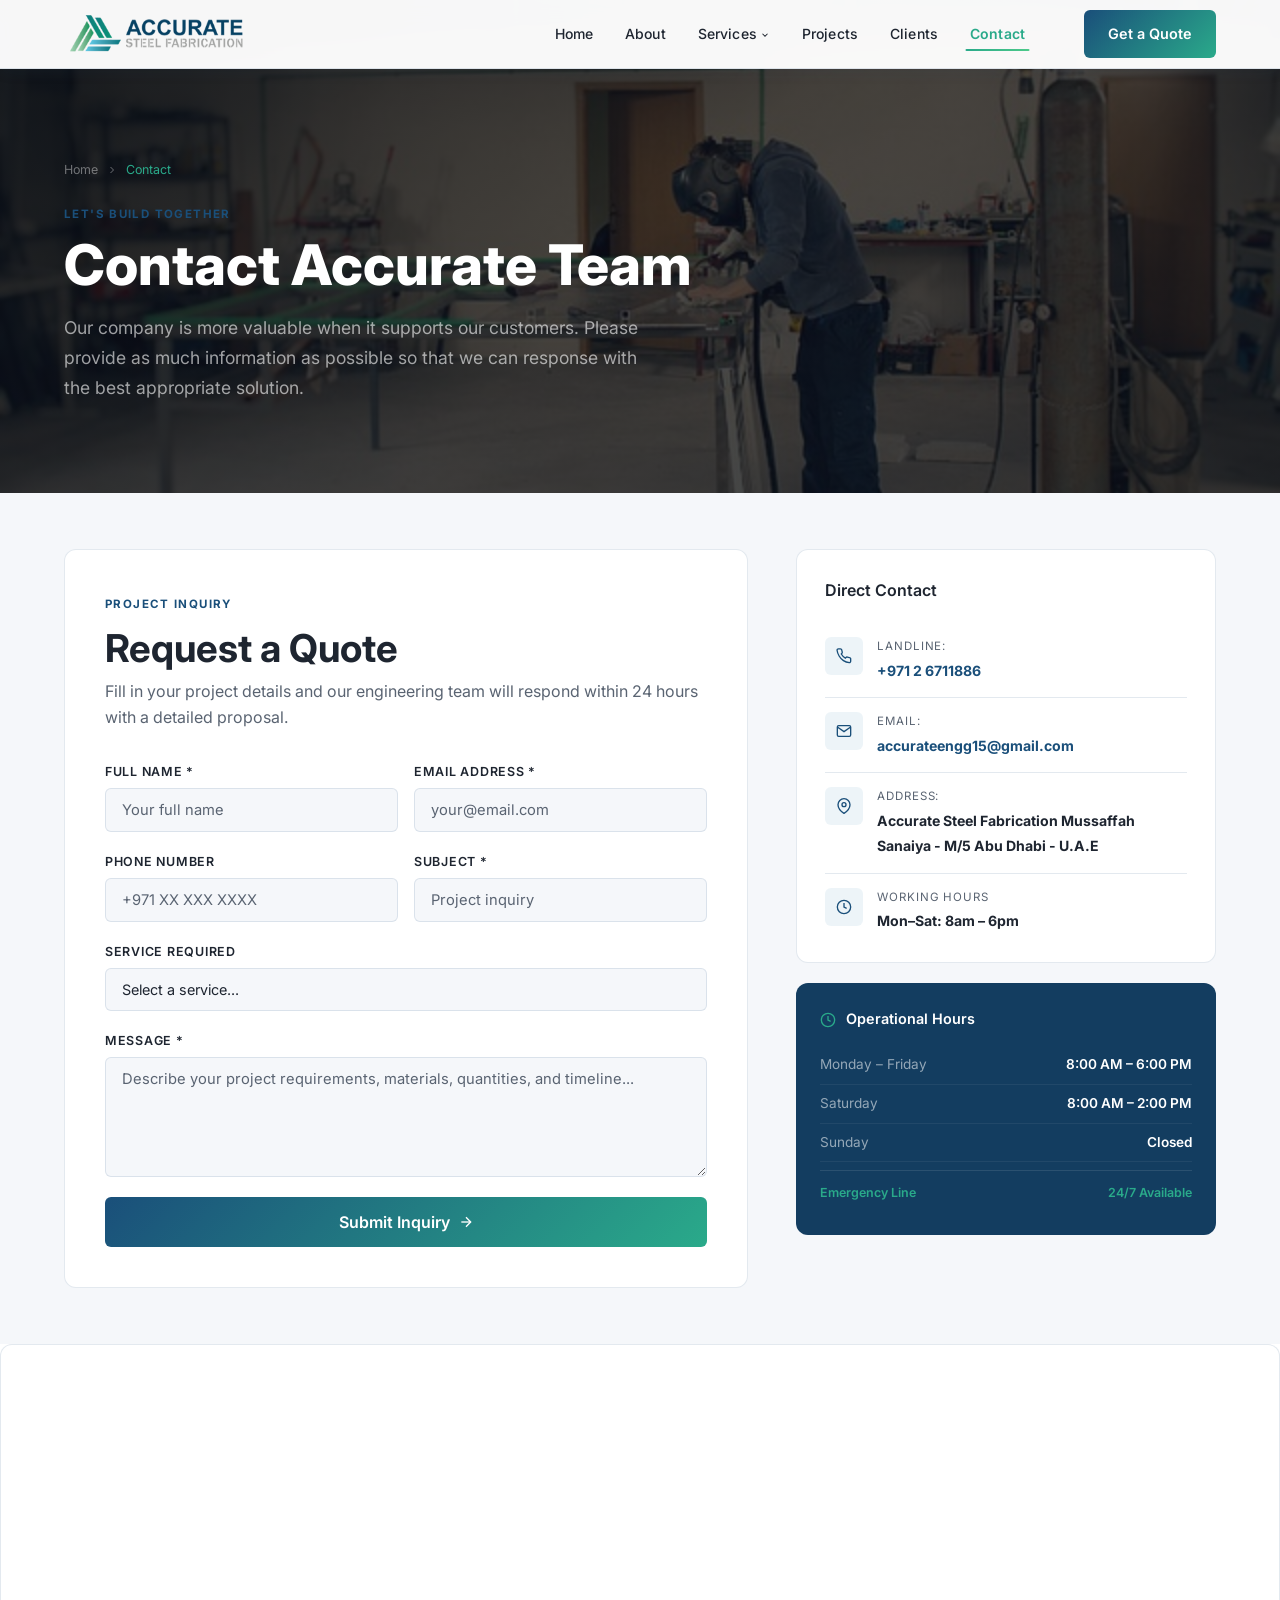
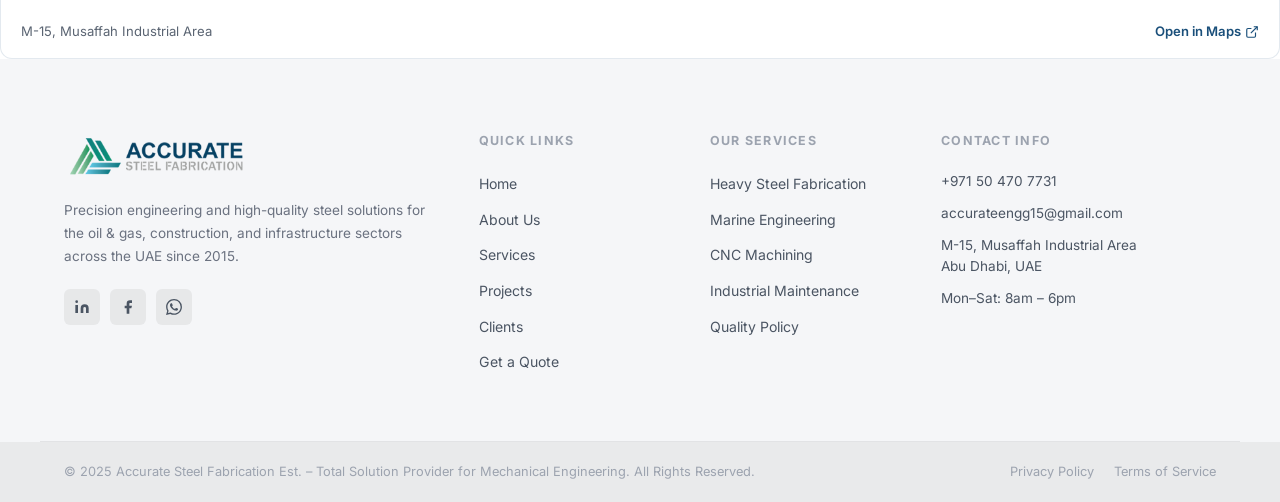
<file: contact.html>
<!DOCTYPE html>
<html lang="en">

<head>
  <meta charset="UTF-8" />
  <meta name="viewport" content="width=device-width, initial-scale=1.0" />
  <title>Contact Us | Accurate Steel Fabrication EST</title>
  <link rel="stylesheet" href="css/main.css" />
  <link rel="stylesheet" href="css/pages.css" />
  <link rel="preconnect" href="https://fonts.googleapis.com" />
  <link href="https://fonts.googleapis.com/css2?family=Inter:wght@400;500;600;700;800&display=swap" rel="stylesheet" />
</head>

<body>

  <!-- ===== HEADER ===== -->
  <header class="site-header" id="site-header">
    <div class="container nav-container">
      <a href="index.html" class="logo">
        <img src="images/logo.png" alt="Accurate Steel Fabrication" class="logo-img"
          onerror="this.style.display='none';this.nextElementSibling.style.display='flex'">
        <span class="logo-fallback">
          <span class="logo-mark">ASF</span>
          <span class="logo-text">Accurate Steel<br><small>Fabrication EST</small></span>
        </span>
      </a>
      <nav class="main-nav" id="main-nav">
        <a href="index.html">Home</a>
        <a href="about.html">About</a>
        <div class="nav-has-dropdown">
          <a href="services.html">Services<svg class="nav-chevron" viewBox="0 0 24 24" fill="none" stroke="currentColor" stroke-width="2.5"><polyline points="6 9 12 15 18 9"/></svg></a>
          <div class="nav-dropdown">
            <a href="services.html#fabrication" class="nav-dropdown-item">
              <span class="nav-dd-icon"><svg viewBox="0 0 24 24" fill="none" stroke="currentColor" stroke-width="2"><rect x="2" y="7" width="20" height="14" rx="2"/><path d="M16 7V5a2 2 0 0 0-4 0v2M8 7V5a2 2 0 0 0-4 0v2"/></svg></span>
              <span class="nav-dd-text"><strong>Steel Fabrication</strong><span>Structural & heavy steelwork</span></span>
            </a>
            <a href="services.html#marine" class="nav-dropdown-item">
              <span class="nav-dd-icon"><svg viewBox="0 0 24 24" fill="none" stroke="currentColor" stroke-width="2"><path d="M3 17l3-3 4 4 4-4 3 3"/><path d="M21 12V7H3v5"/></svg></span>
              <span class="nav-dd-text"><strong>Marine Engineering</strong><span>Ship repair & offshore</span></span>
            </a>
            <a href="services.html#cnc" class="nav-dropdown-item">
              <span class="nav-dd-icon"><svg viewBox="0 0 24 24" fill="none" stroke="currentColor" stroke-width="2"><circle cx="12" cy="12" r="3"/><path d="M19.07 4.93a10 10 0 0 1 0 14.14M4.93 4.93a10 10 0 0 0 0 14.14"/></svg></span>
              <span class="nav-dd-text"><strong>CNC Machining</strong><span>Precision ±0.01mm</span></span>
            </a>
            <a href="services.html#maintenance" class="nav-dropdown-item">
              <span class="nav-dd-icon"><svg viewBox="0 0 24 24" fill="none" stroke="currentColor" stroke-width="2"><path d="M14.7 6.3a1 1 0 0 0 0 1.4l1.6 1.6a1 1 0 0 0 1.4 0l3.77-3.77a6 6 0 0 1-7.94 7.94l-6.91 6.91a2.12 2.12 0 0 1-3-3l6.91-6.91a6 6 0 0 1 7.94-7.94l-3.76 3.76z"/></svg></span>
              <span class="nav-dd-text"><strong>Maintenance</strong><span>AMC & emergency services</span></span>
            </a>
            <div class="nav-dropdown-divider"></div>
            <a href="services.html" class="nav-dropdown-all">View All Services <svg viewBox="0 0 24 24" fill="none" stroke="currentColor" stroke-width="2.5"><line x1="5" y1="12" x2="19" y2="12"/><polyline points="12 5 19 12 12 19"/></svg></a>
          </div>
        </div>
        <a href="projects.html">Projects</a>
        <a href="clients.html">Clients</a>
        <a href="contact.html" class="active">Contact</a>
      </nav>
      <a href="contact.html" class="btn btn-primary nav-cta">Get a Quote</a>
      <button class="hamburger" id="hamburger" aria-label="Toggle menu">
        <span></span><span></span><span></span>
      </button>
    </div>
  </header>

  <!-- ===== PAGE HERO ===== -->
  <section class="page-hero page-hero--img">
    <img src="/images/emirkrasnic-business-2168424_640.jpg" alt="Steel fabrication facility interior"
      class="page-hero-bg" loading="eager" />
    <div class="page-hero-overlay"></div>
    <div class="container page-hero-content">
      <div class="breadcrumb">
        <a href="index.html">Home</a>
        <svg viewBox="0 0 24 24" fill="none" stroke="currentColor" stroke-width="2" style="width:12px;height:12px">
          <polyline points="9 18 15 12 9 6" />
        </svg>
        <span>Contact</span>
      </div>
      <span class="section-label">Let's Build Together</span>
      <h1>Contact Accurate Team</h1>
      <p>Our company is more valuable when it supports our customers. Please provide as much information as possible so
        that we can response with the best appropriate solution.</p>
    </div>
  </section>

  <!-- ===== CONTACT MAIN ===== -->
  <section class="contact-page">
    <div class="container">
      <div class="contact-page-grid">

        <!-- RFQ FORM -->
        <div class="contact-form-wrap">
          <span class="section-label">Project Inquiry</span>
          <h2>Request a Quote</h2>
          <p>Fill in your project details and our engineering team will respond within 24 hours with a detailed
            proposal.</p>

          <form class="rfq-form contact-form" id="rfq-form" novalidate>
            <div class="form-row">
              <div class="form-group">
                <label for="full-name">Full Name *</label>
                <input type="text" id="full-name" name="full_name" placeholder="Your full name" required />
              </div>
              <div class="form-group">
                <label for="email">Email Address *</label>
                <input type="email" id="email" name="email" placeholder="your@email.com" required />
              </div>
            </div>

            <div class="form-row">
              <div class="form-group">
                <label for="phone">Phone Number</label>
                <input type="tel" id="phone" name="phone" placeholder="+971 XX XXX XXXX" />
              </div>
              <div class="form-group">
                <label for="subject">Subject *</label>
                <input type="text" id="subject" name="subject" placeholder="Project inquiry" required />
              </div>
            </div>

            <div class="form-group">
              <label for="service">Service Required</label>
              <select id="service" name="service">
                <option value="">Select a service...</option>
                <option value="fabrication">Steel Fabrication &amp; Erection</option>
                <option value="marine">Marine &amp; Offshore Engineering</option>
                <option value="cnc">Precision CNC Machining</option>
                <option value="maintenance">Industrial Maintenance</option>
                <option value="other">Other</option>
              </select>
            </div>

            <div class="form-group">
              <label for="message">Message *</label>
              <textarea id="message" name="message" rows="5" placeholder="Describe your project requirements, materials, quantities, and timeline..." required></textarea>
            </div>


            <button type="submit" class="btn btn-primary btn-lg btn-full">
              Submit Inquiry
              <svg viewBox="0 0 24 24" fill="none" stroke="currentColor" stroke-width="2">
                <line x1="5" y1="12" x2="19" y2="12" />
                <polyline points="12 5 19 12 12 19" />
              </svg>
            </button>
            <div class="form-success" id="form-success" style="display:none;">
              <svg viewBox="0 0 24 24" fill="none" stroke="currentColor" stroke-width="2">
                <polyline points="20 6 9 17 4 12" />
              </svg>
              Thank you! We'll respond within 24 hours.
            </div>
          </form>
        </div>

        <!-- SIDEBAR -->
        <div class="contact-sidebar">

          <div class="contact-info-card">
            <h3>Direct Contact</h3>
            <div class="contact-detail">
              <div class="cd-icon"><svg viewBox="0 0 24 24" fill="none" stroke="currentColor" stroke-width="2">
                  <path
                    d="M22 16.92v3a2 2 0 0 1-2.18 2 19.79 19.79 0 0 1-8.63-3.07A19.5 19.5 0 0 1 4.69 12 19.79 19.79 0 0 1 1.61 3.4 2 2 0 0 1 3.6 1.22h3a2 2 0 0 1 2 1.72c.127.96.361 1.903.7 2.81a2 2 0 0 1-.45 2.11L7.91 8.96a16 16 0 0 0 6.13 6.13l.95-.95a2 2 0 0 1 2.11-.45c.907.339 1.85.573 2.81.7A2 2 0 0 1 22 16.92z" />
                </svg></div>
              <div>
                <span>Landline: </span>
                <strong><a href="tel:+971504707731">+971 2 6711886</a></strong>
              </div>
            </div>
            <div class="contact-detail">
              <div class="cd-icon"><svg viewBox="0 0 24 24" fill="none" stroke="currentColor" stroke-width="2">
                  <path d="M4 4h16c1.1 0 2 .9 2 2v12c0 1.1-.9 2-2 2H4c-1.1 0-2-.9-2-2V6c0-1.1.9-2 2-2z" />
                  <polyline points="22,6 12,13 2,6" />
                </svg></div>
              <div>
                <span>Email: </span>
                <strong><a href="mailto:accurateengg15@gmail.com">accurateengg15@gmail.com</a></strong>
              </div>
            </div>
            <div class="contact-detail">
              <div class="cd-icon"><svg viewBox="0 0 24 24" fill="none" stroke="currentColor" stroke-width="2">
                  <path d="M21 10c0 7-9 13-9 13s-9-6-9-13a9 9 0 0 1 18 0z" />
                  <circle cx="12" cy="10" r="3" />
                </svg></div>
              <div>
                <span>Address:</span>
                <strong> Accurate Steel Fabrication Mussaffah
                  Sanaiya - M/5 Abu Dhabi - U.A.E</strong>
              </div>
            </div>
            <div class="contact-detail">
              <div class="cd-icon"><svg viewBox="0 0 24 24" fill="none" stroke="currentColor" stroke-width="2">
                  <circle cx="12" cy="12" r="10" />
                  <polyline points="12 6 12 12 16 14" />
                </svg></div>
              <div>
                <span>Working Hours</span>
                <strong>Mon–Sat: 8am – 6pm</strong>
              </div>
            </div>
          </div>



          <!-- HOURS -->
          <div class="hours-card">
            <h4>
              <svg viewBox="0 0 24 24" fill="none" stroke="currentColor" stroke-width="2"
                style="width:16px;height:16px;display:inline;vertical-align:middle;margin-right:6px;color:var(--teal)">
                <circle cx="12" cy="12" r="10" />
                <polyline points="12 6 12 12 16 14" />
              </svg>
              Operational Hours
            </h4>
            <div class="hours-row"><span>Monday – Friday</span><span>8:00 AM – 6:00 PM</span></div>
            <div class="hours-row"><span>Saturday</span><span>8:00 AM – 2:00 PM</span></div>
            <div class="hours-row"><span>Sunday</span><span class="closed">Closed</span></div>
            <div class="hours-row" style="border-top:1px solid rgba(255,255,255,0.1);margin-top:8px;padding-top:12px;">
              <span style="color:var(--teal);font-size:0.78rem;font-weight:600;">Emergency Line</span>
              <span style="color:var(--teal);font-size:0.78rem;font-weight:600;">24/7 Available</span>
            </div>
          </div>



        </div>
      </div>
    </div>
  </section>
  <!-- GOOGLE MAPS EMBED -->
  <div class="map-card">
    <iframe class="map-embed"
      src="https://www.google.com/maps/embed?pb=!1m18!1m12!1m3!1d3632.0!2d54.5!3d24.35!2m3!1f0!2f0!3f0!3m2!1i1024!2i768!4f13.1!3m3!1m2!1s0x3e5e4a0000000001%3A0x1!2sMussafah+Industrial+Area%2C+Abu+Dhabi!5e0!3m2!1sen!2sae!4v1700000000000!5m2!1sen!2sae"
      allowfullscreen="" loading="lazy" referrerpolicy="no-referrer-when-downgrade"
      title="Accurate Steel Fabrication Location - Musaffah, Abu Dhabi">
    </iframe>
    <div class="map-footer">
      <span>M-15, Musaffah Industrial Area</span>
      <a href="https://maps.google.com/?q=Musaffah+Industrial+Area+Abu+Dhabi" target="_blank" rel="noopener">
        Open in Maps
        <svg viewBox="0 0 24 24" fill="none" stroke="currentColor" stroke-width="2">
          <path d="M18 13v6a2 2 0 0 1-2 2H5a2 2 0 0 1-2-2V8a2 2 0 0 1 2-2h6" />
          <polyline points="15 3 21 3 21 9" />
          <line x1="10" y1="14" x2="21" y2="3" />
        </svg>
      </a>
    </div>
  </div>
 

  <!-- ===== FOOTER ===== -->
  <footer class="site-footer">
    <div class="container footer-grid">
      <div class="footer-brand">
        <a href="index.html" class="logo logo--light">
          <img src="images/logo.png" alt="Accurate Steel Fabrication" class="logo-img"
            onerror="this.style.display='none';this.nextElementSibling.style.display='flex'">
          <span class="logo-fallback">
            <span class="logo-mark">ASF</span>
            <span class="logo-text">Accurate Steel<br><small>Fabrication EST</small></span>
          </span>
        </a>
        <p>Precision engineering and high-quality steel solutions for the oil &amp; gas, construction, and
          infrastructure sectors across the UAE since 2015.</p>
        <div class="social-links">
          <a href="#" aria-label="LinkedIn"><svg viewBox="0 0 24 24" fill="currentColor">
              <path d="M16 8a6 6 0 0 1 6 6v7h-4v-7a2 2 0 0 0-4 0v7h-4v-7a6 6 0 0 1 6-6z" />
              <rect x="2" y="9" width="4" height="12" />
              <circle cx="4" cy="4" r="2" />
            </svg></a>
          <a href="#" aria-label="Facebook"><svg viewBox="0 0 24 24" fill="currentColor">
              <path d="M18 2h-3a5 5 0 0 0-5 5v3H7v4h3v8h4v-8h3l1-4h-4V7a1 1 0 0 1 1-1h3z" />
            </svg></a>
          <a href="https://wa.me/971504707731" target="_blank" rel="noopener" aria-label="WhatsApp"><svg viewBox="0 0 24 24" fill="currentColor">
              <path d="M17.472 14.382c-.297-.149-1.758-.867-2.03-.967-.273-.099-.471-.148-.67.15-.197.297-.767.966-.94 1.164-.173.199-.347.223-.644.075-.297-.15-1.255-.463-2.39-1.475-.883-.788-1.48-1.761-1.653-2.059-.173-.297-.018-.458.13-.606.134-.133.298-.347.446-.52.149-.174.198-.298.298-.497.099-.198.05-.371-.025-.52-.075-.149-.669-1.612-.916-2.207-.242-.579-.487-.5-.669-.51-.173-.008-.371-.01-.57-.01-.198 0-.52.074-.792.372-.272.297-1.04 1.016-1.04 2.479 0 1.462 1.065 2.875 1.213 3.074.149.198 2.096 3.2 5.077 4.487.709.306 1.262.489 1.694.625.712.227 1.36.195 1.871.118.571-.085 1.758-.719 2.006-1.413.248-.694.248-1.289.173-1.413-.074-.124-.272-.198-.57-.347m-5.421 7.403h-.004a9.87 9.87 0 0 1-5.031-1.378l-.361-.214-3.741.982.998-3.648-.235-.374a9.86 9.86 0 0 1-1.51-5.26c.001-5.45 4.436-9.884 9.888-9.884 2.64 0 5.122 1.03 6.988 2.898a9.825 9.825 0 0 1 2.893 6.994c-.003 5.45-4.437 9.884-9.885 9.884m8.413-18.297A11.815 11.815 0 0 0 12.05 0C5.495 0 .16 5.335.157 11.892c0 2.096.547 4.142 1.588 5.945L.057 24l6.305-1.654a11.882 11.882 0 0 0 5.683 1.448h.005c6.554 0 11.89-5.335 11.893-11.893a11.821 11.821 0 0 0-3.48-8.413z" />
            </svg></a>
        </div>
      </div>
      <div class="footer-col">
        <h4>Quick Links</h4>
        <ul>
          <li><a href="index.html">Home</a></li>
          <li><a href="about.html">About Us</a></li>
          <li><a href="services.html">Services</a></li>
          <li><a href="projects.html">Projects</a></li>
          <li><a href="clients.html">Clients</a></li>
          <li><a href="contact.html">Get a Quote</a></li>
        </ul>
      </div>
      <div class="footer-col">
        <h4>Our Services</h4>
        <ul>
          <li><a href="services.html#fabrication">Heavy Steel Fabrication</a></li>
          <li><a href="services.html#marine">Marine Engineering</a></li>
          <li><a href="services.html#cnc">CNC Machining</a></li>
          <li><a href="services.html#maintenance">Industrial Maintenance</a></li>
          <li><a href="about.html#quality">Quality Policy</a></li>
        </ul>
      </div>
      <div class="footer-col">
        <h4>Contact Info</h4>
        <ul class="contact-list">
          <li>+971 50 470 7731</li>
          <li>accurateengg15@gmail.com</li>
          <li>M-15, Musaffah Industrial Area<br>Abu Dhabi, UAE</li>
          <li>Mon–Sat: 8am – 6pm</li>
        </ul>
      </div>
    </div>
    <div class="footer-bottom">
      <div class="container">
        <p>&copy; 2025 Accurate Steel Fabrication Est. – Total Solution Provider for Mechanical Engineering. All Rights Reserved.</p>
        <div class="footer-links"><a href="#">Privacy Policy</a><a href="#">Terms of Service</a></div>
      </div>
    </div>
  </footer>

  <script src="js/main.js"></script>
</body>

</html>
</file>
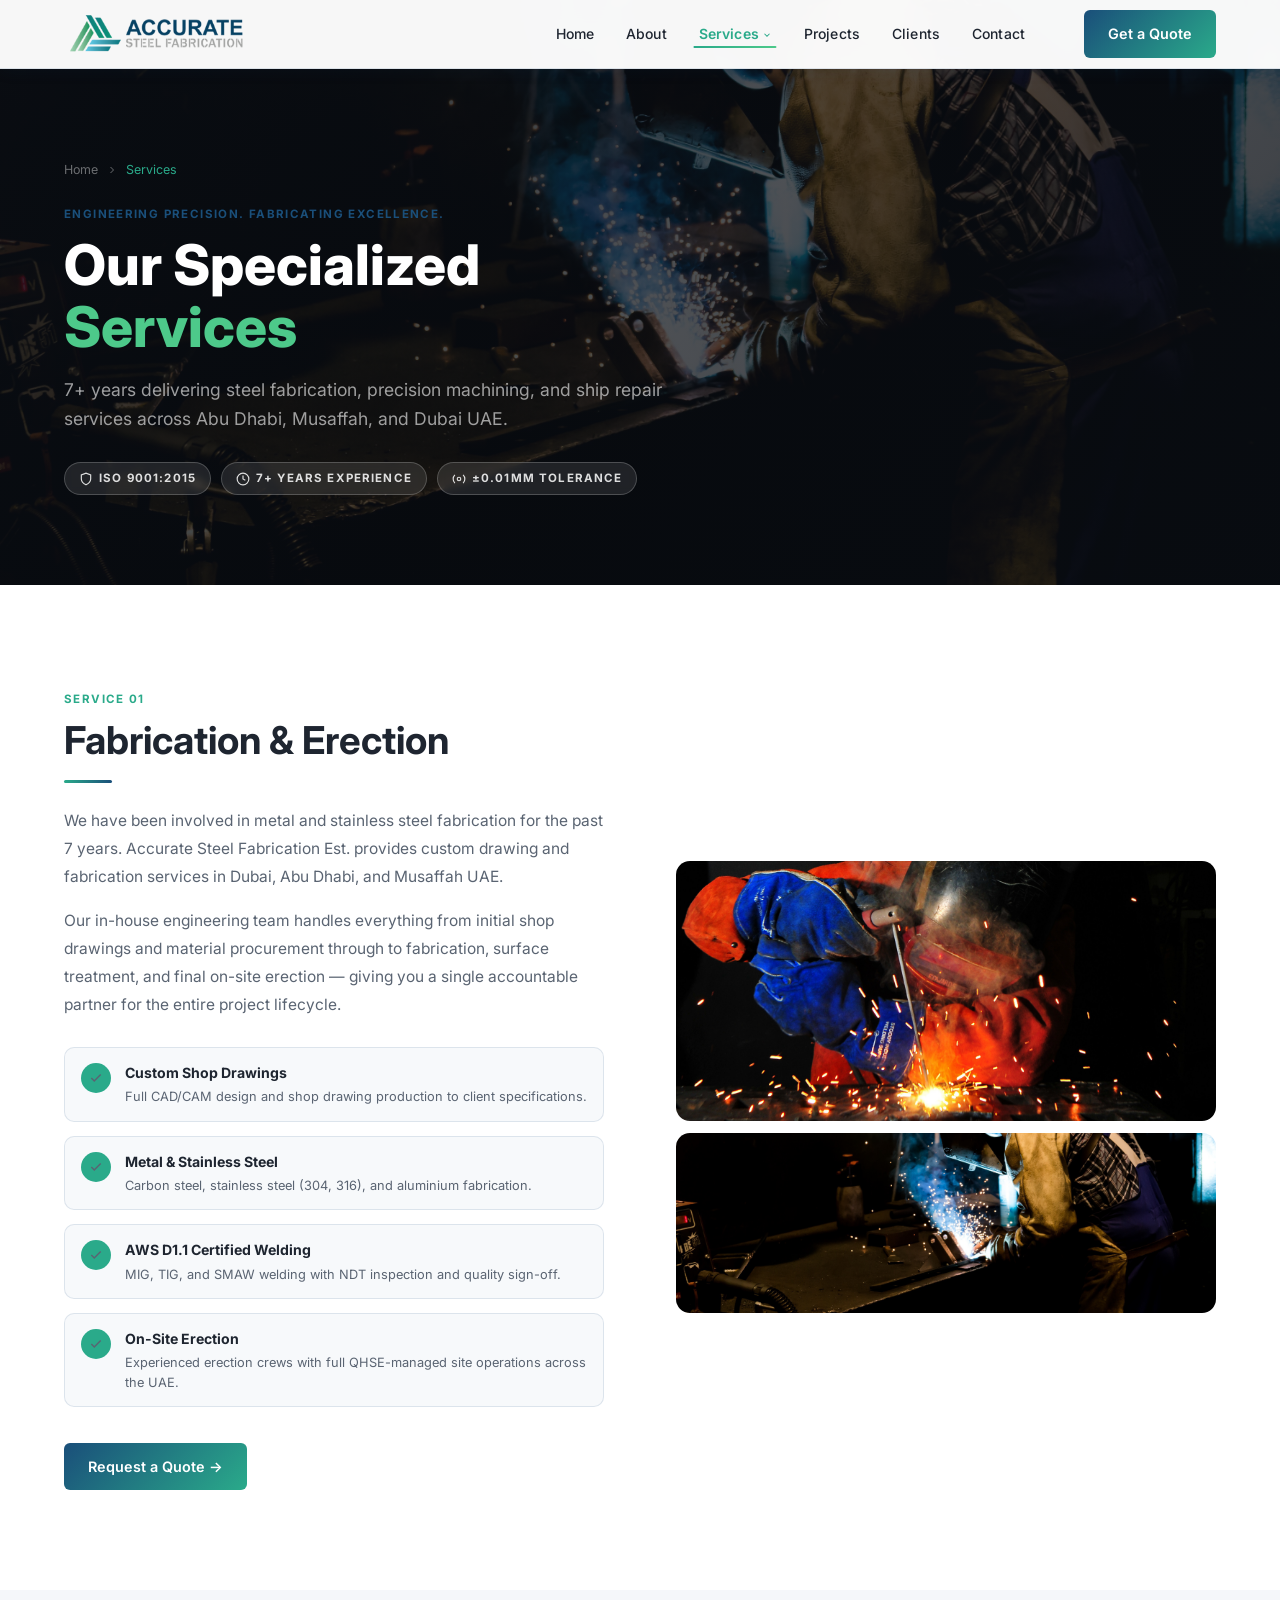
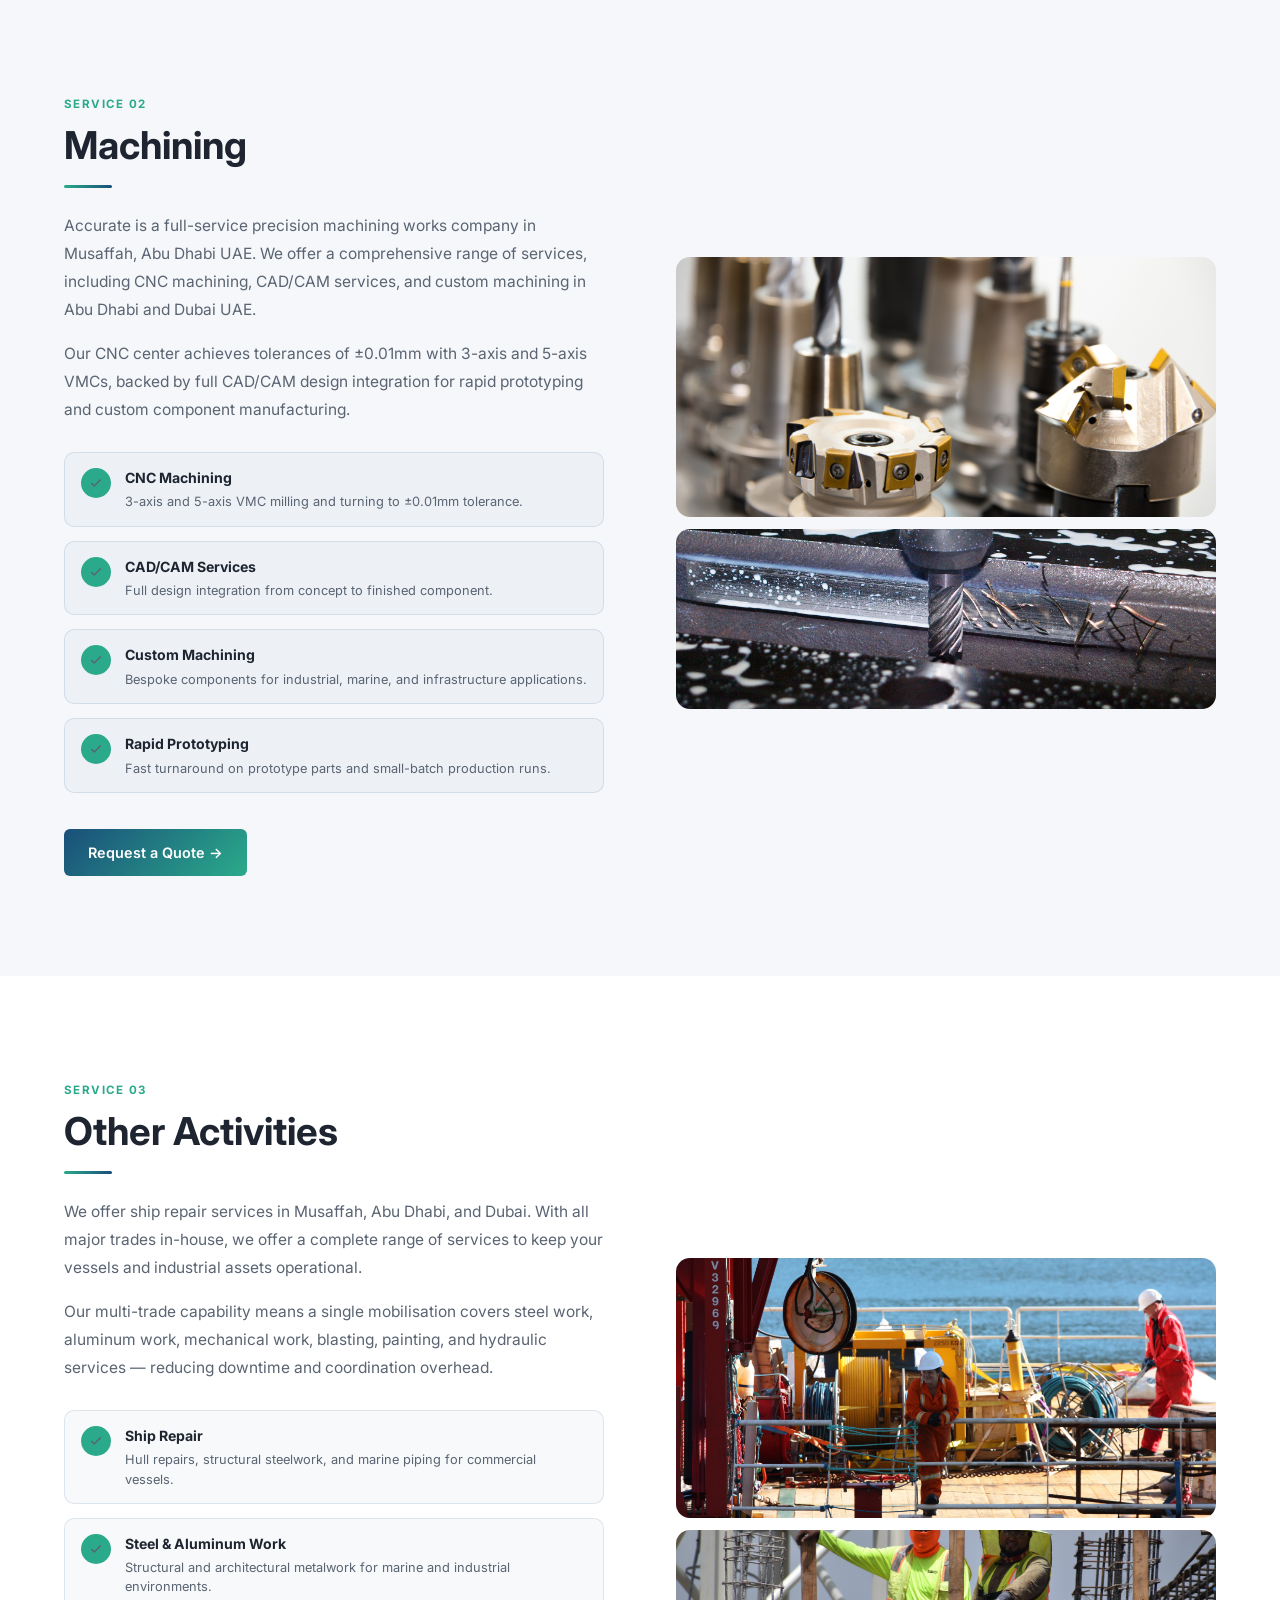
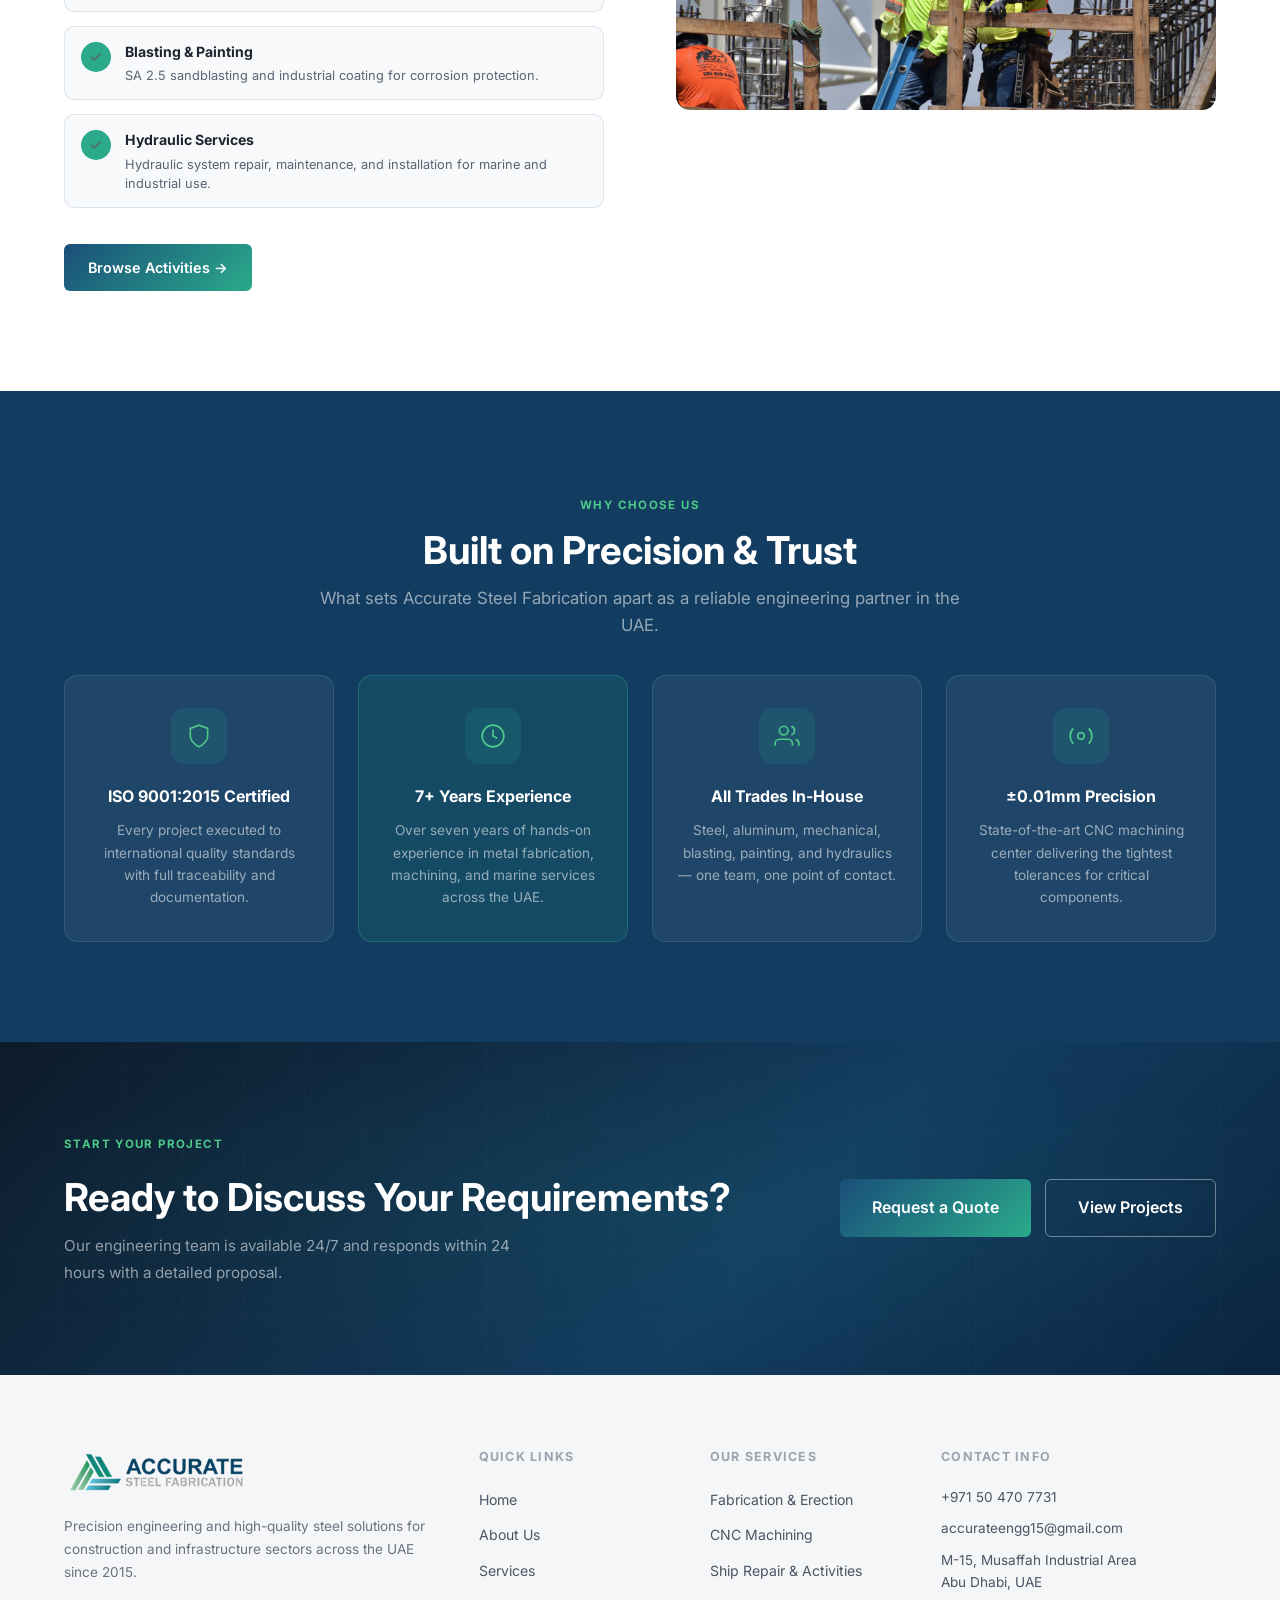
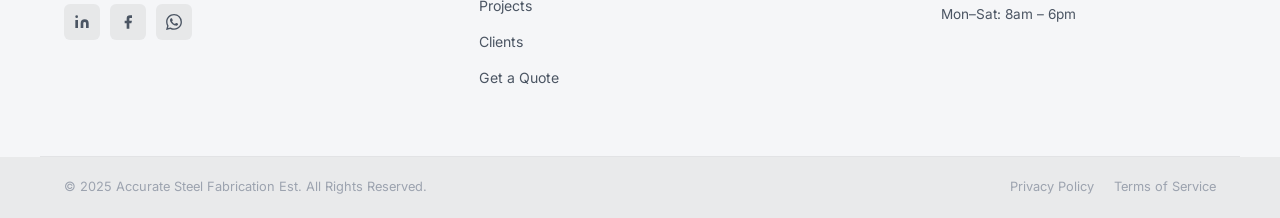
<file: services.html>
<!DOCTYPE html>
<html lang="en">

<head>
  <meta charset="UTF-8" />
  <meta name="viewport" content="width=device-width, initial-scale=1.0" />
  <title>Services | Accurate Steel Fabrication EST</title>
  <meta name="description" content="Steel fabrication & erection, precision CNC machining, and ship repair services in Musaffah, Abu Dhabi, UAE." />
  <link rel="stylesheet" href="css/main.css" />
  <link rel="stylesheet" href="css/pages.css" />
  <link rel="stylesheet" href="css/services-page.css" />
  <link rel="preconnect" href="https://fonts.googleapis.com" />
  <link href="https://fonts.googleapis.com/css2?family=Inter:wght@400;500;600;700;800&display=swap" rel="stylesheet" />
</head>

<body>

  <!-- ===== HEADER ===== -->
  <header class="site-header" id="site-header">
    <div class="container nav-container">
      <a href="index.html" class="logo">
        <img src="images/logo.png" alt="Accurate Steel Fabrication" class="logo-img"
          onerror="this.style.display='none';this.nextElementSibling.style.display='flex'">
        <span class="logo-fallback">
          <span class="logo-mark">ASF</span>
          <span class="logo-text">Accurate Steel<br><small>Fabrication EST</small></span>
        </span>
      </a>
      <nav class="main-nav" id="main-nav">
        <a href="index.html">Home</a>
        <a href="about.html">About</a>
        <div class="nav-has-dropdown">
          <a href="services.html" class="active">Services<svg class="nav-chevron" viewBox="0 0 24 24" fill="none" stroke="currentColor" stroke-width="2.5"><polyline points="6 9 12 15 18 9"/></svg></a>
          <div class="nav-dropdown">
            <a href="#fabrication" class="nav-dropdown-item">
              <span class="nav-dd-icon"><svg viewBox="0 0 24 24" fill="none" stroke="currentColor" stroke-width="2"><path d="M14.7 6.3a1 1 0 0 0 0 1.4l1.6 1.6a1 1 0 0 0 1.4 0l3.77-3.77a6 6 0 0 1-7.94 7.94l-6.91 6.91a2.12 2.12 0 0 1-3-3l6.91-6.91a6 6 0 0 1 7.94-7.94l-3.76 3.76z"/></svg></span>
              <span class="nav-dd-text"><strong>Fabrication &amp; Erection</strong><span>Metal &amp; stainless steel</span></span>
            </a>
            <a href="#machining" class="nav-dropdown-item">
              <span class="nav-dd-icon"><svg viewBox="0 0 24 24" fill="none" stroke="currentColor" stroke-width="2"><circle cx="12" cy="12" r="3"/><path d="M19.07 4.93a10 10 0 0 1 0 14.14M4.93 4.93a10 10 0 0 0 0 14.14"/></svg></span>
              <span class="nav-dd-text"><strong>CNC Machining</strong><span>Precision ±0.01mm</span></span>
            </a>
            <a href="#activities" class="nav-dropdown-item">
              <span class="nav-dd-icon"><svg viewBox="0 0 24 24" fill="none" stroke="currentColor" stroke-width="2"><path d="M3 17l3-3 4 4 4-4 3 3"/><path d="M21 12V7H3v5"/></svg></span>
              <span class="nav-dd-text"><strong>Other Activities</strong><span>Ship repair &amp; more</span></span>
            </a>
            <div class="nav-dropdown-divider"></div>
            <a href="contact.html" class="nav-dropdown-all">Get a Quote <svg viewBox="0 0 24 24" fill="none" stroke="currentColor" stroke-width="2.5"><line x1="5" y1="12" x2="19" y2="12"/><polyline points="12 5 19 12 12 19"/></svg></a>
          </div>
        </div>
        <a href="projects.html">Projects</a>
        <a href="clients.html">Clients</a>
        <a href="contact.html">Contact</a>
      </nav>
      <a href="contact.html" class="btn btn-primary nav-cta">Get a Quote</a>
      <button class="hamburger" id="hamburger" aria-label="Toggle menu">
        <span></span><span></span><span></span>
      </button>
    </div>
  </header>

  <!-- ===== PAGE HERO ===== -->
  <section class="page-hero page-hero--img">
    <img src="images/jarmoluk-welding-2819147.jpg" alt="Steel fabrication welding" class="page-hero-bg" loading="eager" />
    <div class="page-hero-overlay"></div>
    <div class="container page-hero-content">
      <div class="breadcrumb">
        <a href="index.html">Home</a>
        <svg viewBox="0 0 24 24" fill="none" stroke="currentColor" stroke-width="2" style="width:12px;height:12px"><polyline points="9 18 15 12 9 6"/></svg>
        <span>Services</span>
      </div>
      <span class="section-label">Engineering Precision. Fabricating Excellence.</span>
      <h1>Our Specialized<br><span style="color:var(--brand-teal-l)">Services</span></h1>
      <p>7+ years delivering steel fabrication, precision machining, and ship repair services across Abu Dhabi, Musaffah, and Dubai UAE.</p>
      <div class="svc-hero-badges">
        <span class="svc-hero-badge"><svg viewBox="0 0 24 24" fill="none" stroke="currentColor" stroke-width="2" width="14" height="14"><path d="M12 22s8-4 8-10V5l-8-3-8 3v7c0 6 8 10 8 10z"/></svg>ISO 9001:2015</span>
        <span class="svc-hero-badge"><svg viewBox="0 0 24 24" fill="none" stroke="currentColor" stroke-width="2" width="14" height="14"><circle cx="12" cy="12" r="10"/><polyline points="12 6 12 12 16 14"/></svg>7+ Years Experience</span>
        <span class="svc-hero-badge"><svg viewBox="0 0 24 24" fill="none" stroke="currentColor" stroke-width="2" width="14" height="14"><circle cx="12" cy="12" r="3"/><path d="M19.07 4.93a10 10 0 0 1 0 14.14M4.93 4.93a10 10 0 0 0 0 14.14"/></svg>±0.01mm Tolerance</span>
      </div>
    </div>
  </section>

  <!-- ===== SERVICE 1: FABRICATION & ERECTION ===== -->
  <section class="sp-service" id="fabrication">
    <div class="container">
      <div class="sp-service-grid">
        <div class="sp-service-content">
          <span class="section-label">Service 01</span>
          <h2>Fabrication &amp; Erection</h2>
          <div class="sp-divider"></div>
          <p>We have been involved in metal and stainless steel fabrication for the past 7 years. Accurate Steel Fabrication Est. provides custom drawing and fabrication services in Dubai, Abu Dhabi, and Musaffah UAE.</p>
          <p>Our in-house engineering team handles everything from initial shop drawings and material procurement through to fabrication, surface treatment, and final on-site erection — giving you a single accountable partner for the entire project lifecycle.</p>
          <ul class="sp-feature-list">
            <li>
              <span class="sp-feature-icon"><svg viewBox="0 0 24 24" fill="none" stroke="currentColor" stroke-width="2.5"><polyline points="20 6 9 17 4 12"/></svg></span>
              <div><strong>Custom Shop Drawings</strong><span>Full CAD/CAM design and shop drawing production to client specifications.</span></div>
            </li>
            <li>
              <span class="sp-feature-icon"><svg viewBox="0 0 24 24" fill="none" stroke="currentColor" stroke-width="2.5"><polyline points="20 6 9 17 4 12"/></svg></span>
              <div><strong>Metal &amp; Stainless Steel</strong><span>Carbon steel, stainless steel (304, 316), and aluminium fabrication.</span></div>
            </li>
            <li>
              <span class="sp-feature-icon"><svg viewBox="0 0 24 24" fill="none" stroke="currentColor" stroke-width="2.5"><polyline points="20 6 9 17 4 12"/></svg></span>
              <div><strong>AWS D1.1 Certified Welding</strong><span>MIG, TIG, and SMAW welding with NDT inspection and quality sign-off.</span></div>
            </li>
            <li>
              <span class="sp-feature-icon"><svg viewBox="0 0 24 24" fill="none" stroke="currentColor" stroke-width="2.5"><polyline points="20 6 9 17 4 12"/></svg></span>
              <div><strong>On-Site Erection</strong><span>Experienced erection crews with full QHSE-managed site operations across the UAE.</span></div>
            </li>
          </ul>
          <a href="contact.html" class="btn btn-primary">Request a Quote &rarr;</a>
        </div>
        <div class="sp-service-images">
          <div class="sp-img-main">
            <img src="images/gabrielroma-weld-2378668.jpg" alt="Steel fabrication workshop" loading="lazy" />
          </div>
          <div class="sp-img-secondary">
            <img src="images/jarmoluk-welding-2819147.jpg" alt="Certified welding operations" loading="lazy" />
          </div>
        </div>
      </div>
    </div>
  </section>

  <!-- ===== SERVICE 2: MACHINING ===== -->
  <section class="sp-service sp-service--alt" id="machining">
    <div class="container">
      <div class="sp-service-grid sp-service-grid--reverse">
        <div class="sp-service-images">
          <div class="sp-img-main">
            <img src="images/blickpixel-milling-444493.jpg" alt="CNC machining precision" loading="lazy" />
          </div>
          <div class="sp-img-secondary">
            <img src="images/gefrorene_wand-milling-1151358.jpg" alt="Precision milling operations" loading="lazy" />
          </div>
        </div>
        <div class="sp-service-content">
          <span class="section-label">Service 02</span>
          <h2>Machining</h2>
          <div class="sp-divider"></div>
          <p>Accurate is a full-service precision machining works company in Musaffah, Abu Dhabi UAE. We offer a comprehensive range of services, including CNC machining, CAD/CAM services, and custom machining in Abu Dhabi and Dubai UAE.</p>
          <p>Our CNC center achieves tolerances of ±0.01mm with 3-axis and 5-axis VMCs, backed by full CAD/CAM design integration for rapid prototyping and custom component manufacturing.</p>
          <ul class="sp-feature-list">
            <li>
              <span class="sp-feature-icon"><svg viewBox="0 0 24 24" fill="none" stroke="currentColor" stroke-width="2.5"><polyline points="20 6 9 17 4 12"/></svg></span>
              <div><strong>CNC Machining</strong><span>3-axis and 5-axis VMC milling and turning to ±0.01mm tolerance.</span></div>
            </li>
            <li>
              <span class="sp-feature-icon"><svg viewBox="0 0 24 24" fill="none" stroke="currentColor" stroke-width="2.5"><polyline points="20 6 9 17 4 12"/></svg></span>
              <div><strong>CAD/CAM Services</strong><span>Full design integration from concept to finished component.</span></div>
            </li>
            <li>
              <span class="sp-feature-icon"><svg viewBox="0 0 24 24" fill="none" stroke="currentColor" stroke-width="2.5"><polyline points="20 6 9 17 4 12"/></svg></span>
              <div><strong>Custom Machining</strong><span>Bespoke components for industrial, marine, and infrastructure applications.</span></div>
            </li>
            <li>
              <span class="sp-feature-icon"><svg viewBox="0 0 24 24" fill="none" stroke="currentColor" stroke-width="2.5"><polyline points="20 6 9 17 4 12"/></svg></span>
              <div><strong>Rapid Prototyping</strong><span>Fast turnaround on prototype parts and small-batch production runs.</span></div>
            </li>
          </ul>
          <a href="contact.html" class="btn btn-primary">Request a Quote &rarr;</a>
        </div>
      </div>
    </div>
  </section>

  <!-- ===== SERVICE 3: OTHER ACTIVITIES ===== -->
  <section class="sp-service" id="activities">
    <div class="container">
      <div class="sp-service-grid">
        <div class="sp-service-content">
          <span class="section-label">Service 03</span>
          <h2>Other Activities</h2>
          <div class="sp-divider"></div>
          <p>We offer ship repair services in Musaffah, Abu Dhabi, and Dubai. With all major trades in-house, we offer a complete range of services to keep your vessels and industrial assets operational.</p>
          <p>Our multi-trade capability means a single mobilisation covers steel work, aluminum work, mechanical work, blasting, painting, and hydraulic services — reducing downtime and coordination overhead.</p>
          <ul class="sp-feature-list">
            <li>
              <span class="sp-feature-icon"><svg viewBox="0 0 24 24" fill="none" stroke="currentColor" stroke-width="2.5"><polyline points="20 6 9 17 4 12"/></svg></span>
              <div><strong>Ship Repair</strong><span>Hull repairs, structural steelwork, and marine piping for commercial vessels.</span></div>
            </li>
            <li>
              <span class="sp-feature-icon"><svg viewBox="0 0 24 24" fill="none" stroke="currentColor" stroke-width="2.5"><polyline points="20 6 9 17 4 12"/></svg></span>
              <div><strong>Steel &amp; Aluminum Work</strong><span>Structural and architectural metalwork for marine and industrial environments.</span></div>
            </li>
            <li>
              <span class="sp-feature-icon"><svg viewBox="0 0 24 24" fill="none" stroke="currentColor" stroke-width="2.5"><polyline points="20 6 9 17 4 12"/></svg></span>
              <div><strong>Blasting &amp; Painting</strong><span>SA 2.5 sandblasting and industrial coating for corrosion protection.</span></div>
            </li>
            <li>
              <span class="sp-feature-icon"><svg viewBox="0 0 24 24" fill="none" stroke="currentColor" stroke-width="2.5"><polyline points="20 6 9 17 4 12"/></svg></span>
              <div><strong>Hydraulic Services</strong><span>Hydraulic system repair, maintenance, and installation for marine and industrial use.</span></div>
            </li>
          </ul>
          <a href="contact.html" class="btn btn-primary">Browse Activities &rarr;</a>
        </div>
        <div class="sp-service-images">
          <div class="sp-img-main">
            <img src="images/beautiful-moments-marine-4019745.jpg" alt="Ship repair services" loading="lazy" />
          </div>
          <div class="sp-img-secondary">
            <img src="images/artisticoperations-construction-6475766.jpg" alt="Industrial maintenance work" loading="lazy" />
          </div>
        </div>
      </div>
    </div>
  </section>

  <!-- ===== WHY CHOOSE US ===== -->
  <section class="sp-why">
    <div class="container">
      <div class="section-header">
        <span class="section-label">Why Choose Us</span>
        <h2>Built on Precision &amp; Trust</h2>
        <p>What sets Accurate Steel Fabrication apart as a reliable engineering partner in the UAE.</p>
      </div>
      <div class="sp-why-grid">
        <div class="sp-why-card">
          <div class="sp-why-icon">
            <svg viewBox="0 0 24 24" fill="none" stroke="currentColor" stroke-width="1.5"><path d="M12 22s8-4 8-10V5l-8-3-8 3v7c0 6 8 10 8 10z"/></svg>
          </div>
          <h4>ISO 9001:2015 Certified</h4>
          <p>Every project executed to international quality standards with full traceability and documentation.</p>
        </div>
        <div class="sp-why-card sp-why-card--featured">
          <div class="sp-why-icon">
            <svg viewBox="0 0 24 24" fill="none" stroke="currentColor" stroke-width="1.5"><circle cx="12" cy="12" r="10"/><polyline points="12 6 12 12 16 14"/></svg>
          </div>
          <h4>7+ Years Experience</h4>
          <p>Over seven years of hands-on experience in metal fabrication, machining, and marine services across the UAE.</p>
        </div>
        <div class="sp-why-card">
          <div class="sp-why-icon">
            <svg viewBox="0 0 24 24" fill="none" stroke="currentColor" stroke-width="1.5"><path d="M17 21v-2a4 4 0 0 0-4-4H5a4 4 0 0 0-4 4v2"/><circle cx="9" cy="7" r="4"/><path d="M23 21v-2a4 4 0 0 0-3-3.87"/><path d="M16 3.13a4 4 0 0 1 0 7.75"/></svg>
          </div>
          <h4>All Trades In-House</h4>
          <p>Steel, aluminum, mechanical, blasting, painting, and hydraulics — one team, one point of contact.</p>
        </div>
        <div class="sp-why-card">
          <div class="sp-why-icon">
            <svg viewBox="0 0 24 24" fill="none" stroke="currentColor" stroke-width="1.5"><circle cx="12" cy="12" r="3"/><path d="M19.07 4.93a10 10 0 0 1 0 14.14M4.93 4.93a10 10 0 0 0 0 14.14"/></svg>
          </div>
          <h4>±0.01mm Precision</h4>
          <p>State-of-the-art CNC machining center delivering the tightest tolerances for critical components.</p>
        </div>
      </div>
    </div>
  </section>

  <!-- ===== CTA ===== -->
  <section class="pj-cta">
    <div class="container">
      <div class="pj-cta-inner">
        <div class="pj-cta-text">
          <span class="section-label" style="color:var(--brand-teal-l)">Start Your Project</span>
          <h2>Ready to Discuss Your Requirements?</h2>
          <p>Our engineering team is available 24/7 and responds within 24 hours with a detailed proposal.</p>
        </div>
        <div class="pj-cta-actions">
          <a href="contact.html" class="btn btn-primary btn-lg">Request a Quote</a>
          <a href="projects.html" class="btn btn-outline btn-lg">View Projects</a>
        </div>
      </div>
    </div>
  </section>

  <!-- ===== FOOTER ===== -->
  <footer class="site-footer">
    <div class="container footer-grid">
      <div class="footer-brand">
        <a href="index.html" class="logo logo--light">
          <img src="images/logo.png" alt="Accurate Steel Fabrication" class="logo-img"
            onerror="this.style.display='none';this.nextElementSibling.style.display='flex'">
          <span class="logo-fallback">
            <span class="logo-mark">ASF</span>
            <span class="logo-text">Accurate Steel<br><small>Fabrication EST</small></span>
          </span>
        </a>
        <p>Precision engineering and high-quality steel solutions for construction and infrastructure sectors across the UAE since 2015.</p>
        <div class="social-links">
          <a href="#" aria-label="LinkedIn"><svg viewBox="0 0 24 24" fill="currentColor"><path d="M16 8a6 6 0 0 1 6 6v7h-4v-7a2 2 0 0 0-4 0v7h-4v-7a6 6 0 0 1 6-6z"/><rect x="2" y="9" width="4" height="12"/><circle cx="4" cy="4" r="2"/></svg></a>
          <a href="#" aria-label="Facebook"><svg viewBox="0 0 24 24" fill="currentColor"><path d="M18 2h-3a5 5 0 0 0-5 5v3H7v4h3v8h4v-8h3l1-4h-4V7a1 1 0 0 1 1-1h3z"/></svg></a>
          <a href="https://wa.me/971504707731" target="_blank" rel="noopener" aria-label="WhatsApp"><svg viewBox="0 0 24 24" fill="currentColor"><path d="M17.472 14.382c-.297-.149-1.758-.867-2.03-.967-.273-.099-.471-.148-.67.15-.197.297-.767.966-.94 1.164-.173.199-.347.223-.644.075-.297-.15-1.255-.463-2.39-1.475-.883-.788-1.48-1.761-1.653-2.059-.173-.297-.018-.458.13-.606.134-.133.298-.347.446-.52.149-.174.198-.298.298-.497.099-.198.05-.371-.025-.52-.075-.149-.669-1.612-.916-2.207-.242-.579-.487-.5-.669-.51-.173-.008-.371-.01-.57-.01-.198 0-.52.074-.792.372-.272.297-1.04 1.016-1.04 2.479 0 1.462 1.065 2.875 1.213 3.074.149.198 2.096 3.2 5.077 4.487.709.306 1.262.489 1.694.625.712.227 1.36.195 1.871.118.571-.085 1.758-.719 2.006-1.413.248-.694.248-1.289.173-1.413-.074-.124-.272-.198-.57-.347m-5.421 7.403h-.004a9.87 9.87 0 0 1-5.031-1.378l-.361-.214-3.741.982.998-3.648-.235-.374a9.86 9.86 0 0 1-1.51-5.26c.001-5.45 4.436-9.884 9.888-9.884 2.64 0 5.122 1.03 6.988 2.898a9.825 9.825 0 0 1 2.893 6.994c-.003 5.45-4.437 9.884-9.885 9.884m8.413-18.297A11.815 11.815 0 0 0 12.05 0C5.495 0 .16 5.335.157 11.892c0 2.096.547 4.142 1.588 5.945L.057 24l6.305-1.654a11.882 11.882 0 0 0 5.683 1.448h.005c6.554 0 11.89-5.335 11.893-11.893a11.821 11.821 0 0 0-3.48-8.413z"/></svg></a>
        </div>
      </div>
      <div class="footer-col">
        <h4>Quick Links</h4>
        <ul>
          <li><a href="index.html">Home</a></li>
          <li><a href="about.html">About Us</a></li>
          <li><a href="services.html">Services</a></li>
          <li><a href="projects.html">Projects</a></li>
          <li><a href="clients.html">Clients</a></li>
          <li><a href="contact.html">Get a Quote</a></li>
        </ul>
      </div>
      <div class="footer-col">
        <h4>Our Services</h4>
        <ul>
          <li><a href="#fabrication">Fabrication &amp; Erection</a></li>
          <li><a href="#machining">CNC Machining</a></li>
          <li><a href="#activities">Ship Repair &amp; Activities</a></li>
        </ul>
      </div>
      <div class="footer-col">
        <h4>Contact Info</h4>
        <ul class="contact-list">
          <li>+971 50 470 7731</li>
          <li>accurateengg15@gmail.com</li>
          <li>M-15, Musaffah Industrial Area<br>Abu Dhabi, UAE</li>
          <li>Mon–Sat: 8am – 6pm</li>
        </ul>
      </div>
    </div>
    <div class="footer-bottom">
      <div class="container">
        <p>&copy; 2025 Accurate Steel Fabrication Est. All Rights Reserved.</p>
        <div class="footer-links"><a href="#">Privacy Policy</a><a href="#">Terms of Service</a></div>
      </div>
    </div>
  </footer>

  <script src="js/main.js"></script>
</body>

</html>
</file>
<file: css/main.css>
﻿/* ============================================
   ACCURATE STEEL FABRICATION — MAIN STYLES
   Brand Palette: Steel Blue + Teal/Green
   ============================================ */

/* --- RESET & BASE --- */
*, *::before, *::after { box-sizing: border-box; margin: 0; padding: 0; }

:root {
  /* ── Brand colors from logo ── */
  --brand-blue:    #1a4f7a;   /* "ACCURATE" deep steel blue */
  --brand-blue-d:  #133d60;   /* darker shade */
  --brand-blue-l:  #2272a8;   /* lighter shade */
  --brand-teal:    #2aaa8a;   /* chevron teal-green */
  --brand-teal-d:  #1e8a6e;
  --brand-teal-l:  #4dc98a;   /* lighter green */
  --brand-cyan:    #4ab8c8;   /* bottom bar cyan */
  --brand-gray:    #c8cdd2;   /* "STEEL FABRICATION" text */

  /* ── UI palette (light theme) ── */
  --charcoal:    #1e2530;     /* headings / dark text */
  --charcoal-d:  #f0f4f8;     /* was dark bg → now light section bg */
  --steel:       #5a6472;     /* body text / muted */
  --offwhite:    #f5f7fa;     /* page background */
  --steel-blue:  var(--brand-blue);
  --steel-blue-d:var(--brand-blue-d);
  --steel-blue-l:var(--brand-blue-l);
  --teal:        var(--brand-teal);
  --navy:        var(--brand-blue-d);   /* was near-black → now deep brand blue */
  --navy-l:      var(--brand-blue);
  --white:       #ffffff;
  --border:      rgba(26,79,122,0.12);
  --shadow:      0 4px 24px rgba(26,79,122,0.10);
  --radius:      6px;
  --radius-lg:   12px;
  --transition:  0.25s ease;
  --font:        'Inter', system-ui, sans-serif;
  --max-w:       1200px;
  /* CTA accent — keep teal from logo */
  --orange:      var(--brand-teal);
  --orange-d:    var(--brand-teal-d);
}

html { scroll-behavior: smooth; font-size: 16px; }

body {
  font-family: var(--font);
  background: var(--white);
  color: var(--charcoal);
  line-height: 1.6;
  overflow-x: hidden;
}

img { max-width: 100%; display: block; }
a { text-decoration: none; color: inherit; }
ul { list-style: none; }
button { cursor: pointer; border: none; background: none; font-family: inherit; }

/* --- CONTAINER --- */
.container {
  max-width: var(--max-w);
  margin: 0 auto;
  padding: 0 24px;
}

/* --- TYPOGRAPHY --- */
h1 { font-size: clamp(2rem, 5vw, 3.5rem); font-weight: 800; line-height: 1.1; }
h2 { font-size: clamp(1.6rem, 3vw, 2.4rem); font-weight: 700; line-height: 1.2; }
h3 { font-size: 1.2rem; font-weight: 600; }
h4 { font-size: 1rem; font-weight: 600; }

.section-label {
  display: inline-block;
  font-size: 0.72rem;
  font-weight: 700;
  letter-spacing: 0.12em;
  text-transform: uppercase;
  color: var(--steel-blue);
  margin-bottom: 12px;
}

.section-header {
  text-align: center;
  max-width: 640px;
  margin: 0 auto 36px;
}
.section-header p { color: var(--steel); margin-top: 12px; font-size: 1.05rem; }

/* --- BUTTONS --- */
.btn {
  display: inline-flex;
  align-items: center;
  gap: 8px;
  padding: 12px 24px;
  border-radius: var(--radius);
  font-weight: 600;
  font-size: 0.9rem;
  transition: all var(--transition);
  white-space: nowrap;
}
.btn svg { width: 16px; height: 16px; }

.btn-primary {
  background: linear-gradient(135deg, var(--brand-blue) 0%, var(--brand-teal) 100%);
  color: var(--white);
  border: none;
}
.btn-primary:hover {
  background: linear-gradient(135deg, var(--brand-blue-d) 0%, var(--brand-teal-d) 100%);
  transform: translateY(-1px);
  box-shadow: 0 6px 20px rgba(26,79,122,0.3);
}

.btn-outline {
  background: transparent;
  color: var(--white);
  border: 1.5px solid rgba(255,255,255,0.55);
}
.btn-outline:hover { border-color: var(--white); background: rgba(255,255,255,0.12); }

.btn-lg { padding: 15px 32px; font-size: 1rem; }
.btn-sm { padding: 8px 16px; font-size: 0.82rem; }
.btn-full { width: 100%; justify-content: center; }

/* ============================================
   HEADER / NAV
   ============================================ */
.site-header {
  position: fixed;
  top: 0; left: 0; right: 0;
  z-index: 1000;
  background: rgba(255,255,255,0.97);
  backdrop-filter: blur(12px);
  border-bottom: 1px solid var(--border);
  transition: background var(--transition);
  box-shadow: 0 2px 16px rgba(26,79,122,0.07);
}

.nav-container {
  display: flex;
  align-items: center;
  gap: 32px;
  height: 68px;
}

.logo {
  display: flex;
  align-items: center;
  gap: 10px;
  flex-shrink: 0;
}
.logo-img {
  height: 52px;
  width: auto;
  display: block;
}
.logo-fallback {
  display: none;
  align-items: center;
  gap: 10px;
}
.logo-mark {
  width: 38px; height: 38px;
  background: var(--steel-blue);
  color: var(--white);
  font-weight: 800;
  font-size: 0.8rem;
  display: flex; align-items: center; justify-content: center;
  border-radius: 4px;
  letter-spacing: 0.05em;
}
.logo-text {
  font-size: 0.82rem;
  font-weight: 700;
  color: var(--brand-blue);
  line-height: 1.3;
  text-transform: uppercase;
  letter-spacing: 0.04em;
}
.logo-text small { font-weight: 400; opacity: 0.6; font-size: 0.72rem; color: var(--steel); }

.main-nav {
  display: flex;
  align-items: center;
  gap: 2px;
  margin-left: auto;
}

/* Each nav link — sliding underline effect */
.main-nav a {
  position: relative;
  color: var(--charcoal);
  font-size: 0.875rem;
  font-weight: 500;
  padding: 8px 15px;
  border-radius: var(--radius);
  letter-spacing: 0.01em;
  transition: color 0.25s ease;
  overflow: hidden;
}

/* Animated underline bar */
.main-nav a::after {
  content: '';
  position: absolute;
  bottom: 2px;
  left: 50%;
  transform: translateX(-50%) scaleX(0);
  width: calc(100% - 20px);
  height: 2px;
  background: linear-gradient(90deg, var(--brand-teal), var(--brand-blue));
  border-radius: 2px;
  transition: transform 0.3s cubic-bezier(0.4, 0, 0.2, 1);
  transform-origin: center;
}

/* Subtle background fill on hover */
.main-nav a::before {
  display: none;
}

.main-nav a:hover {
  color: var(--brand-blue);
}
.main-nav a:hover::after {
  transform: translateX(-50%) scaleX(1);
}

/* Active state — always show underline + teal color */
.main-nav a.active {
  color: var(--brand-teal);
  font-weight: 600;
}
.main-nav a.active::after {
  transform: translateX(-50%) scaleX(1);
  background: linear-gradient(90deg, var(--brand-teal), var(--brand-teal-l));
}

.nav-cta { margin-left: 12px; }

/* ── SERVICES DROPDOWN ─────────────────────────────────────── */
.nav-has-dropdown {
  position: relative;
}

/* The dropdown panel */
.nav-dropdown {
  position: absolute;
  top: calc(100% + 10px);
  left: 50%;
  transform: translateX(-50%) translateY(-8px);
  width: 260px;
  background: var(--white);
  border: 1px solid var(--border);
  border-radius: 12px;
  box-shadow: 0 16px 48px rgba(26,79,122,0.14), 0 4px 16px rgba(0,0,0,0.06);
  padding: 8px;
  opacity: 0;
  pointer-events: none;
  transition: opacity 0.22s ease, transform 0.22s ease;
  z-index: 200;
}

/* Arrow tip */
.nav-dropdown::before {
  content: '';
  position: absolute;
  top: -6px;
  left: 50%;
  transform: translateX(-50%);
  width: 12px; height: 12px;
  background: var(--white);
  border-left: 1px solid var(--border);
  border-top: 1px solid var(--border);
  rotate: 45deg;
}

.nav-has-dropdown:hover .nav-dropdown,
.nav-has-dropdown:focus-within .nav-dropdown {
  opacity: 1;
  pointer-events: auto;
  transform: translateX(-50%) translateY(0);
}

/* Each dropdown item */
.nav-dropdown-item {
  display: flex;
  align-items: center;
  gap: 12px;
  padding: 10px 12px;
  border-radius: 8px;
  text-decoration: none;
  color: var(--charcoal);
  transition: background 0.18s ease, color 0.18s ease;
  cursor: pointer;
}
.nav-dropdown-item:hover {
  background: rgba(26,79,122,0.05);
  color: var(--brand-blue);
}

.nav-dd-icon {
  width: 34px; height: 34px;
  background: rgba(26,79,122,0.07);
  color: var(--brand-blue);
  border-radius: 8px;
  display: flex; align-items: center; justify-content: center;
  flex-shrink: 0;
  transition: background 0.18s ease, color 0.18s ease;
}
.nav-dd-icon svg { width: 16px; height: 16px; }
.nav-dropdown-item:hover .nav-dd-icon {
  background: var(--brand-teal);
  color: var(--white);
}

.nav-dd-text strong {
  display: block;
  font-size: 0.82rem;
  font-weight: 700;
  line-height: 1.2;
  margin-bottom: 1px;
}
.nav-dd-text span {
  font-size: 0.7rem;
  color: var(--steel);
  line-height: 1.3;
}

/* Divider inside dropdown */
.nav-dropdown-divider {
  height: 1px;
  background: var(--border);
  margin: 6px 4px;
}

/* "View all" footer link */
.nav-dropdown-all {
  display: flex;
  align-items: center;
  justify-content: center;
  gap: 6px;
  padding: 9px 12px;
  border-radius: 8px;
  font-size: 0.75rem;
  font-weight: 700;
  letter-spacing: 0.06em;
  text-transform: uppercase;
  color: var(--brand-teal);
  text-decoration: none;
  transition: background 0.18s ease;
}
.nav-dropdown-all:hover { background: rgba(42,170,138,0.07); }
.nav-dropdown-all svg { width: 12px; height: 12px; }

/* Chevron on the Services nav link */
.nav-chevron {
  display: inline-block;
  width: 10px; height: 10px;
  margin-left: 3px;
  vertical-align: middle;
  transition: transform 0.22s ease;
}
.nav-has-dropdown:hover .nav-chevron { transform: rotate(180deg); }

/* ── HAMBURGER ─────────────────────────────────────────────── */
.hamburger {
  display: none;
  flex-direction: column;
  justify-content: center;
  gap: 5px;
  width: 40px; height: 40px;
  padding: 8px;
  margin-left: auto;
  border-radius: var(--radius);
  transition: background 0.2s ease;
}
.hamburger:hover { background: rgba(26,79,122,0.07); }
.hamburger span {
  display: block;
  width: 22px; height: 2px;
  background: var(--brand-blue);
  border-radius: 2px;
  transition: transform 0.3s cubic-bezier(0.4, 0, 0.2, 1), opacity 0.2s ease, width 0.3s ease;
  transform-origin: center;
}
.hamburger span:nth-child(2) { width: 16px; }
.hamburger:hover span:nth-child(2) { width: 22px; }
.hamburger.open span:nth-child(1) { transform: translateY(7px) rotate(45deg); }
.hamburger.open span:nth-child(2) { opacity: 0; transform: scaleX(0); }
.hamburger.open span:nth-child(3) { transform: translateY(-7px) rotate(-45deg); }

/* ============================================
   HERO CAROUSEL
   ============================================ */
.hero {
  position: relative;
  overflow: hidden;
}

/* Owl fills full viewport */
.hero-carousel,
.hero-carousel .owl-stage-outer,
.hero-carousel .owl-stage,
.hero-carousel .owl-item {
  height: 100vh;
  min-height: 600px;
}

/* Each slide */
.hero-slide {
  position: relative;
  height: 100vh;
  min-height: 600px;
  display: flex;
  align-items: center;
  background-size: cover;
  background-position: center;
  background-repeat: no-repeat;
}

/* Ken-Burns zoom on active slide */
.hero-carousel .owl-item.active .hero-slide {
  animation: heroBgZoom 6s ease-out forwards;
}
@keyframes heroBgZoom {
  from { background-size: 110%; }
  to   { background-size: 100%; }
}

/* Dark gradient overlay per slide */
.hero-slide__overlay {
  position: absolute;
  inset: 0;
  background: linear-gradient(
    135deg,
    rgba(13,27,42,0.88) 0%,
    rgba(13,27,42,0.60) 55%,
    rgba(0,77,64,0.35) 100%
  );
}

/* Content sits above overlay */
.hero-content {
  position: relative;
  z-index: 2;
  padding: 120px 24px 120px;
  max-width: var(--max-w);
  margin: 0 auto;
  width: 100%;
}

.hero-badge {
  display: inline-block;
  font-size: 0.72rem;
  font-weight: 700;
  letter-spacing: 0.14em;
  text-transform: uppercase;
  color: var(--brand-teal-l);
  border: 1px solid rgba(77,201,138,0.45);
  padding: 6px 14px;
  border-radius: 100px;
  margin-bottom: 24px;
}

.hero-content h1 {
  color: var(--white);
  max-width: 700px;
  margin-bottom: 20px;
}
.hero-content h1 span { color: var(--brand-teal-l); }

.hero-sub {
  color: rgba(255,255,255,0.68);
  font-size: 1.1rem;
  max-width: 560px;
  margin-bottom: 36px;
  line-height: 1.7;
}

.hero-actions {
  display: flex;
  gap: 14px;
  flex-wrap: wrap;
}

/* Stats bar pinned to bottom */
.hero-stats {
  position: absolute;
  bottom: 0; left: 0; right: 0;
  z-index: 10;
  display: flex;
  background: rgba(13,27,42,0.78);
  backdrop-filter: blur(14px);
  border-top: 1px solid rgba(255,255,255,0.08);
}
.stat {
  flex: 1;
  text-align: center;
    padding: 9px 16px;
  border-right: 1px solid rgba(255,255,255,0.07);
}
.stat:last-child { border-right: none; }
.stat strong {
  display: block;
  font-size: 1.8rem;
  font-weight: 800;
  color: var(--white);
  line-height: 1;
}
.stat span {
  font-size: 0.72rem;
  color: rgba(255,255,255,0.45);
  text-transform: uppercase;
  letter-spacing: 0.08em;
  margin-top: 4px;
  display: block;
}

/* Hero carousel dots */
.hero-carousel .owl-dots {
  position: absolute;
  bottom: 90px;
  left: 50%;
  transform: translateX(-50%);
  z-index: 20;
}
.hero-carousel .owl-dot span {
  width: 8px !important;
  height: 8px !important;
  background: rgba(255,255,255,0.35) !important;
  border-radius: 50% !important;
  margin: 0 5px !important;
  transition: all 0.3s ease !important;
}
.hero-carousel .owl-dot.active span {
  background: var(--brand-teal-l) !important;
  width: 28px !important;
  border-radius: 4px !important;
}

/* ============================================
   ABOUT STRIP
   ============================================ */
.about-strip {
  padding: 56px 0;
  background: var(--white);
}

.about-grid {
  display: grid;
  grid-template-columns: 1fr 1fr;
  gap: 80px;
  align-items: start;
}

.about-text h2 { margin-bottom: 16px; }
.about-text p { color: var(--steel); line-height: 1.8; margin-bottom: 28px; }

.about-badges {
  display: flex;
  gap: 12px;
  flex-wrap: wrap;
}
.badge {
  display: inline-flex;
  align-items: center;
  gap: 8px;
  font-size: 0.82rem;
  font-weight: 600;
  color: var(--charcoal);
  background: var(--offwhite);
  border: 1px solid var(--border);
  padding: 8px 14px;
  border-radius: 100px;
}
.badge svg { width: 14px; height: 14px; color: var(--steel-blue); }

.about-milestones {
  display: flex;
  flex-direction: column;
  gap: 0;
}
.milestone {
  padding: 28px 0 28px 28px;
  border-left: 2px solid var(--border);
  position: relative;
}
.milestone::before {
  content: '';
  position: absolute;
  left: -6px; top: 32px;
  width: 10px; height: 10px;
  background: var(--steel-blue);
  border-radius: 50%;
}
.milestone strong {
  display: block;
  font-size: 1rem;
  font-weight: 700;
  color: var(--steel-blue);
  margin-bottom: 8px;
}
.milestone p { color: var(--steel); font-size: 0.92rem; line-height: 1.7; }

/* ============================================
   SERVICES
   ============================================ */
.services {
  padding: 56px 0;
  background: var(--offwhite);
}

.services-grid {
  display: grid;
  grid-template-columns: repeat(2, 1fr);
  gap: 24px;
}

.service-card {
  background: var(--white);
  border: 1px solid var(--border);
  border-radius: var(--radius-lg);
  padding: 36px;
  transition: all var(--transition);
  position: relative;
  overflow: hidden;
}
.service-card::after {
  content: '';
  position: absolute;
  bottom: 0; left: 0; right: 0;
  height: 3px;
  background: var(--steel-blue);
  transform: scaleX(0);
  transition: transform var(--transition);
  transform-origin: left;
}
.service-card:hover { transform: translateY(-4px); box-shadow: var(--shadow); }
.service-card:hover::after { transform: scaleX(1); }

.service-card--featured {
  background: var(--navy);
  border-color: transparent;
  color: var(--white);
}
.service-card--featured h3 { color: var(--white); }
.service-card--featured p { color: rgba(255,255,255,0.65); }
.service-card--featured .service-list li { color: rgba(255,255,255,0.75); }
.service-card--featured .service-list li::before { background: var(--teal); }
.service-card--featured .service-link { color: var(--teal); }
.service-card--featured .service-icon { background: rgba(26,170,138,0.15); color: var(--teal); }

.service-icon {
  width: 52px; height: 52px;
  background: rgba(26,111,168,0.08);
  color: var(--steel-blue);
  border-radius: var(--radius);
  display: flex; align-items: center; justify-content: center;
  margin-bottom: 20px;
}
.service-icon svg { width: 24px; height: 24px; }

.service-card h3 { margin-bottom: 12px; }
.service-card p { color: var(--steel); font-size: 0.92rem; line-height: 1.7; margin-bottom: 20px; }

.service-list { margin-bottom: 24px; }
.service-list li {
  font-size: 0.88rem;
  color: var(--steel);
  padding: 5px 0 5px 18px;
  position: relative;
}
.service-list li::before {
  content: '';
  position: absolute;
  left: 0; top: 50%;
  transform: translateY(-50%);
  width: 6px; height: 6px;
  background: var(--steel-blue);
  border-radius: 50%;
}

.service-link {
  font-size: 0.88rem;
  font-weight: 600;
  color: var(--steel-blue);
  transition: gap var(--transition);
}
.service-link:hover { text-decoration: underline; }

/* ============================================
   CAPABILITIES TABLE
   ============================================ */
.capabilities {
  padding: 56px 0;
  background: var(--brand-blue-d);
}
.capabilities .section-header h2 { color: var(--white); }
.capabilities .section-header p { color: rgba(255,255,255,0.55); }

.table-wrapper {
  overflow-x: auto;
  border-radius: var(--radius-lg);
  border: 1px solid rgba(255,255,255,0.08);
}

.capabilities-table {
  width: 100%;
  border-collapse: collapse;
  font-size: 0.88rem;
  min-width: 700px;
}

.capabilities-table thead {
  background: rgba(255,106,42,0.12);
}
.capabilities-table th {
  padding: 14px 20px;
  text-align: left;
  font-size: 0.75rem;
  font-weight: 700;
  letter-spacing: 0.08em;
  text-transform: uppercase;
  color: var(--teal);
  border-bottom: 1px solid rgba(255,255,255,0.08);
  white-space: nowrap;
}

.capabilities-table td {
  padding: 14px 20px;
  color: rgba(255,255,255,0.8);
  border-bottom: 1px solid rgba(255,255,255,0.05);
  vertical-align: middle;
}
.capabilities-table td:first-child { font-weight: 600; color: var(--white); }

.capabilities-table tbody tr:hover { background: rgba(255,255,255,0.03); }
.capabilities-table tbody tr:last-child td { border-bottom: none; }

/* ============================================
   PROCESS
   ============================================ */
.process {
  padding: 56px 0;
  background: var(--white);
}

.process-steps {
  display: flex;
  align-items: flex-start;
  gap: 0;
}

.process-step {
  flex: 1;
  text-align: center;
  padding: 0 24px;
}

.step-number {
  width: 56px; height: 56px;
  background: var(--steel-blue);
  color: var(--white);
  font-size: 1.1rem;
  font-weight: 800;
  border-radius: 50%;
  display: flex; align-items: center; justify-content: center;
  margin: 0 auto 20px;
}

.process-step h4 { margin-bottom: 10px; font-size: 1rem; }
.process-step p { color: var(--steel); font-size: 0.88rem; line-height: 1.7; }

.process-connector {
  flex-shrink: 0;
  width: 60px;
  height: 2px;
  background: var(--border);
  margin-top: 28px;
  position: relative;
}
.process-connector::after {
  content: '';
  position: absolute;
  right: -6px; top: -4px;
  border: 5px solid transparent;
  border-left-color: var(--border);
}

/* ============================================
   PROJECTS
   ============================================ */
.projects {
  padding: 56px 0;
  background: var(--offwhite);
}

.project-filters {
  display: flex;
  gap: 8px;
  flex-wrap: wrap;
  margin-bottom: 40px;
  justify-content: center;
}

.filter-btn {
  padding: 8px 20px;
  border-radius: 100px;
  font-size: 0.85rem;
  font-weight: 500;
  color: var(--steel);
  border: 1.5px solid var(--border);
  background: var(--white);
  transition: all var(--transition);
}
.filter-btn:hover, .filter-btn.active {
  background: var(--charcoal);
  color: var(--white);
  border-color: var(--charcoal);
}

.projects-grid {
  display: grid;
  grid-template-columns: repeat(3, 1fr);
  grid-template-rows: auto auto;
  gap: 16px;
}

.project-card--large {
  grid-column: span 2;
  grid-row: span 1;
}

.project-card { border-radius: var(--radius-lg); overflow: hidden; }

.project-img {
  position: relative;
  width: 100%;
  padding-bottom: 65%;
  overflow: hidden;
  cursor: pointer;
}
.project-card--large .project-img { padding-bottom: 55%; }

/* SVG pattern backgrounds simulating industrial imagery */
.project-img--steel    { background: linear-gradient(135deg, #1a2535 0%, #2b3a4a 100%); }
.project-img--marine   { background: linear-gradient(135deg, #0f2030 0%, #1a3a50 100%); }
.project-img--cnc      { background: linear-gradient(135deg, #1e1e1e 0%, #2b2f33 100%); }
.project-img--industrial { background: linear-gradient(135deg, #1a1a2e 0%, #2b2f33 100%); }
.project-img--facade   { background: linear-gradient(135deg, #2b2f33 0%, #3a3f45 100%); }
.project-img--warehouse { background: linear-gradient(135deg, #0f141a 0%, #1a2535 100%); }

/* Decorative SVG grid lines on project cards */
.project-img::before {
  content: '';
  position: absolute;
  inset: 0;
  background:
    repeating-linear-gradient(0deg, transparent, transparent 40px, rgba(255,255,255,0.04) 40px, rgba(255,255,255,0.04) 41px),
    repeating-linear-gradient(90deg, transparent, transparent 40px, rgba(255,255,255,0.04) 40px, rgba(255,255,255,0.04) 41px);
}

.project-overlay {
  position: absolute;
  inset: 0;
  background: linear-gradient(to top, rgba(0,0,0,0.85) 0%, rgba(0,0,0,0.2) 60%, transparent 100%);
  padding: 24px;
  display: flex;
  flex-direction: column;
  justify-content: flex-end;
  opacity: 0;
  transition: opacity var(--transition);
}
.project-img:hover .project-overlay { opacity: 1; }

.project-cat {
  font-size: 0.7rem;
  font-weight: 700;
  letter-spacing: 0.1em;
  text-transform: uppercase;
  color: var(--orange);
  margin-bottom: 6px;
}
.project-overlay h3 { color: var(--white); font-size: 1rem; margin-bottom: 8px; }
.project-overlay p { color: rgba(255,255,255,0.7); font-size: 0.82rem; margin-bottom: 14px; line-height: 1.5; }

/* Always show label at bottom even without hover */
.project-img::after {
  content: attr(data-label);
  position: absolute;
  bottom: 16px; left: 16px;
  font-size: 0.75rem;
  font-weight: 600;
  color: rgba(255,255,255,0.6);
  letter-spacing: 0.06em;
}

/* ============================================
   TRUST SIGNALS
   ============================================ */
.trust {
  padding: 56px 0;
  background: var(--white);
}

/* ── Two-column split ── */
.certs-split {
  display: grid;
  grid-template-columns: 1fr 1fr;
  gap: 72px;
  align-items: center;
  margin-bottom: 80px;
}

/* Left — image */
.certs-split__img {
  position: relative;
  border-radius: 20px;
  overflow: hidden;
      width: 100%;
    height: 100%;
  aspect-ratio: 4 / 3;
}
.certs-split__img img {
  width: 100%;
  height: 100%;
  object-fit: cover;
  display: block;
  transition: transform 0.6s ease;
}
.certs-split:hover .certs-split__img img {
  transform: scale(1.04);
}

/* Floating badge on image */
.certs-split__img-badge {
  position: absolute;
  bottom: 24px;
  left: 24px;
  display: flex;
  align-items: center;
  gap: 12px;
  background: rgba(13,27,42,0.82);
  backdrop-filter: blur(10px);
  border: 1px solid rgba(255,255,255,0.12);
  border-radius: 12px;
  padding: 12px 18px;
  color: var(--white);
}
.certs-split__img-badge svg { color: var(--brand-teal); flex-shrink: 0; }
.certs-split__img-badge strong { display: block; font-size: 0.9rem; font-weight: 700; color: var(--white); }
.certs-split__img-badge span { font-size: 0.72rem; color: rgba(255,255,255,0.5); }

/* Right — content */
.certs-split__content .section-label { display: block; margin-bottom: 10px; }
.certs-split__content h2 { font-size: clamp(1.6rem, 2.5vw, 2.2rem); margin-bottom: 14px; line-height: 1.2; }
.certs-split__content > p { font-size: 0.95rem; color: var(--steel); line-height: 1.75; margin-bottom: 32px; max-width: 480px; }

/* Cert item cards */
.certs-cards {
  display: grid;
  grid-template-columns: 1fr 1fr;
  gap: 14px;
}
.cert-item {
  display: flex;
  align-items: center;
  gap: 14px;
  padding: 16px 18px;
  border: 1px solid var(--border);
  border-radius: 12px;
  background: var(--offwhite);
  transition: border-color 0.28s ease, box-shadow 0.28s ease, transform 0.28s ease;
  cursor: default;
}
.cert-item:hover {
  border-color: var(--brand-teal);
  box-shadow: 0 4px 20px rgba(0,137,123,0.1);
  transform: translateY(-3px);
}
.cert-item__icon {
  width: 44px; height: 44px;
  border-radius: 10px;
  background: rgba(26,111,168,0.08);
  color: var(--brand-teal);
  display: flex; align-items: center; justify-content: center;
  flex-shrink: 0;
  transition: background 0.28s ease, color 0.28s ease;
}
.cert-item:hover .cert-item__icon { background: var(--brand-teal); color: var(--white); }
.cert-item strong { display: block; font-size: 0.88rem; font-weight: 700; color: var(--brand-blue-d); margin-bottom: 2px; }
.cert-item span { font-size: 0.75rem; color: var(--steel); line-height: 1.4; }

@media (max-width: 900px) {
  .certs-split { grid-template-columns: 1fr; gap: 40px; }
  .certs-split__img { aspect-ratio: 16 / 7; }
}
@media (max-width: 540px) {
  .certs-cards { grid-template-columns: 1fr; }
}

/* ============================================
   CLIENTS SLIDER
   ============================================ */
.clients-section {
  margin-bottom: 80px;
  text-align: center;
}
.clients-section .section-label {
  margin-bottom: 6px;
}
.clients-label {
  font-size: 1.5rem;
  font-weight: 800;
  color: var(--brand-blue-d);
  margin-bottom: 36px;
  letter-spacing: -0.01em;
}

/* Each logo card */
.hcl-item {
  margin: 0 12px;
  padding: 24px 28px;
  border: 1px solid var(--border);
  border-radius: 14px;
  background: var(--white);
  display: flex !important;
  align-items: center;
  justify-content: center;
  height: 130px;
  transition: border-color 0.28s ease, box-shadow 0.28s ease, transform 0.28s ease;
}
.hcl-item:hover {
  border-color: var(--brand-teal);
  box-shadow: 0 6px 24px rgba(0,137,123,0.1);
  transform: translateY(-4px);
}
.hcl-item img {
  max-height: 100px;
  max-width: 180px;
  width: auto;
  object-fit: contain;
  filter: grayscale(100%);
  opacity: 0.65;
  transition: all 0.35s ease;
}
.hcl-item:hover img {
  filter: grayscale(0%);
  opacity: 1;
}
.hcl-fallback {
  display: none;
  font-size: 0.9rem;
  font-weight: 700;
  color: var(--steel);
  letter-spacing: 0.06em;
  text-transform: uppercase;
}

/* ============================================
   TESTIMONIALS SLIDER
   ============================================ */
.testimonials-header {
  text-align: center;
  margin-bottom: 48px;
}
.testimonials-header h2 {
  font-size: clamp(1.6rem, 2.8vw, 2.2rem);
  margin: 10px 0 14px;
}
.testimonials-header p {
  font-size: 0.95rem;
  color: var(--steel);
  max-width: 540px;
  margin: 0 auto;
  line-height: 1.7;
}

.testimonial {
  background: var(--white);
  border-radius: 16px;
  padding: 32px 28px;
  border: 1px solid var(--border);
  box-shadow: 0 2px 16px rgba(13,27,42,0.06);
  margin: 8px 12px 16px;
  position: relative;
  transition: box-shadow 0.3s ease, transform 0.3s ease;
}
.testimonial:hover {
  box-shadow: 0 12px 36px rgba(13,27,42,0.12);
  transform: translateY(-4px);
}
/* Quote mark */
.testimonial::before {
  content: '\201C';
  position: absolute;
  top: 16px;
  right: 24px;
  font-size: 5rem;
  line-height: 1;
  color: var(--brand-teal);
  opacity: 0.12;
  font-family: Georgia, serif;
  pointer-events: none;
}
.testimonial p {
  font-size: 0.9rem;
  color: var(--charcoal);
  line-height: 1.8;
  margin-bottom: 24px;
  font-style: italic;
}
.testimonial-author {
  display: flex;
  align-items: center;
  gap: 12px;
  border-top: 1px solid var(--border);
  padding-top: 18px;
}
.author-avatar {
  width: 44px; height: 44px;
  background: linear-gradient(135deg, var(--brand-blue), var(--brand-teal));
  color: var(--white);
  border-radius: 50%;
  display: flex; align-items: center; justify-content: center;
  font-size: 0.78rem;
  font-weight: 700;
  flex-shrink: 0;
}
.testimonial-author strong { display: block; font-size: 0.88rem; color: var(--brand-blue-d); }
.testimonial-author span { font-size: 0.75rem; color: var(--steel); }

/* Stars */
.tc-stars {
  color: #f59e0b;
  font-size: 0.85rem;
  letter-spacing: 2px;
  margin-bottom: 14px;
}

/* ============================================
   RFQ FORM
   ============================================ */
.rfq {
  padding: 56px 0;
  background: var(--brand-blue-d);
}
.rfq .section-label { color: var(--brand-teal-l); }
.rfq h2 { color: var(--white); margin-bottom: 12px; }
.rfq > .container > .rfq-grid > .rfq-form-wrap > p { color: rgba(255,255,255,0.6); margin-bottom: 36px; }

.rfq-grid {
  display: grid;
  grid-template-columns: 1fr 380px;
  gap: 48px;
  align-items: start;
}

.rfq-form {
  display: flex;
  flex-direction: column;
  gap: 20px;
}

.form-row {
  display: grid;
  grid-template-columns: 1fr 1fr;
  gap: 16px;
}

.form-group {
  display: flex;
  flex-direction: column;
  gap: 6px;
}

.form-group label {
  font-size: 0.78rem;
  font-weight: 600;
  letter-spacing: 0.06em;
  text-transform: uppercase;
  color: rgba(255,255,255,0.5);
}

.form-group input,
.form-group select,
.form-group textarea {
  background: rgba(255,255,255,0.05);
  border: 1px solid rgba(255,255,255,0.1);
  border-radius: var(--radius);
  padding: 12px 16px;
  color: var(--white);
  font-family: var(--font);
  font-size: 0.92rem;
  transition: border-color var(--transition);
  outline: none;
  width: 100%;
}
.form-group input::placeholder,
.form-group textarea::placeholder { color: rgba(255,255,255,0.25); }
.form-group input:focus,
.form-group select:focus,
.form-group textarea:focus { border-color: var(--brand-teal-l); background: rgba(42,170,138,0.06); }
.form-group select option { background: var(--charcoal-d); color: var(--white); }
.form-group textarea { resize: vertical; min-height: 120px; }

.form-success {
  display: flex;
  align-items: center;
  gap: 10px;
  background: rgba(34,197,94,0.1);
  border: 1px solid rgba(34,197,94,0.3);
  color: #4ade80;
  padding: 14px 18px;
  border-radius: var(--radius);
  font-size: 0.9rem;
  font-weight: 500;
}
.form-success svg { width: 18px; height: 18px; flex-shrink: 0; }

/* Contact sidebar */
.contact-card {
  background: rgba(255,255,255,0.04);
  border: 1px solid rgba(255,255,255,0.08);
  border-radius: var(--radius-lg);
  padding: 28px;
  margin-bottom: 20px;
}
.contact-card h3 { color: var(--white); margin-bottom: 24px; }

.contact-item {
  display: flex;
  align-items: flex-start;
  gap: 14px;
  padding: 14px 0;
  border-bottom: 1px solid rgba(255,255,255,0.06);
}
.contact-item:last-child { border-bottom: none; }

.contact-icon {
  width: 36px; height: 36px;
  background: rgba(26,111,168,0.12);
  color: var(--steel-blue);
  border-radius: var(--radius);
  display: flex; align-items: center; justify-content: center;
  flex-shrink: 0;
}
.contact-icon svg { width: 16px; height: 16px; }

.contact-item span { font-size: 0.72rem; color: rgba(255,255,255,0.4); text-transform: uppercase; letter-spacing: 0.08em; display: block; margin-bottom: 2px; }
.contact-item strong { font-size: 0.88rem; color: var(--white); line-height: 1.5; }

.trust-badges {
  display: grid;
  grid-template-columns: 1fr 1fr;
  gap: 12px;
}
.trust-badge {
  background: rgba(255,255,255,0.04);
  border: 1px solid rgba(255,255,255,0.08);
  border-radius: var(--radius-lg);
  padding: 20px;
  text-align: center;
}
.trust-badge svg { width: 28px; height: 28px; color: var(--steel-blue); margin: 0 auto 10px; display: block; }
.trust-badge strong { display: block; color: var(--white); font-size: 1rem; }
.trust-badge span { font-size: 0.72rem; color: rgba(255,255,255,0.4); text-transform: uppercase; letter-spacing: 0.08em; }

/* ============================================
   CONTACT CTA SECTION
   ============================================ */
.contact-cta {
  position: relative;
     padding: 61px 0;
  background: linear-gradient(135deg, var(--brand-blue-d) 0%, #0a1628 50%, #0d2137 100%);
  overflow: hidden;
  text-align: center;
}
.contact-cta::before {
  content: '';
  position: absolute;
  inset: 0;
  background: radial-gradient(ellipse 70% 80% at 50% 50%, rgba(0,137,123,0.12) 0%, transparent 70%);
  pointer-events: none;
}
.contact-cta-inner {
  position: relative;
  display: flex;
  flex-direction: column;
  align-items: center;
  gap: 48px;
}
.contact-cta-text h2 {
  color: var(--white);
 font-size: 280%;
  margin: 12px 0 16px;
  line-height: 1.15;
}
.contact-cta-text p {
  color: rgba(255,255,255,0.6);
  font-size: 1.05rem;
  max-width: 520px;
  margin: 0 auto;
  line-height: 1.7;
}
.contact-cta-actions {
  display: flex;
  align-items: center;
  gap: 20px;
  flex-wrap: wrap;
  justify-content: center;
}
.cta-phone-btn {
  display: flex;
  align-items: center;
  gap: 16px;
  background: rgba(255,255,255,0.06);
  border: 1px solid rgba(255,255,255,0.14);
  border-radius: 56px;
    padding: 4px 13px;
  text-decoration: none;
  transition: background var(--transition), border-color var(--transition), transform var(--transition);
}
.cta-phone-btn:hover {
  background: rgba(255,255,255,0.11);
  border-color: rgba(255,255,255,0.28);
  transform: translateY(-2px);
}
.cta-phone-icon {
 width: 45px;
    height: 45px;
  border-radius: 50%;
  background: linear-gradient(135deg, var(--brand-teal) 0%, var(--brand-teal-l) 100%);
  display: flex;
  align-items: center;
  justify-content: center;
  flex-shrink: 0;
  color: var(--white);
}
.cta-phone-info {
  display: flex;
  flex-direction: column;
  text-align: left;
}
.cta-phone-info small {
  font-size: 0.72rem;
  color: rgba(255,255,255,0.45);
  text-transform: uppercase;
  letter-spacing: 0.1em;
  margin-bottom: 2px;
  margin-left: 1%;
}
.cta-phone-info strong {
  font-size: 1.25rem;
  font-weight: 700;
  color: var(--white);
  letter-spacing: 0.01em;
}
.cta-contact-btn {
  display: flex;
  align-items: center;
  gap: 10px;
  padding: 16px 36px;
  font-size: 1rem;
  border-radius: 56px;
}


  .CTA-BANNER{
        position: relative;
    padding: 61px 0;
    background: linear-gradient(135deg, var(--brand-blue-d) 0%, #0a1628 50%, #0d2137 100%);
    overflow: hidden;
    text-align: center;
  }
/* ============================================
   FOOTER
   ============================================ */
.site-footer {
  background: #f5f6f8;
  padding: 72px 0 0;
}

.footer-grid {
  display: grid;
  grid-template-columns: 2fr 1fr 1fr 1.5fr;
  gap: 48px;
  padding-bottom: 56px;
  border-bottom: 1px solid rgba(0,0,0,0.08);
}

.footer-brand .logo { margin-bottom: 16px; }
.footer-brand p { font-size: 0.85rem; color: #6b7280; line-height: 1.7; margin-bottom: 20px; }

.social-links { display: flex; gap: 10px; }
.social-links a {
  width: 36px; height: 36px;
  background: rgba(0,0,0,0.06);
  color: #4b5563;
  border-radius: var(--radius);
  display: flex; align-items: center; justify-content: center;
  transition: all var(--transition);
}
.social-links a svg { width: 16px; height: 16px; }
.social-links a:hover { background: var(--brand-teal); color: #fff; }

.footer-col h4 {
  font-size: 0.78rem;
  font-weight: 700;
  letter-spacing: 0.1em;
  text-transform: uppercase;
  color: #9ca3af;
  margin-bottom: 20px;
}
.footer-col ul li { margin-bottom: 10px; }
.footer-col ul li a {
  font-size: 0.88rem;
  color: #4b5563;
  transition: color var(--transition);
}
.footer-col ul li a:hover { color: var(--brand-teal); }

.contact-list li {
  font-size: 0.85rem;
  color: #4b5563;
  margin-bottom: 10px;
  line-height: 1.6;
}

.footer-bottom {
  padding: 20px 0;
  background: rgba(0,0,0,0.05);
}
.footer-bottom .container {
  display: flex;
  align-items: center;
  justify-content: space-between;
  flex-wrap: wrap;
  gap: 12px;
}
.footer-bottom p { font-size: 0.8rem; color: #9ca3af; }
.footer-links { display: flex; gap: 20px; }
.footer-links a { font-size: 0.8rem; color: #9ca3af; transition: color var(--transition); }
.footer-links a:hover { color: var(--brand-teal); }

/* ============================================
   RESPONSIVE
   ============================================ */
@media (max-width: 1024px) {
  .about-grid { grid-template-columns: 1fr; gap: 48px; }
  .services-grid { grid-template-columns: 1fr 1fr; }
  .testimonials-grid { grid-template-columns: 1fr 1fr; }
  .footer-grid { grid-template-columns: 1fr 1fr; gap: 36px; }
  .rfq-grid { grid-template-columns: 1fr; }
  .rfq-contact { display: grid; grid-template-columns: 1fr 1fr; gap: 20px; }
  .rfq-contact .contact-card { margin-bottom: 0; }
}

@media (max-width: 768px) {
  .hamburger { display: flex; }

  .main-nav {
    display: none;
    position: fixed;
    top: 68px; left: 0; right: 0;
    background: var(--white);
    flex-direction: column;
    padding: 16px 20px 24px;
    gap: 2px;
    border-bottom: 1px solid var(--border);
    box-shadow: 0 12px 40px rgba(26,79,122,0.12);
    transform: translateY(-12px);
    opacity: 0;
    transition: opacity 0.28s ease, transform 0.28s cubic-bezier(0.4,0,0.2,1);
  }
  .main-nav.open {
    opacity: 1;
    transform: translateY(0);
  }

  /* Staggered slide-in for each link */
  .main-nav a {
    padding: 13px 16px;
    font-size: 0.95rem;
    color: var(--charcoal);
    border-radius: var(--radius);
    border-left: 3px solid transparent;
    transition: color 0.2s ease, background 0.2s ease, border-color 0.2s ease,
                transform 0.3s ease, opacity 0.3s ease;
    transform: translateX(-10px);
    opacity: 0;
  }
  .main-nav.open a {
    transform: translateX(0);
    opacity: 1;
  }
  .main-nav.open a:nth-child(1) { transition-delay: 0.05s; }
  .main-nav.open a:nth-child(2) { transition-delay: 0.10s; }
  .main-nav.open a:nth-child(3) { transition-delay: 0.15s; }
  .main-nav.open a:nth-child(4) { transition-delay: 0.20s; }
  .main-nav.open a:nth-child(5) { transition-delay: 0.25s; }
  .main-nav.open a:nth-child(6) { transition-delay: 0.30s; }

  .main-nav a::after,
  .main-nav a::before { display: none; }

  .main-nav a:hover {
    color: var(--brand-teal);
    background: rgba(42,170,138,0.07);
    border-left-color: var(--brand-teal);
  }
  .main-nav a.active {
    color: var(--brand-teal);
    background: rgba(42,170,138,0.08);
    border-left-color: var(--brand-teal);
    font-weight: 600;
  }

  .nav-cta { display: none; }

  /* Dropdown hidden on mobile — show inline */
  .nav-dropdown {
    position: static;
    transform: none !important;
    opacity: 1 !important;
    pointer-events: auto !important;
    box-shadow: none;
    border: none;
    border-left: 3px solid rgba(42,170,138,0.3);
    border-radius: 0;
    padding: 0 0 4px 12px;
    margin: 0 0 4px 16px;
    width: auto;
    background: transparent;
    display: none;
  }
  .nav-dropdown::before { display: none; }
  .nav-has-dropdown.open .nav-dropdown { display: block; }
  .nav-dropdown-item {
    padding: 8px 10px;
    font-size: 0.88rem;
  }
  .nav-dd-icon { width: 28px; height: 28px; }
  .nav-dropdown-all { justify-content: flex-start; padding: 8px 10px; }
  .nav-dropdown-divider { display: none; }
  .nav-chevron { display: none; }

  .hero-stats { gap: 28px; }
  .stat strong { font-size: 1.4rem; }

  .services-grid { grid-template-columns: 1fr; }
  .projects-grid { grid-template-columns: 1fr 1fr; }
  .project-card--large { grid-column: span 2; }

  .process-steps { flex-direction: column; align-items: center; }
  .process-connector { width: 2px; height: 40px; margin: 0; }
  .process-connector::after {
    right: auto; top: auto;
    bottom: -6px; left: -4px;
    border: 5px solid transparent;
    border-top-color: var(--border);
  }

  .footer-grid { grid-template-columns: 1fr; }
  .rfq-contact { grid-template-columns: 1fr; }
  .form-row { grid-template-columns: 1fr; }
}

@media (max-width: 480px) {
  .hero-actions { flex-direction: column; }
  .btn-lg { width: 100%; justify-content: center; }
  .projects-grid { grid-template-columns: 1fr; }
  .project-card--large { grid-column: span 1; }
  .trust-badges { grid-template-columns: 1fr; }
  .footer-bottom .container { flex-direction: column; text-align: center; }
}

/* ============================================
   UTILITY / ANIMATIONS
   ============================================ */
.fade-in {
  opacity: 0;
  transform: translateY(20px);
  transition: opacity 0.5s ease, transform 0.5s ease;
}
.fade-in.visible {
  opacity: 1;
  transform: translateY(0);
}

/* Scrollbar */
::-webkit-scrollbar { width: 6px; }
::-webkit-scrollbar-track { background: var(--offwhite); }
::-webkit-scrollbar-thumb { background: var(--brand-blue-l); border-radius: 3px; }
::-webkit-scrollbar-thumb:hover { background: var(--brand-teal); }

/* ============================================
   WHO WE ARE SECTION
   ============================================ */
.who-we-are {
  padding: 56px 0;
  background: var(--white);
}
.wwa-grid {
  display: grid;
  grid-template-columns: 1fr 1fr;
  gap: 72px;
  align-items: center;
}
.wwa-images {
  display: grid;
  grid-template-columns: 1fr 1fr;
  gap: 16px;
  position: relative;
}
.wwa-img-main {
  grid-column: span 2;
  border-radius: var(--radius-lg);
  overflow: hidden;
  position: relative;
}
.wwa-img-main img {
  width: 100%;
  height: 345px;
  object-fit: cover;
  display: block;
  transition: transform 0.5s ease;
}
.wwa-img-main:hover img { transform: scale(1.04); }
.wwa-img-badge {
  position: absolute;
  bottom: 16px; right: 16px;
 background: linear-gradient(135deg, var(--brand-blue) 0%, var(--brand-teal) 100%);
  color: var(--white);
  padding: 10px 16px;
  border-radius: var(--radius);
  text-align: center;
}
.wwa-img-badge strong { display: block; font-size: 1.2rem; font-weight: 800; line-height: 1; }
.wwa-img-badge span { font-size: 0.7rem; opacity: 0.8; text-transform: uppercase; letter-spacing: 0.08em; }
.wwa-img-secondary {
  grid-column: span 2;
  border-radius: var(--radius-lg);
  overflow: hidden;
}
.wwa-img-secondary img {
  width: 100%;
  height: 180px;
  object-fit: cover;
  display: block;
  transition: transform 0.5s ease;
}
.wwa-content{
      padding-top: 17%
}
.wwa-img-secondary:hover img { transform: scale(1.04); }
.wwa-content h2 { margin-bottom: 0; }
.wwa-content > p { color: var(--steel); line-height: 1.8; margin-top: 0; }
.wwa-stats {
  display: grid;
  grid-template-columns: repeat(3, 1fr);
  gap: 0;
  margin-top: 32px;
  border: 1px solid var(--border);
  border-radius: var(--radius-lg);
  overflow: hidden;
}
.wwa-stat {
  padding: 20px 16px;
  text-align: center;
  border-right: 1px solid var(--border);
}
.wwa-stat:last-child { border-right: none; }
.wwa-stat strong { display: block; font-size: 1.6rem; font-weight: 800; color: var(--brand-blue); line-height: 1; }
.wwa-stat span { font-size: 0.72rem; color: var(--steel); text-transform: uppercase; letter-spacing: 0.08em; margin-top: 4px; display: block; }

/* ============================================
   SERVICES CARDS — 4 per row
   ============================================ */
.svc-grid {
  display: grid;
  grid-template-columns: repeat(4, 1fr);
  gap: 28px;
}

.svc-card {
  display: flex;
  flex-direction: column;
  border-radius: 16px;
  overflow: hidden;
  text-decoration: none;
  color: inherit;
  background: var(--white);
  box-shadow: 0 2px 16px rgba(13,27,42,0.07);
  transition: transform 0.38s cubic-bezier(.22,.68,0,1.2), box-shadow 0.38s ease;
}
.svc-card:hover {
  transform: translateY(-10px);
  box-shadow: 0 24px 56px rgba(13,27,42,0.14);
}

/* Image */
.svc-card__img {
  position: relative;
  overflow: hidden;
  height: 230px;
}
.svc-card__img img {
  width: 100%;
  height: 100%;
  object-fit: cover;
  display: block;
  transition: transform 0.55s ease;
}
.svc-card:hover .svc-card__img img {
  transform: scale(1.08);
}

/* Gradient overlay that slides up on hover */
.svc-card__overlay {
  position: absolute;
  inset: 0;
  background: linear-gradient(
    to top,
    rgba(0, 77, 64, 0.72) 0%,
    rgba(13, 27, 42, 0.18) 55%,
    transparent 100%
  );
  opacity: 0;
  transform: translateY(12px);
  transition: opacity 0.38s ease, transform 0.38s ease;
}
.svc-card:hover .svc-card__overlay {
  opacity: 1;
  transform: translateY(0);
}

/* Body */
.svc-card__body {
  padding: 26px 24px 28px;
  display: flex;
  flex-direction: column;
  flex: 1;
  border-top: 3px solid transparent;
  transition: border-color 0.35s ease;
}
.svc-card:hover .svc-card__body {
  border-top-color: var(--brand-teal);
}

.svc-card__body h3 {
  font-size: 1.08rem;
  font-weight: 700;
  color: var(--brand-blue-d);
  margin-bottom: 10px;
  line-height: 1.3;
  transition: color 0.25s ease;
}
.svc-card:hover .svc-card__body h3 {
  color: var(--brand-teal);
}

.svc-card__body p {
  font-size: 0.875rem;
  color: var(--steel);
  line-height: 1.75;
  margin-bottom: 20px;
  flex: 1;
}

/* CTA link */
.svc-card__cta {
  display: inline-flex;
  align-items: center;
  gap: 6px;
  font-size: 0.78rem;
  font-weight: 700;
  text-transform: uppercase;
  letter-spacing: 0.08em;
  color: var(--brand-teal);
  margin-top: auto;
  transition: gap 0.25s ease;
}
.svc-card:hover .svc-card__cta {
  gap: 12px;
}

/* Responsive */
@media (max-width: 1100px) {
  .svc-grid { grid-template-columns: repeat(2, 1fr); gap: 20px; }
}
@media (max-width: 540px) {
  .svc-grid { grid-template-columns: 1fr; }
  .svc-card__img { height: 200px; }
}

/* ============================================
   SERVICE HERO BADGES (services & service-detail pages)
   ============================================ */
.svc-hero-badges {
  display: flex;
  gap: 10px;
  flex-wrap: wrap;
  margin-top: 28px;
}
.svc-hero-badge {
  display: inline-flex;
  align-items: center;
  gap: 6px;
  font-size: 0.72rem;
  font-weight: 700;
  letter-spacing: 0.1em;
  text-transform: uppercase;
  color: rgba(255,255,255,0.85);
  background: rgba(255,255,255,0.1);
  border: 1px solid rgba(255,255,255,0.2);
  padding: 6px 14px;
  border-radius: 100px;
  backdrop-filter: blur(4px);
}

/* ============================================
   PROJECTS GALLERY (HOME)
   ============================================ */
.projects {
  padding: 56px 0;
  background: var(--offwhite);
}
.projects-gallery {
  display: grid;
  grid-template-columns: repeat(3, 1fr);
  grid-template-rows: auto auto;
  gap: 12px;
}
.gallery-item {
  position: relative;
  overflow: hidden;
  border-radius: var(--radius-lg);
  display: block;
  cursor: pointer;
}
.gallery-item--large {
  grid-column: span 2;
}
.gallery-item img {
  width: 100%;
  height: 316px;
  object-fit: cover;
  display: block;
  transition: transform 0.5s ease;
}
.gallery-item--large img { height: 320px; }
.gallery-item:hover img { transform: scale(1.06); }
.gallery-overlay {
  position: absolute;
  inset: 0;
  background: linear-gradient(to top, rgba(0,0,0,0.82) 0%, rgba(0,0,0,0.1) 60%, transparent 100%);
  padding: 20px;
  display: flex;
  flex-direction: column;
  justify-content: flex-end;
  transition: background var(--transition);
}
.gallery-item:hover .gallery-overlay { background: linear-gradient(to top, rgba(0,0,0,0.9) 0%, rgba(0,0,0,0.3) 60%, transparent 100%); }
.gallery-cat {
  font-size: 0.68rem;
  font-weight: 700;
  letter-spacing: 0.12em;
  text-transform: uppercase;
  color: var(--orange);
  margin-bottom: 6px;
  display: block;
}
.gallery-overlay h3 {
  color: var(--white);
  font-size: 1rem;
  font-weight: 700;
  transform: translateY(4px);
  transition: transform var(--transition);
}
.gallery-item:hover .gallery-overlay h3 { transform: translateY(0); }

/* ============================================
   HOME CLIENT LOGOS
   ============================================ */
.home-client-logos {
  display: flex;
  gap: 16px;
  justify-content: center;
  flex-wrap: wrap;
  align-items: center;
}

/* Stars */
.tc-stars {
  color: #f59e0b;
  font-size: 0.9rem;
  letter-spacing: 2px;
  margin-bottom: 12px;
}

/* ============================================
   RESPONSIVE — NEW SECTIONS
   ============================================ */
@media (max-width: 1024px) {
  .wwa-grid { grid-template-columns: 1fr; gap: 48px; }
  .projects-gallery { grid-template-columns: 1fr 1fr; }
  .gallery-item--large { grid-column: span 2; }
}
@media (max-width: 768px) {
  .projects-gallery { grid-template-columns: 1fr 1fr; }
  .wwa-stats { grid-template-columns: 1fr; }
  .wwa-stat { border-right: none; border-bottom: 1px solid var(--border); }
  .wwa-stat:last-child { border-bottom: none; }
}
@media (max-width: 480px) {
  .projects-gallery { grid-template-columns: 1fr; }
  .gallery-item--large { grid-column: span 1; }
  .gallery-item img, .gallery-item--large img { height: 220px; }
}

/* ============================================
   CAPABILITIES TICKER
   ============================================ */
.capabilities-ticker {
  background: linear-gradient(135deg, var(--brand-blue) 0%, var(--brand-teal) 100%);
  border-top: 1px solid rgba(255,255,255,0.06);
  border-bottom: 1px solid rgba(255,255,255,0.06);
  overflow: hidden;
  padding: 14px 0;
  position: relative;
  margin-top: 68px;
}
.ticker-track {
  display: flex;
  align-items: center;
  gap: 0;
  white-space: nowrap;
  animation: tickerScroll 40s linear infinite;
  width: max-content;
}
.ticker-track:hover { animation-play-state: paused; }
@keyframes tickerScroll {
  from { transform: translateX(0); }
  to   { transform: translateX(-50%); }
}
.ticker-item {
  display: inline-flex;
  align-items: center;
  gap: 8px;
  font-size: 0.78rem;
  font-weight: 600;
  letter-spacing: 0.06em;
  text-transform: uppercase;
  color: rgba(255,255,255,0.65);
  padding: 0 32px;
}
.ticker-item svg { width: 14px; height: 14px; color: var(--brand-teal); flex-shrink: 0; }
.ticker-sep {
  color: var(--brand-teal);
  font-size: 0.5rem;
  opacity: 0.5;
}

/* ============================================
   HERO VIDEO BACKGROUND
   ============================================ */
.hero-video {
  position: absolute;
  inset: 0;
  width: 100%;
  height: 100%;
  object-fit: cover;
  opacity: 0.25;
  z-index: 0;
}

/* ============================================
   THE ACCURATE ADVANTAGE
   ============================================ */
.accurate-advantage {
  padding: 56px 0;
  background: var(--offwhite);
}
.advantage-grid {
  display: grid;
  grid-template-columns: repeat(3, 1fr);
  gap: 24px;
}
.advantage-card {
  background: var(--white);
  border: 1px solid var(--border);
  border-radius: var(--radius-lg);
  padding: 32px 28px;
  transition: all var(--transition);
  position: relative;
  overflow: hidden;
}
.advantage-card::before {
  content: '';
  position: absolute;
  top: 0; left: 0; right: 0;
  height: 3px;
  background: linear-gradient(90deg, var(--brand-blue), var(--brand-teal));
  transform: scaleX(0);
  transform-origin: left;
  transition: transform var(--transition);
}
.advantage-card:hover { transform: translateY(-4px); box-shadow: var(--shadow); }
.advantage-card:hover::before { transform: scaleX(1); }
.advantage-card--featured {
  background: var(--brand-blue-d);
  border-color: transparent;
}
.advantage-card--featured h3 { color: var(--white); }
.advantage-card--featured p { color: rgba(255,255,255,0.6); }
.advantage-card--featured .adv-icon { background: rgba(26,170,138,0.15); color: var(--teal); }
.adv-icon {
  width: 52px; height: 52px;
  background: rgba(26,111,168,0.08);
  color: var(--steel-blue);
  border-radius: var(--radius);
  display: flex; align-items: center; justify-content: center;
  margin-bottom: 20px;
}
.adv-icon svg { width: 24px; height: 24px; }
.advantage-card h3 { font-size: 1rem; margin-bottom: 12px; }
.advantage-card p { font-size: 0.88rem; color: var(--steel); line-height: 1.7; }

@media (max-width: 1024px) { .advantage-grid { grid-template-columns: repeat(2, 1fr); } }
@media (max-width: 640px)  { .advantage-grid { grid-template-columns: 1fr; } }

/* ============================================
   DIRECT CONTACT BAR
   ============================================ */
.contact-bar {
  background: linear-gradient(135deg, var(--brand-blue) 0%, var(--brand-teal) 100%);
  padding: 28px 0;
}
.contact-bar-inner {
  display: flex;
  align-items: center;
  justify-content: space-between;
  gap: 24px;
  flex-wrap: wrap;
}
.contact-bar-text { flex: 1; }
.contact-bar-label {
  display: block;
  font-size: 0.72rem;
  font-weight: 700;
  letter-spacing: 0.12em;
  text-transform: uppercase;
  color: rgba(255,255,255,0.7);
  margin-bottom: 4px;
}
.contact-bar-text strong {
  display: block;
  font-size: 1rem;
  font-weight: 700;
  color: var(--white);
}
.contact-bar-actions {
  display: flex;
  align-items: center;
  gap: 14px;
  flex-wrap: wrap;
}
.contact-bar-phone {
  display: inline-flex;
  align-items: center;
  gap: 8px;
  font-size: 1.1rem;
  font-weight: 800;
  color: var(--white);
  letter-spacing: 0.02em;
  transition: opacity var(--transition);
}
.contact-bar-phone:hover { opacity: 0.85; }
.contact-bar-phone svg { width: 18px; height: 18px; }
.btn-whatsapp {
  display: inline-flex;
  align-items: center;
  gap: 8px;
  padding: 12px 24px;
  background: #25D366;
  color: var(--white);
  border-radius: var(--radius);
  font-weight: 700;
  font-size: 0.9rem;
  transition: all var(--transition);
  white-space: nowrap;
}
.btn-whatsapp:hover { background: #1ebe5d; transform: translateY(-1px); box-shadow: 0 6px 20px rgba(37,211,102,0.35); }
.btn-whatsapp svg { width: 18px; height: 18px; }

@media (max-width: 768px) {
  .contact-bar-inner { flex-direction: column; text-align: center; }
  .contact-bar-actions { justify-content: center; }
}

/* ============================================
   QHSE SECTION (About page)
   ============================================ */
.qhse-section {
  padding: 56px 0;
  background: var(--offwhite);
}
.qhse-grid {
  display: grid;
  grid-template-columns: repeat(2, 1fr);
  gap: 24px;
  margin-bottom: 40px;
}
.qhse-card {
  background: var(--white);
  border: 1px solid var(--border);
  border-radius: var(--radius-lg);
  padding: 32px 28px;
  transition: all var(--transition);
}
.qhse-card:hover { transform: translateY(-3px); box-shadow: var(--shadow); }
.qhse-icon {
  width: 52px; height: 52px;
  border-radius: var(--radius);
  display: flex; align-items: center; justify-content: center;
  margin-bottom: 20px;
}
.qhse-icon svg { width: 24px; height: 24px; }
.qhse-card h3 { font-size: 1.1rem; margin-bottom: 12px; }
.qhse-card p { font-size: 0.88rem; color: var(--steel); line-height: 1.7; margin-bottom: 16px; }
.qhse-badge {
  display: inline-block;
  font-size: 0.72rem;
  font-weight: 700;
  letter-spacing: 0.08em;
  text-transform: uppercase;
  color: var(--steel-blue);
  background: rgba(26,111,168,0.08);
  border: 1px solid rgba(26,111,168,0.2);
  padding: 5px 12px;
  border-radius: 100px;
}
.qhse-statement {
  display: flex;
  align-items: flex-start;
  gap: 20px;
  background: var(--brand-blue-d);
  border-radius: var(--radius-lg);
  padding: 32px;
  border: 1px solid rgba(26,111,168,0.3);
}
.qhse-statement-icon {
  width: 52px; height: 52px;
  background: rgba(26,111,168,0.2);
  color: var(--teal);
  border-radius: 50%;
  display: flex; align-items: center; justify-content: center;
  flex-shrink: 0;
}
.qhse-statement-icon svg { width: 24px; height: 24px; }
.qhse-statement h4 { color: var(--white); margin-bottom: 10px; font-size: 1rem; }
.qhse-statement p { color: rgba(255,255,255,0.6); font-size: 0.9rem; line-height: 1.75; }

@media (max-width: 768px) { .qhse-grid { grid-template-columns: 1fr; } }

/* ============================================
   INDUSTRIES SERVED (Services page)
   ============================================ */
.industries-served {
  padding: 56px 0;
  background: var(--white);
}
.industries-served-grid {
  display: grid;
  grid-template-columns: repeat(3, 1fr);
  gap: 24px;
}
.ind-served-card {
  background: var(--offwhite);
  border: 1px solid var(--border);
  border-radius: var(--radius-lg);
  padding: 28px 24px;
  transition: all var(--transition);
}
.ind-served-card:hover { border-color: var(--steel-blue); transform: translateY(-3px); box-shadow: var(--shadow); }
.isc-icon {
  width: 48px; height: 48px;
  background: rgba(26,111,168,0.08);
  color: var(--steel-blue);
  border-radius: var(--radius);
  display: flex; align-items: center; justify-content: center;
  margin-bottom: 16px;
}
.isc-icon svg { width: 22px; height: 22px; }
.ind-served-card h4 { font-size: 1rem; margin-bottom: 10px; }
.ind-served-card p { font-size: 0.85rem; color: var(--steel); line-height: 1.65; }

@media (max-width: 1024px) { .industries-served-grid { grid-template-columns: repeat(2, 1fr); } }
@media (max-width: 640px)  { .industries-served-grid { grid-template-columns: 1fr; } }

/* ============================================
   CASE STUDIES (Projects page)
   ============================================ */
.case-studies {
  padding: 56px 0;
  background: var(--brand-blue-d);
}
.case-studies .section-header h2 { color: var(--white); }
.case-studies .section-header p { color: rgba(255,255,255,0.55); }
.case-studies .section-divider { margin: 16px auto 0; }
.case-studies-grid {
  display: grid;
  grid-template-columns: repeat(3, 1fr);
  gap: 24px;
}
.case-study-card {
  background: rgba(255,255,255,0.04);
  border: 1px solid rgba(255,255,255,0.08);
  border-radius: var(--radius-lg);
  padding: 28px;
  transition: all var(--transition);
}
.case-study-card:hover { background: rgba(255,255,255,0.07); border-color: rgba(26,170,138,0.3); }
.cs-header {
  display: flex;
  align-items: center;
  justify-content: space-between;
  margin-bottom: 14px;
}
.cs-category {
  font-size: 0.68rem;
  font-weight: 700;
  letter-spacing: 0.1em;
  text-transform: uppercase;
  color: var(--teal);
  background: rgba(26,170,138,0.12);
  border: 1px solid rgba(26,170,138,0.25);
  padding: 4px 10px;
  border-radius: 100px;
}
.cs-location {
  font-size: 0.72rem;
  color: rgba(255,255,255,0.4);
}
.case-study-card h3 { color: var(--white); font-size: 1rem; margin-bottom: 16px; }
.cs-challenge, .cs-solution {
  margin-bottom: 14px;
}
.cs-label {
  display: block;
  font-size: 0.68rem;
  font-weight: 700;
  letter-spacing: 0.1em;
  text-transform: uppercase;
  color: rgba(255,255,255,0.35);
  margin-bottom: 6px;
}
.cs-challenge p, .cs-solution p {
  font-size: 0.83rem;
  color: rgba(255,255,255,0.6);
  line-height: 1.65;
}
.cs-solution .cs-label { color: var(--teal); opacity: 0.8; }
.cs-solution p { color: rgba(255,255,255,0.75); }
.cs-tags { display: flex; gap: 6px; flex-wrap: wrap; margin-top: 16px; }

@media (max-width: 1024px) { .case-studies-grid { grid-template-columns: 1fr; } }
@media (max-width: 768px)  { .case-studies-grid { grid-template-columns: 1fr; } }

/* ============================================
   FILE UPLOAD (Contact page)
   ============================================ */
.file-upload-wrap { position: relative; }
.file-upload-wrap input[type="file"] {
  position: absolute;
  inset: 0;
  opacity: 0;
  cursor: pointer;
  z-index: 2;
  width: 100%;
  height: 100%;
}
.file-upload-label {
  display: flex;
  flex-direction: column;
  align-items: center;
  justify-content: center;
  gap: 8px;
  padding: 28px 20px;
  border: 2px dashed var(--border);
  border-radius: var(--radius);
  background: var(--offwhite);
  cursor: pointer;
  transition: all var(--transition);
  text-align: center;
}
.file-upload-label:hover { border-color: var(--steel-blue); background: rgba(26,111,168,0.04); }
.file-upload-label svg { width: 28px; height: 28px; color: var(--steel-blue); }
.file-upload-label span { font-size: 0.88rem; font-weight: 600; color: var(--charcoal); }
.file-upload-label small { font-size: 0.75rem; color: var(--steel); }

/* Contact form light variant file upload */
.contact-form .file-upload-label {
  border-color: var(--border);
  background: var(--offwhite);
}
.contact-form .file-upload-label:hover { border-color: var(--steel-blue); }

/* ============================================
   OWL CAROUSEL — CLIENTS & TESTIMONIALS
   ============================================ */

/* Clients slider */
.clients-owl { padding: 8px 0 16px; }

/* Testimonials slider */
.testimonials-owl {
  padding: 0 32px 56px;
  position: relative;
}

/* Nav buttons */
.testimonials-owl .owl-nav button {
  position: absolute;
  top: 40%;
  transform: translateY(-50%);
  width: 44px;
  height: 44px;
  border-radius: 50% !important;
  background: var(--white) !important;
  border: 1px solid var(--border) !important;
  display: flex !important;
  align-items: center;
  justify-content: center;
  box-shadow: 0 4px 16px rgba(0,0,0,0.1);
  transition: all 0.25s ease;
  color: var(--brand-blue) !important;
}
.testimonials-owl .owl-nav button:hover {
  background: var(--brand-teal) !important;
  border-color: var(--brand-teal) !important;
  color: var(--white) !important;
  box-shadow: 0 6px 20px rgba(0,137,123,0.25);
}
.testimonials-owl .owl-nav button svg { pointer-events: none; }
.testimonials-owl .owl-nav .owl-prev { left: -8px; }
.testimonials-owl .owl-nav .owl-next { right: -8px; }
.testimonials-owl .owl-nav button span { display: none; }

/* Dots */
.testimonials-owl .owl-dots {
  text-align: center;
  margin-top: 32px;
}
.testimonials-owl .owl-dot span {
  width: 8px !important;
  height: 8px !important;
  background: var(--border) !important;
  border-radius: 50% !important;
  margin: 0 4px !important;
  transition: all 0.3s ease !important;
}
.testimonials-owl .owl-dot.active span,
.testimonials-owl .owl-dot:hover span {
  background: var(--brand-teal) !important;
  width: 28px !important;
  border-radius: 4px !important;
}

/* Animate.css integration for Owl animateIn/Out */
.owl-carousel .animated { animation-duration: 600ms; }
.owl-carousel .owl-animated-in  { z-index: 0; }
.owl-carousel .owl-animated-out { z-index: 1; }

/* Wrapper needs relative for nav positioning */
.trust .container { position: relative; }

/* Hero carousel responsive */
@media (max-width: 768px) {
  .hero-carousel,
  .hero-carousel .owl-stage-outer,
  .hero-carousel .owl-stage,
  .hero-carousel .owl-item,
  .hero-slide { height: 100svh; min-height: 520px; }
  .hero-content { padding: 100px 24px 110px; }
  .hero-stats { flex-wrap: wrap; }
  .stat { flex: 1 1 50%; border-bottom: 1px solid rgba(255,255,255,0.07); }
  .hero-carousel .owl-dots { bottom: 110px; }
}
@media (max-width: 480px) {
  .hero-content h1 { font-size: 2rem; }
  .hero-actions { flex-direction: column; }
  .hero-actions .btn { width: 100%; justify-content: center; }
}

/* ============================================
   STATS COUNTER SECTION
   ============================================ */
.stats-section {
  position: relative;
  padding: 0;
  background: var(--brand-blue-d);
  overflow: hidden;
}
.stats-section::before {
  content: '';
  position: absolute;
  inset: 0;
  background:
    radial-gradient(ellipse 60% 120% at 0% 50%, rgba(42,170,138,0.12) 0%, transparent 60%),
    radial-gradient(ellipse 60% 120% at 100% 50%, rgba(26,79,122,0.18) 0%, transparent 60%);
  pointer-events: none;
}
.stats-section::after {
  content: '';
  position: absolute;
  top: 0; left: 0; right: 0;
  height: 1px;
  background: linear-gradient(90deg, transparent, rgba(42,170,138,0.4), transparent);
}
.stats-grid {
  display: grid;
  grid-template-columns: repeat(4, 1fr);
  position: relative;
  z-index: 1;
}
.stat-item {
  position: relative;
  padding: 52px 40px;
  text-align: center;
  border-right: 1px solid rgba(255,255,255,0.07);
  transition: background var(--transition);
}
.stat-item:last-child { border-right: none; }
.stat-item:hover { background: rgba(255,255,255,0.03); }
.stat-item::before {
  content: '';
  position: absolute;
  bottom: 0; left: 50%;
  transform: translateX(-50%) scaleX(0);
  width: 60%;
  height: 2px;
  background: linear-gradient(90deg, var(--brand-teal), var(--brand-teal-l));
  transition: transform 0.4s ease;
  border-radius: 2px;
}
.stat-item:hover::before { transform: translateX(-50%) scaleX(1); }
.stat-icon {
  width: 56px; height: 56px;
  margin: 0 auto 20px;
  background: rgba(42,170,138,0.1);
  border: 1px solid rgba(42,170,138,0.2);
  border-radius: 14px;
  display: flex; align-items: center; justify-content: center;
  color: var(--brand-teal-l);
  transition: background var(--transition), border-color var(--transition);
}
.stat-item:hover .stat-icon {
  background: rgba(42,170,138,0.18);
  border-color: rgba(42,170,138,0.4);
}
.stat-icon svg { width: 24px; height: 24px; }
.stat-value {
  display: flex;
  align-items: baseline;
  justify-content: center;
  gap: 2px;
  margin-bottom: 8px;
}
.stat-value strong {
  font-size: clamp(2.2rem, 3.5vw, 3rem);
  font-weight: 800;
  color: var(--white);
  line-height: 1;
  letter-spacing: -0.02em;
}
.stat-value em {
  font-style: normal;
  font-size: 1.6rem;
  font-weight: 700;
  color: var(--brand-teal-l);
  line-height: 1;
}
.stat-label {
  font-size: 0.78rem;
  font-weight: 600;
  color: rgba(255,255,255,0.45);
  text-transform: uppercase;
  letter-spacing: 0.1em;
}

@media (max-width: 1024px) {
  .stats-grid { grid-template-columns: repeat(2, 1fr); }
  .stat-item:nth-child(2) { border-right: none; }
  .stat-item:nth-child(1),
  .stat-item:nth-child(2) { border-bottom: 1px solid rgba(255,255,255,0.07); }
}
@media (max-width: 480px) {
  .stats-grid { grid-template-columns: 1fr; }
  .stat-item { border-right: none; border-bottom: 1px solid rgba(255,255,255,0.07); padding: 36px 24px; }
  .stat-item:last-child { border-bottom: none; }
}

/* ============================================
   VIDEO SHOWCASE SECTION
   ============================================ */
.video-showcase {
  padding: 56px 0;
  background: var(--offwhite);
  position: relative;
  overflow: hidden;
}
.video-showcase::before {
  content: '';
  position: absolute;
  top: -80px; right: -80px;
  width: 400px; height: 400px;
  background: radial-gradient(circle, rgba(42,170,138,0.06) 0%, transparent 70%);
  pointer-events: none;
}
.video-showcase-inner {
  display: grid;
  grid-template-columns: 1fr 1fr;
  gap: 72px;
  align-items: center;
}
.video-showcase-content .section-label { display: block; margin-bottom: 12px; }
.video-showcase-content h2 {
  font-size: clamp(1.8rem, 2.8vw, 2.4rem);
  line-height: 1.2;
  margin-bottom: 18px;
  color: var(--charcoal);
}
.video-showcase-content h2 span { color: var(--brand-teal); }
.video-showcase-content p {
  font-size: 0.95rem;
  color: var(--steel);
  line-height: 1.8;
  margin-bottom: 15px;
}
.video-highlights {
  display: flex;
  flex-direction: column;
  gap: 16px;
  margin-bottom: 36px;
}
.video-highlight {
  display: flex;
  align-items: center;
  gap: 14px;
}
.vh-icon {
  width: 40px; height: 40px;
  border-radius: 10px;
  background: rgba(26,79,122,0.07);
  color: var(--brand-teal);
  display: flex; align-items: center; justify-content: center;
  flex-shrink: 0;
}
.vh-icon svg { width: 18px; height: 18px; }
.video-highlight span {
  font-size: 0.9rem;
  font-weight: 500;
  color: var(--charcoal);
}
.video-frame-wrap {
  position: relative;
}
.video-frame-wrap::before {
  content: '';
  position: absolute;
  inset: -12px;
  border: 2px solid rgba(42,170,138,0.2);
  border-radius: 20px;
  pointer-events: none;
}
.video-frame-wrap::after {
  content: '';
  position: absolute;
  bottom: -20px; right: -20px;
  width: 120px; height: 120px;
  background: linear-gradient(135deg, var(--brand-teal), var(--brand-blue));
  border-radius: 16px;
  opacity: 0.12;
  z-index: -1;
}
.video-embed {
  position: relative;
  padding-bottom: 56.25%;
  height: 0;
  overflow: hidden;
  border-radius: 16px;
  box-shadow:
    0 20px 60px rgba(13,27,42,0.2),
    0 4px 16px rgba(13,27,42,0.1);
}
.video-embed iframe {
  position: absolute;
  top: 0; left: 0;
  width: 100%; height: 100%;
  border: none;
  border-radius: 16px;
}
.video-badge {
  position: absolute;
  top: -16px; left: 24px;
  display: flex;
  align-items: center;
  gap: 10px;
  background: linear-gradient(135deg, var(--brand-blue), var(--brand-teal));
  color: var(--white);
  padding: 10px 18px;
  border-radius: 100px;
  font-size: 0.75rem;
  font-weight: 700;
  letter-spacing: 0.06em;
  text-transform: uppercase;
  box-shadow: 0 4px 20px rgba(26,79,122,0.35);
  z-index: 2;
}
.video-badge svg { width: 14px; height: 14px; }

@media (max-width: 1024px) {
  .video-showcase-inner {
    grid-template-columns: 1fr;
    gap: 48px;
  }
  .video-showcase-inner .video-frame-wrap { order: -1; }
}
@media (max-width: 640px) {
  .video-showcase { padding: 48px 0; }
  .video-frame-wrap::before { display: none; }
}

/* ============================================
   FAQ ACCORDION
   ============================================ */
.faq-list {
  display: flex;
  flex-direction: column;
  gap: 12px;
}
.faq-item {
  background: var(--white);
  border: 1px solid var(--border);
  border-radius: var(--radius-lg);
  overflow: hidden;
  transition: border-color var(--transition), box-shadow var(--transition);
}
.faq-item[open] {
  border-color: var(--brand-teal);
  box-shadow: 0 4px 20px rgba(42,170,138,0.1);
}
.faq-item summary {
  display: flex;
  align-items: center;
  justify-content: space-between;
  padding: 20px 24px;
  font-size: 0.95rem;
  font-weight: 600;
  color: var(--charcoal);
  cursor: pointer;
  list-style: none;
  gap: 16px;
}
.faq-item summary::-webkit-details-marker { display: none; }
.faq-item summary::after {
  content: '+';
  font-size: 1.4rem;
  font-weight: 300;
  color: var(--brand-teal);
  flex-shrink: 0;
  transition: transform 0.25s ease;
  line-height: 1;
}
.faq-item[open] summary::after {
  transform: rotate(45deg);
}
.faq-item p {
  padding: 0 24px 20px;
  font-size: 0.9rem;
  color: var(--steel);
  line-height: 1.75;
  border-top: 1px solid var(--border);
  margin-top: 0;
  padding-top: 16px;
}

/* ============================================
   SCROLL MARGIN — fix anchor links behind fixed header
   ============================================ */
[id] {
  scroll-margin-top: 80px;
}

/* ============================================
   SELECT FIELD IN FORMS
   ============================================ */
.form-group select {
  width: 100%;
  padding: 12px 16px;
  border-radius: var(--radius);
  border: 1px solid var(--border);
  font-family: var(--font);
  font-size: 0.9rem;
  color: var(--charcoal);
  background: var(--offwhite);
  appearance: none;
  background-image: url("data:image/svg+xml,%3Csvg xmlns='http://www.w3.org/2000/svg' viewBox='0 0 24 24' fill='none' stroke='%235a6472' stroke-width='2'%3E%3Cpolyline points='6 9 12 15 18 9'/%3E%3C/svg%3E");
  background-repeat: no-repeat;
  background-position: right 14px center;
  background-size: 16px;
  cursor: pointer;
  transition: border-color var(--transition);
}
.form-group select:focus {
  outline: none;
  border-color: var(--brand-teal);
  box-shadow: 0 0 0 3px rgba(42,170,138,0.12);
}
</file>
<file: css/pages.css>
﻿/* ============================================
   ACCURATE STEEL FABRICATION — PAGES CSS
   Shared styles for About, Services, Projects, Contact
   ============================================ */

/* ---- PAGE HERO (inner pages) ---- */
.page-hero {
  position: relative;
  padding: 140px 0 80px;
  background: var(--brand-blue-d);
  overflow: hidden;
}
.page-hero::before {
  content: '';
  position: absolute;
  inset: 0;
  background:
    linear-gradient(135deg, rgba(42,170,138,0.14) 0%, transparent 60%),
    repeating-linear-gradient(0deg, transparent, transparent 60px, rgba(255,255,255,0.025) 60px, rgba(255,255,255,0.025) 61px),
    repeating-linear-gradient(90deg, transparent, transparent 60px, rgba(255,255,255,0.025) 60px, rgba(255,255,255,0.025) 61px);
}
.page-hero-content {
  position: relative;
  z-index: 1;
}
.page-hero .breadcrumb {
  display: flex;
  align-items: center;
  gap: 8px;
  font-size: 0.78rem;
  color: rgba(255,255,255,0.4);
  margin-bottom: 20px;
}
.page-hero .breadcrumb a { color: rgba(255,255,255,0.4); transition: color var(--transition); }
.page-hero .breadcrumb a:hover { color: var(--teal); }
.page-hero .breadcrumb span { color: var(--teal); }
.page-hero h1 { color: var(--white); margin-bottom: 16px; }
.page-hero p { color: rgba(255,255,255,0.6); font-size: 1.1rem; max-width: 600px; line-height: 1.7; }

/* ---- SECTION DIVIDER ---- */
.section-divider {
  width: 48px;
  height: 3px;
  background: linear-gradient(90deg, var(--brand-blue), var(--brand-teal));
  border-radius: 2px;
  margin: 16px 0 0;
}
.section-header .section-divider { margin: 16px auto 0; }

/* ============================================
   ABOUT PAGE
   ============================================ */

/* Journey Section */
.journey {
  padding: 56px 0;
  background: var(--white);
}
.journey-grid {
  display: grid;
  grid-template-columns: 1fr 1fr;
  gap: 80px;
  align-items: start;
}
.journey-text h2 { margin-bottom: 16px; }
.journey-text p { color: var(--steel); line-height: 1.8; margin-bottom: 20px; }

.journey-visual {
  display: grid;
  grid-template-columns: 1fr 1fr;
  gap: 16px;
}
.journey-img-block {
  border-radius: var(--radius-lg);
  overflow: hidden;
  position: relative;
}
.journey-img-block:first-child { grid-column: span 2; }
.img-placeholder {
  width: 100%;
  padding-bottom: 60%;
  position: relative;
  display: flex;
  align-items: center;
  justify-content: center;
}
.img-placeholder--tall { padding-bottom: 120%; }
.img-placeholder--wide { padding-bottom: 50%; }
.img-placeholder--sq   { padding-bottom: 100%; }

.img-placeholder--factory  { background: linear-gradient(135deg, #1a2535 0%, #2b3a4a 100%); }
.img-placeholder--welding  { background: linear-gradient(135deg, #1e1e1e 0%, #2b2f33 100%); }
.img-placeholder--cnc      { background: linear-gradient(135deg, #0f2030 0%, #1a3a50 100%); }
.img-placeholder--marine   { background: linear-gradient(135deg, #0f141a 0%, #1a2535 100%); }
.img-placeholder--team     { background: linear-gradient(135deg, #1a2535 0%, #2b3a4a 100%); }
.img-placeholder--facility { background: linear-gradient(135deg, #1a1a2e 0%, #2b2f33 100%); }
.img-placeholder--steel    { background: linear-gradient(135deg, #2b2f33 0%, #3a3f45 100%); }
.img-placeholder--port     { background: linear-gradient(135deg, #0f2030 0%, #1a3a50 100%); }

/* Grid pattern overlay on all placeholders */
.img-placeholder::before {
  content: '';
  position: absolute;
  inset: 0;
  background:
    repeating-linear-gradient(0deg, transparent, transparent 40px, rgba(255,255,255,0.04) 40px, rgba(255,255,255,0.04) 41px),
    repeating-linear-gradient(90deg, transparent, transparent 40px, rgba(255,255,255,0.04) 40px, rgba(255,255,255,0.04) 41px);
}
.img-placeholder .img-label {
  position: absolute;
  bottom: 12px; left: 12px;
  font-size: 0.7rem;
  font-weight: 600;
  color: rgba(255,255,255,0.5);
  letter-spacing: 0.08em;
  text-transform: uppercase;
  z-index: 1;
}
.img-placeholder .img-icon {
  position: absolute;
  top: 50%; left: 50%;
  transform: translate(-50%, -50%);
  opacity: 0.12;
}
.img-placeholder .img-icon svg { width: 64px; height: 64px; color: var(--white); }

/* Timeline */
.timeline {
  padding: 56px 0;
  background: var(--offwhite);
}
.timeline-track {
  position: relative;
  max-width: 800px;
  margin: 0 auto;
}
.timeline-track::before {
  content: '';
  position: absolute;
  left: 50%;
  top: 0; bottom: 0;
  width: 2px;
  background: var(--border);
  transform: translateX(-50%);
}
.timeline-item {
  display: grid;
  grid-template-columns: 1fr 56px 1fr;
  gap: 0;
  margin-bottom: 48px;
  align-items: start;
}
.timeline-item:last-child { margin-bottom: 0; }
.timeline-content {
  background: var(--white);
  border: 1px solid var(--border);
  border-radius: var(--radius-lg);
  padding: 24px;
  transition: all var(--transition);
}
.timeline-content:hover { border-color: var(--steel-blue); box-shadow: var(--shadow); }
.timeline-item:nth-child(odd) .timeline-content { grid-column: 1; }
.timeline-item:nth-child(odd) .timeline-dot   { grid-column: 2; }
.timeline-item:nth-child(odd) .timeline-empty  { grid-column: 3; }
.timeline-item:nth-child(even) .timeline-empty { grid-column: 1; }
.timeline-item:nth-child(even) .timeline-dot   { grid-column: 2; }
.timeline-item:nth-child(even) .timeline-content { grid-column: 3; }

.timeline-dot {
  display: flex;
  flex-direction: column;
  align-items: center;
  padding-top: 20px;
}
.timeline-dot-inner {
  width: 16px; height: 16px;
  background: var(--steel-blue);
  border-radius: 50%;
  border: 3px solid var(--offwhite);
  box-shadow: 0 0 0 2px var(--steel-blue);
  flex-shrink: 0;
}
.timeline-year {
  font-size: 0.72rem;
  font-weight: 700;
  color: var(--steel-blue);
  margin-top: 6px;
  letter-spacing: 0.06em;
}
.timeline-content h4 { margin-bottom: 8px; font-size: 0.95rem; }
.timeline-content p { font-size: 0.85rem; color: var(--steel); line-height: 1.6; }

/* Vision / Mission */
.vision-mission {
  padding: 56px 0;
  background: var(--brand-blue-d);
}
.vm-grid {
  display: grid;
  grid-template-columns: 1fr 1fr;
  gap: 32px;
  margin-bottom: 64px;
}
.vm-card {
  background: rgba(255,255,255,0.04);
  border: 1px solid rgba(255,255,255,0.08);
  border-radius: var(--radius-lg);
  padding: 40px;
  position: relative;
  overflow: hidden;
}
.vm-card::before {
  content: '';
  position: absolute;
  top: 0; left: 0; right: 0;
  height: 3px;
  background: linear-gradient(90deg, var(--brand-blue-l), var(--brand-teal));
}
.vm-card-icon {
  width: 52px; height: 52px;
  background: rgba(26,111,168,0.15);
  color: var(--teal);
  border-radius: var(--radius);
  display: flex; align-items: center; justify-content: center;
  margin-bottom: 20px;
}
.vm-card-icon svg { width: 24px; height: 24px; }
.vm-card h3 { color: var(--white); margin-bottom: 12px; }
.vm-card p { color: rgba(255,255,255,0.6); font-size: 0.92rem; line-height: 1.75; }

/* Values */
.values-grid {
  display: grid;
  grid-template-columns: repeat(3, 1fr);
  gap: 20px;
}
.value-item {
  text-align: center;
  padding: 28px 20px;
  border: 1px solid rgba(255,255,255,0.06);
  border-radius: var(--radius-lg);
  transition: all var(--transition);
}
.value-item:hover { border-color: rgba(26,111,168,0.4); background: rgba(26,111,168,0.05); }
.value-icon {
  width: 44px; height: 44px;
  background: rgba(26,170,138,0.12);
  color: var(--teal);
  border-radius: 50%;
  display: flex; align-items: center; justify-content: center;
  margin: 0 auto 14px;
}
.value-icon svg { width: 20px; height: 20px; }
.value-item h4 { color: var(--white); margin-bottom: 8px; font-size: 0.92rem; }
.value-item p { color: rgba(255,255,255,0.45); font-size: 0.82rem; line-height: 1.6; }

/* Quality / Certifications */
.quality {
  padding: 56px 0;
  background: var(--white);
}
.quality-grid {
  display: grid;
  grid-template-columns: 1fr 1fr;
  gap: 64px;
  align-items: center;
}
.quality-text h2 { margin-bottom: 16px; }
.quality-text p { color: var(--steel); line-height: 1.8; margin-bottom: 28px; }
.quality-points { display: flex; flex-direction: column; gap: 16px; }
.quality-point {
  display: flex;
  align-items: flex-start;
  gap: 14px;
}
.qp-icon {
  width: 36px; height: 36px;
  background: rgba(26,111,168,0.08);
  color: var(--steel-blue);
  border-radius: var(--radius);
  display: flex; align-items: center; justify-content: center;
  flex-shrink: 0;
}
.qp-icon svg { width: 16px; height: 16px; }
.quality-point h5 { font-size: 0.9rem; margin-bottom: 4px; }
.quality-point p { font-size: 0.82rem; color: var(--steel); line-height: 1.5; }

.certs-list {
  display: grid;
  grid-template-columns: 1fr 1fr;
  gap: 16px;
}
.cert-item {
  background: var(--offwhite);
  border: 1px solid var(--border);
  border-radius: var(--radius-lg);
  padding: 24px;
  text-align: center;
  transition: all var(--transition);
}
.cert-item:hover { border-color: var(--steel-blue); }
.cert-item .cert-badge {
  width: 52px; height: 52px;
  background: rgba(26,111,168,0.08);
  color: var(--steel-blue);
  border-radius: 50%;
  display: flex; align-items: center; justify-content: center;
  margin: 0 auto 12px;
}
.cert-item .cert-badge svg { width: 24px; height: 24px; }
.cert-item strong { display: block; font-size: 0.9rem; margin-bottom: 4px; }
.cert-item span { font-size: 0.75rem; color: var(--steel); }

/* Leadership Team */
.leadership {
  padding: 56px 0;
  background: var(--offwhite);
}
.team-grid {
  display: grid;
  grid-template-columns: repeat(3, 1fr);
  gap: 24px;
}
.team-card {
  background: var(--white);
  border: 1px solid var(--border);
  border-radius: var(--radius-lg);
  overflow: hidden;
  transition: all var(--transition);
}
.team-card:hover { transform: translateY(-4px); box-shadow: var(--shadow); }
.team-photo {
  width: 100%;
  padding-bottom: 75%;
  position: relative;
}
.team-photo--1 { background: linear-gradient(135deg, #1a2535 0%, #2b3a4a 100%); }
.team-photo--2 { background: linear-gradient(135deg, #0f2030 0%, #1a3a50 100%); }
.team-photo--3 { background: linear-gradient(135deg, #1e1e1e 0%, #2b2f33 100%); }
.team-photo::before {
  content: '';
  position: absolute;
  inset: 0;
  background: repeating-linear-gradient(0deg, transparent, transparent 40px, rgba(255,255,255,0.03) 40px, rgba(255,255,255,0.03) 41px),
              repeating-linear-gradient(90deg, transparent, transparent 40px, rgba(255,255,255,0.03) 40px, rgba(255,255,255,0.03) 41px);
}
.team-photo-initials {
  position: absolute;
  top: 50%; left: 50%;
  transform: translate(-50%, -50%);
  width: 72px; height: 72px;
  background: rgba(26,111,168,0.3);
  border: 2px solid rgba(26,111,168,0.5);
  border-radius: 50%;
  display: flex; align-items: center; justify-content: center;
  font-size: 1.4rem;
  font-weight: 800;
  color: var(--white);
}
.team-info { padding: 24px; }
.team-info h3 { font-size: 1rem; margin-bottom: 4px; }
.team-role {
  font-size: 0.78rem;
  font-weight: 600;
  color: var(--steel-blue);
  text-transform: uppercase;
  letter-spacing: 0.08em;
  margin-bottom: 12px;
  display: block;
}
.team-info p { font-size: 0.85rem; color: var(--steel); line-height: 1.6; }

/* Infrastructure Stats */
.infra-stats {
  padding: 48px 0;
  background: var(--charcoal-d);
}
.infra-stats-grid {
  display: grid;
  grid-template-columns: repeat(4, 1fr);
  gap: 0;
  text-align: center;
}
.infra-stat {
  padding: 32px 20px;
  border-right: 1px solid rgba(255,255,255,0.06);
}
.infra-stat:last-child { border-right: none; }
.infra-stat strong {
  display: block;
  font-size: 2.2rem;
  font-weight: 800;
  color: var(--white);
  line-height: 1;
  margin-bottom: 6px;
}
.infra-stat strong em {
  font-style: normal;
  color: var(--teal);
}
.infra-stat span {
  font-size: 0.75rem;
  color: rgba(255,255,255,0.4);
  text-transform: uppercase;
  letter-spacing: 0.1em;
}

/* ============================================
   SERVICES PAGE
   ============================================ */
.service-detail {
  padding: 56px 0;
}
.service-detail:nth-child(even) { background: var(--offwhite); }
.service-detail:nth-child(odd)  { background: var(--white); }

.service-detail-grid {
  display: grid;
  grid-template-columns: 1fr 1fr;
  gap: 72px;
  align-items: center;
}
.service-detail-grid.reverse { direction: rtl; }
.service-detail-grid.reverse > * { direction: ltr; }

.service-detail-text .section-label { display: block; margin-bottom: 8px; }
.service-detail-text h2 { margin-bottom: 16px; }
.service-detail-text > p { color: var(--steel); line-height: 1.8; margin-bottom: 28px; }

.service-features {
  display: flex;
  flex-direction: column;
  gap: 16px;
  margin-bottom: 32px;
}
.service-feature {
  display: flex;
  align-items: flex-start;
  gap: 14px;
  padding: 16px;
  background: var(--offwhite);
  border-radius: var(--radius);
  border: 1px solid var(--border);
  transition: all var(--transition);
}
.service-feature:hover { border-color: var(--steel-blue); }
.sf-icon {
  width: 36px; height: 36px;
  background: rgba(26,111,168,0.1);
  color: var(--steel-blue);
  border-radius: var(--radius);
  display: flex; align-items: center; justify-content: center;
  flex-shrink: 0;
}
.sf-icon svg { width: 16px; height: 16px; }
.service-feature h5 { font-size: 0.88rem; margin-bottom: 3px; }
.service-feature p { font-size: 0.82rem; color: var(--steel); line-height: 1.5; }

.service-detail-visual {
  display: grid;
  grid-template-columns: 1fr 1fr;
  gap: 12px;
}
.service-detail-visual .img-placeholder:first-child {
  grid-column: span 2;
}

/* CNC Capabilities Table on Services page */
.service-table-section {
  padding: 56px 0;
  background: var(--brand-blue-d);
}
.service-table-section .section-header h2 { color: var(--white); }
.service-table-section .section-header p { color: rgba(255,255,255,0.55); }

/* Maintenance grid */
.maintenance-grid {
  display: grid;
  grid-template-columns: repeat(4, 1fr);
  gap: 20px;
}
.maintenance-card {
  background: var(--white);
  border: 1px solid var(--border);
  border-radius: var(--radius-lg);
  padding: 28px 20px;
  text-align: center;
  transition: all var(--transition);
}
.maintenance-card:hover { transform: translateY(-4px); box-shadow: var(--shadow); border-color: var(--steel-blue); }
.mc-icon {
  width: 52px; height: 52px;
  background: rgba(26,111,168,0.08);
  color: var(--steel-blue);
  border-radius: 50%;
  display: flex; align-items: center; justify-content: center;
  margin: 0 auto 16px;
}
.mc-icon svg { width: 24px; height: 24px; }
.maintenance-card h4 { margin-bottom: 8px; font-size: 0.92rem; }
.maintenance-card p { font-size: 0.82rem; color: var(--steel); line-height: 1.6; }

/* ============================================
   PROJECTS PAGE
   ============================================ */
.projects-page {
  padding: 72px 0 96px;
  background: var(--offwhite);
}

.projects-page .project-filters {
  justify-content: flex-start;
  margin-bottom: 48px;
}

.projects-full-grid {
  display: grid;
  grid-template-columns: repeat(3, 1fr);
  gap: 24px;
}

.proj-card {
  background: var(--white);
  border: 1px solid var(--border);
  border-radius: var(--radius-lg);
  overflow: hidden;
  transition: all var(--transition);
}
.proj-card:hover { transform: translateY(-4px); box-shadow: var(--shadow); }

.proj-img {
  width: 100%;
  padding-bottom: 62%;
  position: relative;
  overflow: hidden;
}
.proj-img::before {
  content: '';
  position: absolute;
  inset: 0;
  background:
    repeating-linear-gradient(0deg, transparent, transparent 40px, rgba(255,255,255,0.04) 40px, rgba(255,255,255,0.04) 41px),
    repeating-linear-gradient(90deg, transparent, transparent 40px, rgba(255,255,255,0.04) 40px, rgba(255,255,255,0.04) 41px);
}
.proj-img--s1 { background: linear-gradient(135deg, #1a2535 0%, #2b3a4a 100%); }
.proj-img--s2 { background: linear-gradient(135deg, #1e2a3a 0%, #2b3a4a 100%); }
.proj-img--s3 { background: linear-gradient(135deg, #2b2f33 0%, #3a3f45 100%); }
.proj-img--m1 { background: linear-gradient(135deg, #0f2030 0%, #1a3a50 100%); }
.proj-img--m2 { background: linear-gradient(135deg, #0f141a 0%, #1a2535 100%); }
.proj-img--m3 { background: linear-gradient(135deg, #0a1520 0%, #1a3040 100%); }
.proj-img--c1 { background: linear-gradient(135deg, #1e1e1e 0%, #2b2f33 100%); }
.proj-img--c2 { background: linear-gradient(135deg, #1a1a2e 0%, #2b2f33 100%); }
.proj-img--c3 { background: linear-gradient(135deg, #1e1e28 0%, #2b2f33 100%); }

.proj-img-icon {
  position: absolute;
  top: 50%; left: 50%;
  transform: translate(-50%, -50%);
  opacity: 0.1;
}
.proj-img-icon svg { width: 56px; height: 56px; color: var(--white); }

.proj-cat-tag {
  position: absolute;
  top: 14px; left: 14px;
  font-size: 0.68rem;
  font-weight: 700;
  letter-spacing: 0.1em;
  text-transform: uppercase;
  color: var(--white);
  background: var(--steel-blue);
  padding: 4px 10px;
  border-radius: 100px;
}

.proj-body { padding: 20px 24px 24px; }
.proj-meta {
  display: flex;
  align-items: center;
  gap: 12px;
  margin-bottom: 10px;
}
.proj-location {
  font-size: 0.72rem;
  color: var(--steel);
  display: flex;
  align-items: center;
  gap: 4px;
}
.proj-location svg { width: 12px; height: 12px; }
.proj-body h3 { font-size: 1rem; margin-bottom: 8px; }
.proj-body p { font-size: 0.85rem; color: var(--steel); line-height: 1.6; margin-bottom: 16px; }
.proj-tags { display: flex; gap: 6px; flex-wrap: wrap; }
.proj-tag {
  font-size: 0.7rem;
  font-weight: 600;
  color: var(--steel-blue);
  background: rgba(26,111,168,0.08);
  border: 1px solid rgba(26,111,168,0.2);
  padding: 3px 10px;
  border-radius: 100px;
}

/* Stats banner */
.projects-stats {
  padding: 48px 0;
  background: var(--navy);
}
.projects-stats-grid {
  display: grid;
  grid-template-columns: repeat(4, 1fr);
  gap: 0;
  text-align: center;
}
.ps-stat {
  padding: 0 24px;
  border-right: 1px solid rgba(255,255,255,0.08);
}
.ps-stat:last-child { border-right: none; }
.ps-stat strong {
  display: block;
  font-size: 2.4rem;
  font-weight: 800;
  color: var(--white);
  line-height: 1;
  margin-bottom: 6px;
}
.ps-stat strong em { font-style: normal; color: var(--teal); }
.ps-stat span { font-size: 0.75rem; color: rgba(255,255,255,0.4); text-transform: uppercase; letter-spacing: 0.1em; }

/* ============================================
   CONTACT PAGE
   ============================================ */
.contact-page {
  padding: 56px 0;
  background: var(--offwhite);
}
.contact-page-grid {
  display: grid;
  grid-template-columns: 1fr 420px;
  gap: 48px;
  align-items: start;
}

/* Light form variant for contact page */
.contact-form-wrap {
  background: var(--white);
  border: 1px solid var(--border);
  border-radius: var(--radius-lg);
  padding: 40px;
}
.contact-form-wrap h2 { margin-bottom: 8px; }
.contact-form-wrap > p { color: var(--steel); margin-bottom: 32px; }

.contact-form .form-group label {
  color: var(--charcoal);
  font-size: 0.78rem;
  font-weight: 600;
  letter-spacing: 0.06em;
  text-transform: uppercase;
}
.contact-form .form-group input,
.contact-form .form-group select,
.contact-form .form-group textarea {
  background: var(--offwhite);
  border: 1px solid var(--border);
  color: var(--charcoal);
}
.contact-form .form-group input::placeholder,
.contact-form .form-group textarea::placeholder { color: var(--steel); }
.contact-form .form-group input:focus,
.contact-form .form-group select:focus,
.contact-form .form-group textarea:focus { border-color: var(--steel-blue); background: rgba(26,111,168,0.03); }
.contact-form .form-group select option { background: var(--white); color: var(--charcoal); }

/* Contact sidebar */
.contact-sidebar { display: flex; flex-direction: column; gap: 20px; }

.contact-info-card {
  background: var(--white);
  border: 1px solid var(--border);
  border-radius: var(--radius-lg);
  padding: 28px;
}
.contact-info-card h3 { margin-bottom: 20px; font-size: 1rem; }

.contact-detail {
  display: flex;
  align-items: flex-start;
  gap: 14px;
  padding: 14px 0;
  border-bottom: 1px solid var(--border);
}
.contact-detail:last-child { border-bottom: none; padding-bottom: 0; }
.cd-icon {
  width: 38px; height: 38px;
  background: rgba(26,111,168,0.08);
  color: var(--steel-blue);
  border-radius: var(--radius);
  display: flex; align-items: center; justify-content: center;
  flex-shrink: 0;
}
.cd-icon svg { width: 16px; height: 16px; }
.contact-detail span { font-size: 0.72rem; color: var(--steel); text-transform: uppercase; letter-spacing: 0.08em; display: block; margin-bottom: 2px; }
.contact-detail strong { font-size: 0.88rem; color: var(--charcoal); line-height: 1.5; }
.contact-detail a { color: var(--steel-blue); }
.contact-detail a:hover { text-decoration: underline; }

/* Map */
.map-card {
  background: var(--white);
  border: 1px solid var(--border);
  border-radius: var(--radius-lg);
  overflow: hidden;
}
.map-embed {
  width: 100%;
  height: 260px;
  border: none;
  display: block;
  filter: grayscale(20%);
}
.map-footer {
  padding: 16px 20px;
  display: flex;
  align-items: center;
  justify-content: space-between;
}
.map-footer span { font-size: 0.82rem; color: var(--steel); }
.map-footer a {
  font-size: 0.82rem;
  font-weight: 600;
  color: var(--steel-blue);
  display: flex;
  align-items: center;
  gap: 4px;
}
.map-footer a svg { width: 14px; height: 14px; }
.map-footer a:hover { text-decoration: underline; }

/* Hours card */
.hours-card {
  background: var(--navy);
  border-radius: var(--radius-lg);
  padding: 24px;
}
.hours-card h4 { color: var(--white); margin-bottom: 16px; font-size: 0.9rem; }
.hours-row {
  display: flex;
  justify-content: space-between;
  align-items: center;
  padding: 8px 0;
  border-bottom: 1px solid rgba(255,255,255,0.06);
  font-size: 0.85rem;
}
.hours-row:last-child { border-bottom: none; }
.hours-row span:first-child { color: rgba(255,255,255,0.55); }
.hours-row span:last-child { color: var(--white); font-weight: 600; }
.hours-row .closed { color: var(--steel); }

/* ============================================
   RESPONSIVE — PAGES
   ============================================ */
@media (max-width: 1024px) {
  .journey-grid { grid-template-columns: 1fr; gap: 48px; }
  .quality-grid { grid-template-columns: 1fr; gap: 48px; }
  .vm-grid { grid-template-columns: 1fr; }
  .values-grid { grid-template-columns: repeat(2, 1fr); }
  .team-grid { grid-template-columns: repeat(2, 1fr); }
  .infra-stats-grid { grid-template-columns: repeat(2, 1fr); }
  .infra-stat { border-right: none; border-bottom: 1px solid rgba(255,255,255,0.06); }
  .service-detail-grid { grid-template-columns: 1fr; gap: 48px; }
  .service-detail-grid.reverse { direction: ltr; }
  .maintenance-grid { grid-template-columns: repeat(2, 1fr); }
  .projects-full-grid { grid-template-columns: repeat(2, 1fr); }
  .projects-stats-grid { grid-template-columns: repeat(2, 1fr); }
  .ps-stat { border-right: none; padding: 20px 0; border-bottom: 1px solid rgba(255,255,255,0.08); }
  .contact-page-grid { grid-template-columns: 1fr; }
  .contact-sidebar { display: grid; grid-template-columns: 1fr 1fr; }
}

@media (max-width: 768px) {
  .timeline-track::before { left: 20px; }
  .timeline-item { grid-template-columns: 40px 1fr; }
  .timeline-item:nth-child(odd) .timeline-content,
  .timeline-item:nth-child(even) .timeline-content { grid-column: 2; grid-row: 1; }
  .timeline-item:nth-child(odd) .timeline-dot,
  .timeline-item:nth-child(even) .timeline-dot { grid-column: 1; grid-row: 1; }
  .timeline-item .timeline-empty { display: none; }
  .timeline-dot { padding-top: 18px; }

  .values-grid { grid-template-columns: 1fr; }
  .team-grid { grid-template-columns: 1fr; }
  .infra-stats-grid { grid-template-columns: 1fr 1fr; }
  .maintenance-grid { grid-template-columns: 1fr 1fr; }
  .projects-full-grid { grid-template-columns: 1fr; }
  .projects-stats-grid { grid-template-columns: 1fr 1fr; }
  .contact-sidebar { grid-template-columns: 1fr; }
  .certs-list { grid-template-columns: 1fr 1fr; }
  .journey-visual { grid-template-columns: 1fr; }
  .journey-img-block:first-child { grid-column: span 1; }
}

@media (max-width: 480px) {
  .infra-stats-grid { grid-template-columns: 1fr; }
  .maintenance-grid { grid-template-columns: 1fr; }
  .projects-stats-grid { grid-template-columns: 1fr; }
  .certs-list { grid-template-columns: 1fr; }
}

/* ============================================
   ABOUT PAGE — ENHANCED ADDITIONS
   ============================================ */

/* Legacy Counters */
.legacy-counters {
  background: var(--white);
  border-bottom: 1px solid var(--border);
  padding: 0;
}
.legacy-counters-grid {
  display: grid;
  grid-template-columns: repeat(4, 1fr);
}
.legacy-counter {
  display: flex;
  align-items: center;
  gap: 16px;
  padding: 32px 28px;
  border-right: 1px solid var(--border);
  transition: background var(--transition);
}
.legacy-counter:last-child { border-right: none; }
.legacy-counter:hover { background: rgba(26,111,168,0.03); }
.lc-icon {
  width: 48px; height: 48px;
  background: rgba(26,111,168,0.08);
  color: var(--steel-blue);
  border-radius: var(--radius);
  display: flex; align-items: center; justify-content: center;
  flex-shrink: 0;
}
.lc-icon svg { width: 22px; height: 22px; }
.lc-data { display: flex; flex-direction: column; }
.lc-data strong {
  font-size: 2rem;
  font-weight: 800;
  color: var(--charcoal);
  line-height: 1;
}
.lc-data em {
  font-style: normal;
  font-size: 1.4rem;
  color: var(--steel-blue);
  font-weight: 800;
}
.lc-data span {
  font-size: 0.75rem;
  color: var(--steel);
  text-transform: uppercase;
  letter-spacing: 0.08em;
  margin-top: 4px;
}

/* ISO Badge Card */
.quality-right {
  display: flex;
  flex-direction: column;
  gap: 20px;
}
.iso-badge-card {
  background: linear-gradient(135deg, var(--navy) 0%, var(--navy-l) 100%);
  border-radius: var(--radius-lg);
  overflow: hidden;
  border: 1px solid rgba(26,111,168,0.3);
}
.iso-badge-inner {
  display: flex;
  align-items: center;
  gap: 20px;
  padding: 28px;
}
.iso-shield {
  width: 64px; height: 64px;
  background: rgba(26,111,168,0.2);
  border: 2px solid rgba(26,111,168,0.4);
  border-radius: 50%;
  display: flex; align-items: center; justify-content: center;
  flex-shrink: 0;
  color: var(--teal);
}
.iso-shield svg { width: 30px; height: 30px; }
.iso-text strong {
  display: block;
  font-size: 1.3rem;
  font-weight: 800;
  color: var(--white);
  letter-spacing: 0.04em;
}
.iso-text span {
  display: block;
  font-size: 0.7rem;
  font-weight: 700;
  letter-spacing: 0.2em;
  color: var(--teal);
  text-transform: uppercase;
  margin: 2px 0 6px;
}
.iso-text p { font-size: 0.82rem; color: rgba(255,255,255,0.5); }
.iso-badge-footer {
  background: rgba(26,111,168,0.15);
  border-top: 1px solid rgba(26,111,168,0.2);
  padding: 10px 28px;
  font-size: 0.75rem;
  color: rgba(255,255,255,0.4);
  letter-spacing: 0.04em;
}

/* Infrastructure Grid */
.infrastructure {
  padding: 56px 0;
  background: var(--offwhite);
}
.infra-grid {
  display: grid;
  grid-template-columns: repeat(3, 1fr);
  grid-template-rows: auto auto;
  gap: 16px;
}
.infra-img-card--large {
  grid-column: span 2;
}
.infra-img-card {
  border-radius: var(--radius-lg);
  overflow: hidden;
  background: var(--white);
  border: 1px solid var(--border);
  transition: all var(--transition);
}
.infra-img-card:hover { transform: translateY(-3px); box-shadow: var(--shadow); }
.infra-card-label {
  padding: 14px 16px;
  border-top: 1px solid var(--border);
}
.infra-card-label strong { display: block; font-size: 0.88rem; margin-bottom: 2px; }
.infra-card-label span { font-size: 0.75rem; color: var(--steel); }

/* ============================================
   SERVICES PAGE — ENHANCED ADDITIONS
   ============================================ */

/* Precision Tolerance Highlight Banner */
.precision-highlight {
  display: flex;
  align-items: center;
  gap: 24px;
  background: rgba(26,111,168,0.12);
  border: 1px solid rgba(26,111,168,0.25);
  border-radius: var(--radius-lg);
  padding: 24px 28px;
  margin-bottom: 32px;
}
.ph-icon {
  width: 52px; height: 52px;
  background: rgba(26,170,138,0.15);
  color: var(--teal);
  border-radius: 50%;
  display: flex; align-items: center; justify-content: center;
  flex-shrink: 0;
}
.ph-icon svg { width: 24px; height: 24px; }
.ph-content { flex: 1; }
.ph-content strong {
  display: block;
  font-size: 1rem;
  font-weight: 700;
  color: var(--white);
  margin-bottom: 4px;
}
.ph-content p { font-size: 0.85rem; color: rgba(255,255,255,0.55); line-height: 1.6; }
.ph-badge {
  text-align: center;
  background: rgba(26,170,138,0.15);
  border: 1px solid rgba(26,170,138,0.3);
  border-radius: var(--radius);
  padding: 12px 20px;
  flex-shrink: 0;
}
.ph-badge span {
  display: block;
  font-size: 0.82rem;
  font-weight: 700;
  color: var(--teal);
  letter-spacing: 0.06em;
}
.ph-badge small { font-size: 0.7rem; color: rgba(255,255,255,0.4); }

/* Table tolerance badge */
.tol-badge {
  display: inline-block;
  background: rgba(26,170,138,0.15);
  color: var(--teal);
  border: 1px solid rgba(26,170,138,0.3);
  padding: 2px 10px;
  border-radius: 100px;
  font-size: 0.78rem;
  font-weight: 700;
  letter-spacing: 0.04em;
}
.row-highlight td:first-child { color: var(--teal) !important; }

/* Maintenance Icon Grid */
.maintenance-icon-grid {
  display: grid;
  grid-template-columns: repeat(3, 1fr);
  gap: 20px;
}
.maint-icon-block {
  background: var(--white);
  border: 1px solid var(--border);
  border-radius: var(--radius-lg);
  padding: 28px 24px;
  transition: all var(--transition);
}
.maint-icon-block:hover { transform: translateY(-3px); box-shadow: var(--shadow); border-color: var(--steel-blue); }
.mib-icon {
  width: 48px; height: 48px;
  border-radius: var(--radius);
  display: flex; align-items: center; justify-content: center;
  margin-bottom: 16px;
}
.mib-icon svg { width: 22px; height: 22px; }
.maint-icon-block h4 { font-size: 0.95rem; margin-bottom: 12px; }
.mib-list { display: flex; flex-direction: column; gap: 6px; }
.mib-list li {
  font-size: 0.82rem;
  color: var(--steel);
  padding-left: 14px;
  position: relative;
  line-height: 1.4;
}
.mib-list li::before {
  content: '';
  position: absolute;
  left: 0; top: 7px;
  width: 5px; height: 5px;
  background: var(--steel-blue);
  border-radius: 50%;
}

/* ============================================
   PROJECTS PAGE — CLIENT LOGOS
   ============================================ */
.client-logos-strip {
  display: grid;
  grid-template-columns: repeat(6, 1fr);
  gap: 12px;
  margin-bottom: 16px;
}
.cl-logo {
  border-radius: var(--radius-lg);
  overflow: hidden;
  cursor: default;
}
.cl-logo-inner {
  padding: 20px 12px;
  text-align: center;
  border: 1px solid var(--border);
  border-radius: var(--radius-lg);
  filter: grayscale(100%);
  opacity: 0.5;
  transition: all 0.3s ease;
  background: var(--white);
}
.cl-logo:hover .cl-logo-inner {
  filter: grayscale(0%);
  opacity: 1;
  border-color: var(--steel-blue);
  box-shadow: 0 4px 16px rgba(26,111,168,0.15);
}
.cl-logo-inner span {
  display: block;
  font-size: 0.95rem;
  font-weight: 800;
  letter-spacing: 0.06em;
  margin-bottom: 4px;
}
.cl-logo-inner small {
  display: block;
  font-size: 0.65rem;
  color: var(--steel);
  line-height: 1.3;
}

/* Brand colors on hover */
.cl-adnoc span   { color: #006837; }
.cl-dpworld span { color: #e31837; }
.cl-aldar span   { color: #c8a96e; }
.cl-petrofac span { color: #003087; }
.cl-lamprell span { color: #e4002b; }
.cl-npcc span    { color: #005baa; }

/* Testimonial quote icon */
.testimonial-quote { margin-bottom: 4px; }

/* ============================================
   CONTACT PAGE — AUTHORIZED PARTNERS
   ============================================ */
.authorized-partners {
  padding: 48px 0;
  background: var(--offwhite);
  border-top: 1px solid var(--border);
}
.ap-label {
  text-align: center;
  font-size: 0.72rem;
  font-weight: 700;
  letter-spacing: 0.14em;
  text-transform: uppercase;
  color: var(--steel);
  margin-bottom: 28px;
}
.ap-logos {
  display: flex;
  gap: 16px;
  justify-content: center;
  flex-wrap: wrap;
}
.ap-logo {
  flex: 0 0 auto;
}
.ap-logo-inner {
  display: flex;
  align-items: center;
  gap: 10px;
  padding: 14px 20px;
  background: var(--white);
  border: 1px solid var(--border);
  border-radius: var(--radius-lg);
  color: var(--steel);
  transition: all var(--transition);
  filter: grayscale(100%);
  opacity: 0.6;
}
.ap-logo:hover .ap-logo-inner {
  filter: grayscale(0%);
  opacity: 1;
  border-color: var(--steel-blue);
  color: var(--steel-blue);
  box-shadow: 0 4px 16px rgba(26,111,168,0.12);
}
.ap-logo-inner span {
  font-size: 0.85rem;
  font-weight: 700;
  letter-spacing: 0.06em;
  text-transform: uppercase;
}

/* ============================================
   RESPONSIVE — NEW ADDITIONS
   ============================================ */
@media (max-width: 1024px) {
  .legacy-counters-grid { grid-template-columns: repeat(2, 1fr); }
  .legacy-counter { border-right: none; border-bottom: 1px solid var(--border); }
  .infra-grid { grid-template-columns: repeat(2, 1fr); }
  .infra-img-card--large { grid-column: span 2; }
  .client-logos-strip { grid-template-columns: repeat(3, 1fr); }
  .maintenance-icon-grid { grid-template-columns: repeat(2, 1fr); }
  .precision-highlight { flex-wrap: wrap; }
}

@media (max-width: 768px) {
  .legacy-counters-grid { grid-template-columns: 1fr 1fr; }
  .infra-grid { grid-template-columns: 1fr; }
  .infra-img-card--large { grid-column: span 1; }
  .client-logos-strip { grid-template-columns: repeat(2, 1fr); }
  .maintenance-icon-grid { grid-template-columns: 1fr; }
  .iso-badge-inner { flex-direction: column; text-align: center; }
  .ap-logos { gap: 10px; }
}

@media (max-width: 480px) {
  .legacy-counters-grid { grid-template-columns: 1fr; }
  .client-logos-strip { grid-template-columns: repeat(2, 1fr); }
  .ph-badge { display: none; }
}

/* ============================================
   HERO — REAL IMAGE VARIANT
   ============================================ */
.page-hero--img {
  position: relative;
  padding: 160px 0 90px;
  overflow: hidden;
  background: var(--navy);
}
.page-hero-bg {
  position: absolute;
  inset: 0;
  width: 100%;
  height: 100%;
  object-fit: cover;
  object-position: center;
  z-index: 0;
}
.page-hero-overlay {
  position: absolute;
  inset: 0;
  z-index: 1;
  background: linear-gradient(
    135deg,
    rgba(10,14,20,0.88) 0%,
    rgba(10,14,20,0.72) 50%,
    rgba(10,14,20,0.82) 100%
  );
}
.page-hero--img .page-hero-content {
  position: relative;
  z-index: 2;
}

/* Real images inside placeholders */
.img-placeholder { position: relative; overflow: hidden; }
.real-img {
  position: absolute;
  inset: 0;
  width: 100%;
  height: 100%;
  object-fit: cover;
  object-position: center;
  z-index: 0;
  transition: transform 0.5s ease;
}
.infra-img-card:hover .real-img,
.journey-img-block:hover .real-img { transform: scale(1.04); }

/* Real images in project cards */
.proj-real-img {
  position: absolute;
  inset: 0;
  width: 100%;
  height: 100%;
  object-fit: cover;
  object-position: center;
  z-index: 0;
  transition: transform 0.5s ease;
}
.proj-card:hover .proj-real-img { transform: scale(1.05); }

/* ============================================
   CLIENTS PAGE
   ============================================ */

/* Stats strip */
.clients-stats-strip {
  background: var(--white);
  border-bottom: 1px solid var(--border);
}
.css-grid-4 {
  display: grid;
  grid-template-columns: repeat(4, 1fr);
}
.css-stat-item {
  padding: 28px 24px;
  text-align: center;
  border-right: 1px solid var(--border);
}
.css-stat-item:last-child { border-right: none; }
.css-stat-item strong {
  display: block;
  font-size: 2rem;
  font-weight: 800;
  color: var(--charcoal);
  line-height: 1;
  margin-bottom: 4px;
}
.css-stat-item strong span {
  color: var(--steel-blue);
  font-size: 1.5rem;
}
.css-stat-item > span {
  font-size: 0.72rem;
  color: var(--steel);
  text-transform: uppercase;
  letter-spacing: 0.1em;
}

/* Clients logos section */
.clients-logos-section {
  padding: 56px 0;
  background: var(--offwhite);
}

.clients-tier-label {
  font-size: 0.72rem;
  font-weight: 700;
  letter-spacing: 0.14em;
  text-transform: uppercase;
  color: var(--steel);
  margin-bottom: 20px;
  padding-bottom: 10px;
  border-bottom: 1px solid var(--border);
}

/* Large logo grid */
.clients-logo-grid--lg {
  display: grid;
  grid-template-columns: repeat(4, 1fr);
  gap: 16px;
}
.clients-logo-grid--sm {
  display: grid;
  grid-template-columns: repeat(6, 1fr);
  gap: 12px;
}

.cg-logo { cursor: default; }
.cg-logo-inner {
  background: var(--white);
  border: 1px solid var(--border);
  border-radius: var(--radius-lg);
  padding: 28px 20px;
  text-align: center;
  filter: grayscale(100%);
  opacity: 0.55;
  transition: all 0.35s ease;
}
.cg-logo:hover .cg-logo-inner {
  filter: grayscale(0%);
  opacity: 1;
  transform: translateY(-3px);
  box-shadow: 0 8px 24px rgba(0,0,0,0.1);
}
.cg-logo-icon {
  width: 48px; height: 48px;
  margin: 0 auto 12px;
  display: flex; align-items: center; justify-content: center;
}
.cg-logo-icon svg { width: 40px; height: 40px; }
.cg-name {
  display: block;
  font-size: 1rem;
  font-weight: 800;
  letter-spacing: 0.04em;
  margin-bottom: 4px;
}
.cg-logo-inner small {
  display: block;
  font-size: 0.68rem;
  color: var(--steel);
  line-height: 1.3;
}

/* Small logo variant */
.cg-logo--sm .cg-logo-inner {
  padding: 18px 12px;
}
.cg-logo--sm .cg-name { font-size: 0.85rem; }

/* Brand accent colors revealed on hover */
.cg-adnoc .cg-logo-icon   { color: #006837; }
.cg-adnoc .cg-name        { color: #006837; }
.cg-petrofac .cg-logo-icon { color: #003087; }
.cg-petrofac .cg-name      { color: #003087; }
.cg-npcc .cg-logo-icon    { color: #005baa; }
.cg-npcc .cg-name         { color: #005baa; }
.cg-lamprell .cg-logo-icon { color: #e4002b; }
.cg-lamprell .cg-name      { color: #e4002b; }
.cg-dpworld .cg-logo-icon  { color: #e31837; }
.cg-dpworld .cg-name       { color: #e31837; }
.cg-aldar .cg-logo-icon    { color: #c8a96e; }
.cg-aldar .cg-name         { color: #c8a96e; }
.cg-mubadala .cg-logo-icon { color: #1a6fa8; }
.cg-mubadala .cg-name      { color: #1a6fa8; }
.cg-adports .cg-logo-icon  { color: #005baa; }
.cg-adports .cg-name       { color: #005baa; }
.cg-alec .cg-name          { color: #e4002b; }
.cg-arabtec .cg-name       { color: #003087; }
.cg-drake .cg-name         { color: #1a6fa8; }
.cg-ccc .cg-name           { color: #006837; }
.cg-galfar .cg-name        { color: #c8a96e; }
.cg-globaloil .cg-name     { color: #2b2f33; }

/* Industries section */
.industries-section {
  padding: 56px 0;
  background: var(--white);
}
.industries-grid {
  display: grid;
  grid-template-columns: repeat(3, 1fr);
  gap: 24px;
}
.industry-card {
  background: var(--offwhite);
  border: 1px solid var(--border);
  border-radius: var(--radius-lg);
  padding: 32px 28px;
  transition: all var(--transition);
  position: relative;
  overflow: hidden;
}
.industry-card::after {
  content: '';
  position: absolute;
  bottom: 0; left: 0; right: 0;
  height: 3px;
  background: linear-gradient(90deg, var(--steel-blue), var(--teal));
  transform: scaleX(0);
  transition: transform var(--transition);
  transform-origin: left;
}
.industry-card:hover { transform: translateY(-4px); box-shadow: var(--shadow); background: var(--white); }
.industry-card:hover::after { transform: scaleX(1); }
.ind-icon {
  width: 52px; height: 52px;
  background: rgba(26,111,168,0.08);
  color: var(--steel-blue);
  border-radius: var(--radius);
  display: flex; align-items: center; justify-content: center;
  margin-bottom: 18px;
}
.ind-icon svg { width: 24px; height: 24px; }
.industry-card h4 { margin-bottom: 10px; }
.industry-card p { font-size: 0.85rem; color: var(--steel); line-height: 1.7; }

/* Testimonials section */
.testimonials-section {
  padding: 56px 0;
  background: var(--offwhite);
}
.testimonials-full-grid {
  display: grid;
  grid-template-columns: repeat(2, 1fr);
  gap: 24px;
}
.testimonial-card {
  background: var(--white);
  border: 1px solid var(--border);
  border-radius: var(--radius-lg);
  padding: 32px;
  transition: all var(--transition);
}
.testimonial-card:hover { box-shadow: var(--shadow); border-color: rgba(26,111,168,0.2); }
.tc-quote {
  color: var(--steel-blue);
  opacity: 0.25;
  margin-bottom: 12px;
}
.tc-quote svg { width: 28px; height: 28px; }
.testimonial-card p {
  font-size: 0.92rem;
  color: var(--charcoal);
  line-height: 1.8;
  margin-bottom: 24px;
  font-style: italic;
}
.tc-author {
  display: flex;
  align-items: center;
  gap: 14px;
}
.tc-avatar {
  width: 44px; height: 44px;
  background: var(--navy);
  color: var(--white);
  border-radius: 50%;
  display: flex; align-items: center; justify-content: center;
  font-size: 0.82rem;
  font-weight: 700;
  flex-shrink: 0;
}
.tc-author strong { display: block; font-size: 0.9rem; margin-bottom: 2px; }
.tc-author span { font-size: 0.78rem; color: var(--steel); display: block; margin-bottom: 4px; }
.tc-stars { color: #f59e0b; font-size: 0.75rem; letter-spacing: 1px; }

/* Certifications section */
.certs-section {
  padding: 56px 0;
  background: var(--navy);
}
.certs-section .section-header h2 { color: var(--white); }
.certs-section .section-header p { color: rgba(255,255,255,0.5); }
.certs-full-grid {
  display: grid;
  grid-template-columns: repeat(4, 1fr);
  gap: 20px;
}
.cert-full-card {
  background: rgba(255,255,255,0.04);
  border: 1px solid rgba(255,255,255,0.08);
  border-radius: var(--radius-lg);
  padding: 32px 24px;
  text-align: center;
  transition: all var(--transition);
}
.cert-full-card:hover { border-color: rgba(26,111,168,0.4); background: rgba(26,111,168,0.06); }
.cfc-icon {
  width: 56px; height: 56px;
  background: rgba(26,111,168,0.15);
  color: var(--teal);
  border-radius: 50%;
  display: flex; align-items: center; justify-content: center;
  margin: 0 auto 16px;
}
.cfc-icon svg { width: 26px; height: 26px; }
.cert-full-card strong { display: block; font-size: 1rem; font-weight: 700; color: var(--white); margin-bottom: 4px; }
.cert-full-card > span { display: block; font-size: 0.72rem; color: var(--teal); text-transform: uppercase; letter-spacing: 0.08em; margin-bottom: 12px; }
.cert-full-card p { font-size: 0.82rem; color: rgba(255,255,255,0.45); line-height: 1.6; }

/* Clients CTA */
.clients-cta {
  padding: 56px 0;
  background: var(--charcoal-d);
}
.clients-cta-inner {
  display: flex;
  align-items: center;
  justify-content: space-between;
  gap: 48px;
  flex-wrap: wrap;
}
.clients-cta-inner h2 { color: var(--white); margin-bottom: 12px; }
.clients-cta-inner p { color: rgba(255,255,255,0.55); max-width: 480px; line-height: 1.7; }
.clients-cta-actions {
  display: flex;
  gap: 14px;
  flex-shrink: 0;
  flex-wrap: wrap;
}

/* ============================================
   RESPONSIVE — CLIENTS PAGE
   ============================================ */
@media (max-width: 1024px) {
  .css-grid-4 { grid-template-columns: repeat(2, 1fr); }
  .css-stat-item { border-right: none; border-bottom: 1px solid var(--border); }
  .clients-logo-grid--lg { grid-template-columns: repeat(2, 1fr); }
  .clients-logo-grid--sm { grid-template-columns: repeat(3, 1fr); }
  .industries-grid { grid-template-columns: repeat(2, 1fr); }
  .testimonials-full-grid { grid-template-columns: 1fr; }
  .certs-full-grid { grid-template-columns: repeat(2, 1fr); }
  .clients-cta-inner { flex-direction: column; text-align: center; }
  .clients-cta-actions { justify-content: center; }
}
@media (max-width: 768px) {
  .css-grid-4 { grid-template-columns: 1fr 1fr; }
  .clients-logo-grid--lg { grid-template-columns: 1fr 1fr; }
  .clients-logo-grid--sm { grid-template-columns: repeat(2, 1fr); }
  .industries-grid { grid-template-columns: 1fr; }
  .certs-full-grid { grid-template-columns: 1fr 1fr; }
  .page-hero--img { padding: 130px 0 70px; }
}
@media (max-width: 480px) {
  .css-grid-4 { grid-template-columns: 1fr; }
  .clients-logo-grid--lg { grid-template-columns: 1fr; }
  .clients-logo-grid--sm { grid-template-columns: 1fr 1fr; }
  .certs-full-grid { grid-template-columns: 1fr; }
}

/* ============================================
   CEO SECTION
   ============================================ */
.ceo-section {
  padding: 56px 0;
  background: var(--white);
}
.ceo-grid {
  display: grid;
  grid-template-columns: 420px 1fr;
  gap: 72px;
  align-items: start;
}
.ceo-photo-wrap {
  position: relative;
}
.ceo-photo {
  border-radius: var(--radius-lg);
  overflow: hidden;
  position: relative;
  background: linear-gradient(135deg, #1a2535 0%, #2b3a4a 100%);
}
.ceo-photo img {
  width: 100%;
  height: 480px;
  object-fit: cover;
  display: block;
}
.ceo-photo-fallback {
  display: none;
  width: 100%;
  height: 480px;
  align-items: center;
  justify-content: center;
  background: linear-gradient(135deg, #1a2535 0%, #2b3a4a 100%);
}
.ceo-photo-fallback span {
  width: 100px; height: 100px;
  background: rgba(26,111,168,0.3);
  border: 2px solid rgba(26,111,168,0.5);
  border-radius: 50%;
  display: flex; align-items: center; justify-content: center;
  font-size: 2.5rem;
  font-weight: 800;
  color: var(--white);
}
.ceo-photo-badge {
  position: absolute;
  bottom: 20px; left: 20px; right: 20px;
  background: rgba(15,20,26,0.9);
  backdrop-filter: blur(8px);
  border: 1px solid rgba(26,111,168,0.3);
  border-radius: var(--radius);
  padding: 12px 16px;
  display: flex;
  align-items: center;
  gap: 10px;
  color: var(--teal);
}
.ceo-photo-badge svg { width: 18px; height: 18px; flex-shrink: 0; }
.ceo-photo-badge span { font-size: 0.8rem; font-weight: 600; color: rgba(255,255,255,0.8); }

.ceo-content h2 { margin-bottom: 0; }
.ceo-quote {
  position: relative;
  padding: 24px 24px 24px 28px;
  background: var(--offwhite);
  border-left: 3px solid var(--steel-blue);
  border-radius: 0 var(--radius) var(--radius) 0;
  margin-bottom: 24px;
}
.ceo-quote-icon {
  width: 28px; height: 28px;
  color: var(--steel-blue);
  opacity: 0.25;
  margin-bottom: 10px;
  display: block;
}
.ceo-quote p {
  font-size: 1rem;
  color: var(--charcoal);
  line-height: 1.75;
  font-style: italic;
}
.ceo-signature {
  display: flex;
  align-items: center;
  gap: 16px;
  padding-top: 24px;
  border-top: 1px solid var(--border);
}
.ceo-sig-info strong {
  display: block;
  font-size: 1.05rem;
  font-weight: 700;
  color: var(--charcoal);
}
.ceo-sig-info span {
  display: block;
  font-size: 0.82rem;
  color: var(--steel-blue);
  font-weight: 600;
  margin-top: 2px;
}
.ceo-exp {
  font-size: 0.75rem !important;
  color: var(--steel) !important;
  font-weight: 400 !important;
  margin-top: 4px !important;
}

/* ============================================
   PROJECT NAME BAR (always visible)
   ============================================ */
.proj-name-bar {
  position: absolute;
  bottom: 0; left: 0; right: 0;
  background: linear-gradient(to top, rgba(0,0,0,0.75) 0%, transparent 100%);
  padding: 28px 14px 12px;
  font-size: 0.82rem;
  font-weight: 700;
  color: var(--white);
  letter-spacing: 0.02em;
  z-index: 2;
}

/* ============================================
   CLIENT LOGO IMAGE SUPPORT
   ============================================ */
.cg-logo-inner {
  position: relative;
  display: flex;
  flex-direction: column;
  align-items: center;
  justify-content: center;
  padding: 28px 20px;
  min-height: 120px;
  text-align: center;
  border: 1px solid var(--border);
  border-radius: var(--radius-lg);
  background: var(--white);
  transition: all var(--transition);
}
.cg-logo-inner:hover { border-color: var(--steel-blue); box-shadow: 0 4px 16px rgba(26,111,168,0.1); }
.cg-real-logo {
  max-height: 48px;
  max-width: 140px;
  object-fit: contain;
  filter: grayscale(100%);
  opacity: 0.6;
  transition: all var(--transition);
  display: block;
}
.cg-logo-inner:hover .cg-real-logo { filter: grayscale(0%); opacity: 1; }
.cg-logo-fallback {
  display: none;
  flex-direction: column;
  align-items: center;
  gap: 8px;
}

/* ============================================
   RESPONSIVE — CEO & NEW ELEMENTS
   ============================================ */
@media (max-width: 1024px) {
  .ceo-grid { grid-template-columns: 1fr; gap: 48px; }
  .ceo-photo img, .ceo-photo-fallback { height: 360px; }
}
@media (max-width: 768px) {
  .ceo-photo img, .ceo-photo-fallback { height: 280px; }
}

/* ============================================
   CAPABILITY CARDS (replaces table on services)
   ============================================ */
.capability-cards-grid {
  display: grid;
  grid-template-columns: repeat(4, 1fr);
  gap: 16px;
}
.cap-card {
  background: rgba(255,255,255,0.04);
  border: 1px solid rgba(255,255,255,0.08);
  border-radius: var(--radius-lg);
  padding: 24px 20px;
  transition: all var(--transition);
}
.cap-card:hover {
  border-color: rgba(26,111,168,0.4);
  background: rgba(26,111,168,0.06);
  transform: translateY(-3px);
}
.cap-card-icon {
  width: 44px; height: 44px;
  border-radius: var(--radius);
  display: flex; align-items: center; justify-content: center;
  margin-bottom: 14px;
}
.cap-card-icon svg { width: 20px; height: 20px; }
.cap-card h4 {
  font-size: 0.92rem;
  font-weight: 700;
  color: var(--white);
  margin-bottom: 6px;
}
.cap-machine {
  font-size: 0.78rem;
  color: rgba(255,255,255,0.5);
  margin-bottom: 10px;
  line-height: 1.4;
}
.cap-tol {
  margin-bottom: 10px;
}
.cap-tol span {
  display: inline-block;
  font-size: 0.75rem;
  font-weight: 600;
  color: rgba(255,255,255,0.6);
  background: rgba(255,255,255,0.06);
  border: 1px solid rgba(255,255,255,0.1);
  padding: 2px 10px;
  border-radius: 100px;
}
.cap-mat {
  font-size: 0.75rem;
  color: rgba(255,255,255,0.4);
  margin-bottom: 6px;
  line-height: 1.4;
}
.cap-app {
  font-size: 0.75rem;
  color: rgba(255,255,255,0.35);
  line-height: 1.4;
  border-top: 1px solid rgba(255,255,255,0.06);
  padding-top: 8px;
  margin-top: 4px;
}

/* ============================================
   SERVICE DETAIL — REAL IMAGES
   ============================================ */
.service-detail-visual {
  display: grid;
  grid-template-columns: 1fr 1fr;
  gap: 12px;
}
.svc-detail-img-wrap {
  border-radius: var(--radius-lg);
  overflow: hidden;
  position: relative;
}
.svc-detail-img-wrap:first-child {
  grid-column: span 2;
}
.svc-detail-img-wrap img {
  width: 100%;
  height: 220px;
  object-fit: cover;
  display: block;
  transition: transform 0.5s ease;
}
.svc-detail-img-wrap:first-child img {
  height: 280px;
}
.svc-detail-img-wrap:hover img {
  transform: scale(1.04);
}

/* ============================================
   TESTIMONIAL CARD STARS (clients page)
   ============================================ */
.testimonial-card {
  background: var(--white);
  border: 1px solid var(--border);
  border-radius: var(--radius-lg);
  padding: 32px;
  transition: all var(--transition);
  position: relative;
}
.testimonial-card:hover { box-shadow: var(--shadow); border-color: rgba(26,111,168,0.2); }
.testimonial-card .tc-stars {
  color: #f59e0b;
  font-size: 1rem;
  letter-spacing: 3px;
  margin-bottom: 16px;
  display: block;
}
.testimonial-card .tc-quote {
  margin-bottom: 8px;
}
.testimonial-card .tc-quote svg {
  width: 28px; height: 28px;
  color: var(--steel-blue);
  opacity: 0.2;
}
.testimonial-card p {
  font-size: 0.92rem;
  color: var(--charcoal);
  line-height: 1.75;
  font-style: italic;
  margin-bottom: 24px;
}
.tc-author {
  display: flex;
  align-items: center;
  gap: 12px;
}
.tc-avatar {
  width: 44px; height: 44px;
  background: var(--charcoal);
  color: var(--white);
  border-radius: 50%;
  display: flex; align-items: center; justify-content: center;
  font-size: 0.8rem;
  font-weight: 700;
  flex-shrink: 0;
}
.tc-author strong { display: block; font-size: 0.9rem; font-weight: 700; }
.tc-author span { font-size: 0.78rem; color: var(--steel); }

/* ============================================
   RESPONSIVE — CAPABILITY CARDS & SERVICE IMGS
   ============================================ */
@media (max-width: 1024px) {
  .capability-cards-grid { grid-template-columns: repeat(2, 1fr); }
}
@media (max-width: 768px) {
  .capability-cards-grid { grid-template-columns: repeat(2, 1fr); }
  .svc-detail-img-wrap img { height: 180px; }
  .svc-detail-img-wrap:first-child img { height: 220px; }
}
@media (max-width: 480px) {
  .capability-cards-grid { grid-template-columns: 1fr; }
  .service-detail-visual { grid-template-columns: 1fr; }
  .svc-detail-img-wrap:first-child { grid-column: span 1; }
}


/* ============================================
   PROJECTS PAGE
   ============================================ */

/* ── STATS STRIP ── */
.pj-stats-strip { background: var(--brand-blue-d); }
.pj-stats-grid { display: grid; grid-template-columns: repeat(4, 1fr); }
.pj-stat { text-align: center; padding: 32px 20px; border-right: 1px solid rgba(255,255,255,0.07); }
.pj-stat:last-child { border-right: none; }
.pj-stat strong { display: block; font-size: 2.4rem; font-weight: 800; color: var(--white); line-height: 1; margin-bottom: 6px; }
.pj-stat strong sup { font-size: 1rem; color: var(--brand-teal-l); vertical-align: super; }
.pj-stat span { font-size: 0.72rem; font-weight: 600; letter-spacing: 0.1em; text-transform: uppercase; color: rgba(255,255,255,0.4); }

/* ── FEATURED CAROUSEL ── */
.pj-featured {     padding: 62px 0; background: var(--offwhite); }
.pj-featured-owl { padding: 8px 0 56px; position: relative; }
.pj-feat-card { border-radius: 16px; overflow: hidden; background: var(--white); box-shadow: 0 4px 24px rgba(13,27,42,0.08); margin: 8px 12px; transition: transform 0.35s ease, box-shadow 0.35s ease; }
.pj-feat-card:hover { transform: translateY(-6px); box-shadow: 0 20px 48px rgba(13,27,42,0.14); }
.pj-feat-card > a { display: block; position: relative; overflow: hidden; height: 280px; }
.pj-feat-card > a img { width: 100%; height: 100%; object-fit: cover; display: block; transition: transform 0.55s ease; }
.pj-feat-card:hover > a img { transform: scale(1.06); }
.pj-feat-overlay { position: absolute; inset: 0; background: linear-gradient(to top, rgba(13,27,42,0.92) 0%, rgba(13,27,42,0.2) 55%, transparent 100%); padding: 24px; display: flex; flex-direction: column; justify-content: flex-end; opacity: 0; transition: opacity 0.35s ease; }
.pj-feat-card:hover .pj-feat-overlay { opacity: 1; }
.pj-feat-cat { font-size: 0.68rem; font-weight: 700; letter-spacing: 0.12em; text-transform: uppercase; color: var(--brand-teal-l); margin-bottom: 6px; }
.pj-feat-overlay h3 { color: var(--white); font-size: 1.05rem; margin-bottom: 8px; line-height: 1.3; }
.pj-feat-overlay p { font-size: 0.8rem; color: rgba(255,255,255,0.65); line-height: 1.6; margin-bottom: 14px; }
.pj-feat-zoom { display: inline-flex; align-items: center; gap: 6px; font-size: 0.75rem; font-weight: 700; color: var(--brand-teal-l); text-transform: uppercase; letter-spacing: 0.08em; }
.pj-feat-meta { padding: 14px 18px; }
.pj-feat-tags { display: flex; gap: 6px; flex-wrap: wrap; }
.pj-feat-tags span { font-size: 0.72rem; font-weight: 600; color: var(--brand-blue); background: rgba(26,79,122,0.08); border-radius: 100px; padding: 3px 10px; }

/* Owl nav — featured */
.pj-featured-owl .owl-nav button { position: absolute; top: 42%; transform: translateY(-50%); width: 44px; height: 44px; border-radius: 50% !important; background: var(--white) !important; border: 1px solid var(--border) !important; display: flex !important; align-items: center; justify-content: center; box-shadow: 0 4px 16px rgba(0,0,0,0.1); transition: all 0.25s ease; color: var(--brand-blue) !important; }
.pj-featured-owl .owl-nav button:hover { background: var(--brand-teal) !important; border-color: var(--brand-teal) !important; color: var(--white) !important; }
.pj-featured-owl .owl-nav button svg { pointer-events: none; }
.pj-featured-owl .owl-nav .owl-prev { left: -8px; }
.pj-featured-owl .owl-nav .owl-next { right: -8px; }
.pj-featured-owl .owl-nav button span { display: none; }
.pj-featured-owl .owl-dots { text-align: center; margin-top: 28px; }
.pj-featured-owl .owl-dot span { width: 8px !important; height: 8px !important; background: var(--border) !important; border-radius: 50% !important; margin: 0 4px !important; transition: all 0.3s ease !important; }
.pj-featured-owl .owl-dot.active span { background: var(--brand-teal) !important; width: 26px !important; border-radius: 4px !important; }

/* ── GALLERY SECTION ── */
.pj-gallery-section { padding: 56px 0; background: var(--white); }
.pj-filters { display: flex; gap: 8px; flex-wrap: wrap; justify-content: center; margin-bottom: 48px; }
.pj-filter-btn { padding: 9px 22px; border-radius: 100px; font-size: 0.85rem; font-weight: 600; color: var(--steel); border: 1.5px solid var(--border); background: var(--white); cursor: pointer; transition: all 0.25s ease; }
.pj-filter-btn:hover, .pj-filter-btn.active { background: var(--brand-blue-d); color: var(--white); border-color: var(--brand-blue-d); }

/* Masonry grid */
.pj-grid {margin-bottom: 2%; display: grid; grid-template-columns: repeat(3, 1fr); grid-auto-rows: 260px; gap: 16px;  }
.pj-item { position: relative; border-radius: 14px; overflow: hidden; }
.pj-item--wide { grid-column: span 2; }
.pj-item--tall { grid-row: span 2; }
.pj-item__link { display: block; width: 100%; height: 100%; position: relative; overflow: hidden; }
.pj-item__link img { width: 100%; height: 100%; object-fit: cover; display: block; transition: transform 0.55s ease; }
.pj-item:hover .pj-item__link img { transform: scale(1.08); }
.pj-item__overlay { position: absolute; inset: 0; background: linear-gradient(to top, rgba(13,27,42,0.88) 0%, rgba(13,27,42,0.1) 55%, transparent 100%); padding: 20px; display: flex; flex-direction: column; justify-content: flex-end; opacity: 0; transition: opacity 0.35s ease; }
.pj-item:hover .pj-item__overlay { opacity: 1; }
.pj-item__cat { font-size: 0.65rem; font-weight: 700; letter-spacing: 0.12em; text-transform: uppercase; color: var(--brand-teal-l); margin-bottom: 4px; }
.pj-item__overlay h4 { color: var(--white); font-size: 0.95rem; font-weight: 700; margin-bottom: 10px; line-height: 1.3; }
.pj-item__zoom { display: flex; align-items: center; justify-content: center; width: 36px; height: 36px; border-radius: 50%; background: rgba(255,255,255,0.15); backdrop-filter: blur(6px); color: var(--white); border: 1px solid rgba(255,255,255,0.25); transition: background 0.25s ease; }
.pj-item:hover .pj-item__zoom { background: var(--brand-teal); border-color: var(--brand-teal); }

/* ── CTA ── */
.pj-cta { padding: 56px 0; background: linear-gradient(135deg, var(--brand-blue-d) 0%, #0a1628 50%, #0d2137 100%); position: relative; overflow: hidden; }
.pj-cta::before { content: ''; position: absolute; inset: 0; background: radial-gradient(ellipse 70% 80% at 50% 50%, rgba(0,137,123,0.1) 0%, transparent 70%); pointer-events: none; }
.pj-cta-inner { position: relative; display: flex; align-items: center; justify-content: space-between; gap: 40px; flex-wrap: wrap; }
.pj-cta-text h2 { color: var(--white); font-size: clamp(1.6rem, 3vw, 2.2rem); margin: 10px 0 12px; }
.pj-cta-text p { color: rgba(255,255,255,0.55); font-size: 0.95rem; max-width: 480px; line-height: 1.7; }
.pj-cta-actions { display: flex; gap: 14px; flex-wrap: wrap; }
.pj-cta .btn-outline { border-color: rgba(255,255,255,0.4); color: var(--white); }
.pj-cta .btn-outline:hover { border-color: var(--white); background: rgba(255,255,255,0.1); }

/* ── RESPONSIVE ── */
@media (max-width: 1024px) {
  .pj-grid { grid-template-columns: repeat(2, 1fr); }
  .pj-item--wide { grid-column: span 2; }
  .pj-stats-grid { grid-template-columns: repeat(2, 1fr); }
  .pj-stat { border-bottom: 1px solid rgba(255,255,255,0.07); }
}
@media (max-width: 768px) {
  .pj-grid { grid-template-columns: repeat(2, 1fr); grid-auto-rows: 200px; }
  .pj-item--wide { grid-column: span 2; }
  .pj-item--tall { grid-row: span 1; }
  .pj-cta-inner { flex-direction: column; text-align: center; }
  .pj-cta-actions { justify-content: center; }
}
@media (max-width: 480px) {
  .pj-grid { grid-template-columns: 1fr; grid-auto-rows: 220px; }
  .pj-item--wide { grid-column: span 1; }
  .pj-stats-grid { grid-template-columns: repeat(2, 1fr); }
}


/* ============================================
   PROJECTS PAGE — LIGHTGALLERY GRID
   ============================================ */

/* CTA section */
.pj-cta {
  padding: 56px 0;
  background: var(--brand-blue-d);
}
.pj-cta-inner {
  display: flex;
  align-items: center;
  justify-content: space-between;
  gap: 48px;
  flex-wrap: wrap;
}
.pj-cta-text h2 { color: var(--white); margin-bottom: 12px; }
.pj-cta-text p  { color: rgba(255,255,255,0.6); max-width: 480px; line-height: 1.7; }
.pj-cta-actions { display: flex; gap: 14px; flex-shrink: 0; flex-wrap: wrap; }

/* Masonry-style grid */
.pj-lg-grid {
  display: grid;
  grid-template-columns: repeat(3, 1fr);
  grid-auto-rows: 260px;
  gap: 16px;
}

/* Each item is an <a> tag */
.pj-lg-item {
  position: relative;
  border-radius: 14px;
  overflow: hidden;
  display: block;
  cursor: pointer;
  text-decoration: none;
}

.pj-lg-item--wide { grid-column: span 2; }
.pj-lg-item--tall { grid-row: span 2; }

.pj-lg-item img {
  width: 100%;
  height: 100%;
  object-fit: cover;
  display: block;
  transition: transform 0.55s ease;
}
.pj-lg-item:hover img { transform: scale(1.07); }

/* Overlay */
.pj-lg-overlay {
  position: absolute;
  inset: 0;
  background: linear-gradient(to top, rgba(13,27,42,0.88) 0%, rgba(13,27,42,0.1) 55%, transparent 100%);
  padding: 20px;
  display: flex;
  flex-direction: column;
  justify-content: flex-end;
  opacity: 0;
  transition: opacity 0.35s ease;
}
.pj-lg-item:hover .pj-lg-overlay { opacity: 1; }

.pj-lg-cat {
  font-size: 0.65rem;
  font-weight: 700;
  letter-spacing: 0.12em;
  text-transform: uppercase;
  color: var(--brand-teal-l, #2aaaa8);
  margin-bottom: 6px;
  display: block;
}
.pj-lg-overlay h4 {
  color: var(--white);
  font-size: 0.95rem;
  margin: 0 0 10px;
  line-height: 1.3;
}
.pj-lg-zoom {
  display: inline-flex;
  align-items: center;
  color: rgba(255,255,255,0.7);
}

/* Hidden items (filtered out) */
.pj-lg-item[style*="display: none"] { display: none !important; }

/* ── Responsive ── */
@media (max-width: 1024px) {
  .pj-lg-grid { grid-template-columns: repeat(2, 1fr); grid-auto-rows: 240px; }
  .pj-lg-item--wide { grid-column: span 2; }
  .pj-lg-item--tall { grid-row: span 2; }
  .pj-cta-inner { flex-direction: column; text-align: center; }
  .pj-cta-actions { justify-content: center; }
}

@media (max-width: 640px) {
  .pj-lg-grid { grid-template-columns: 1fr 1fr; grid-auto-rows: 180px; gap: 10px; }
  .pj-lg-item--wide { grid-column: span 2; }
  .pj-lg-item--tall { grid-row: span 1; }
  .pj-lg-overlay { opacity: 1; }
}

@media (max-width: 420px) {
  .pj-lg-grid { grid-template-columns: 1fr; grid-auto-rows: 220px; }
  .pj-lg-item--wide,
  .pj-lg-item--tall { grid-column: span 1; grid-row: span 1; }
}


/* ============================================
   PROJECTS PAGE — NAV TABS + LIGHTGALLERY GRID
   (consolidated from projects.css)
   ============================================ */

/* ── STATS STRIP ── */
.pj-stats-strip {
  background: var(--brand-blue-d);
  border-bottom: 1px solid rgba(255,255,255,0.06);
}
.pj-stats-grid {
  display: grid;
  grid-template-columns: repeat(4, 1fr);
}
.pj-stat {
  text-align: center;
  padding: 36px 20px;
  border-right: 1px solid rgba(255,255,255,0.07);
  transition: background var(--transition);
}
.pj-stat:last-child { border-right: none; }
.pj-stat:hover { background: rgba(255,255,255,0.03); }
.pj-stat strong {
  display: block;
  font-size: 2.6rem;
  font-weight: 800;
  color: var(--white);
  line-height: 1;
  margin-bottom: 6px;
  letter-spacing: -0.02em;
}
.pj-stat strong sup {
  font-size: 1.1rem;
  color: var(--brand-teal-l);
  vertical-align: super;
  font-weight: 700;
}
.pj-stat span {
  font-size: 0.72rem;
  font-weight: 600;
  letter-spacing: 0.12em;
  text-transform: uppercase;
  color: rgba(255,255,255,0.38);
}

/* ── GALLERY SECTION ── */
.pj-gallery-section {
  padding: 96px 0 112px;
  background: #f0f4f8;
}
.pj-gallery-section .section-header h2 { color: #0d1b2a; }
.pj-gallery-section .section-header p  { color: var(--steel); }

/* ── NAV TABS ── */
.pj-tabs {
  display: flex;
  gap: 8px;
  flex-wrap: wrap;
  justify-content: center;
  margin-bottom: 52px;
}

.pj-tab {
  position: relative;
  display: inline-flex;
  align-items: center;
  gap: 8px;
  padding: 11px 24px;
  font-size: 0.82rem;
  font-weight: 700;
  letter-spacing: 0.07em;
  text-transform: uppercase;
  color: #5a6472;
  background: #ffffff;
  border: 1.5px solid rgba(26,79,122,0.18);
  border-radius: 6px;
  cursor: pointer;
  white-space: nowrap;
  overflow: hidden;
  transition: color 0.22s ease, border-color 0.22s ease,
              background 0.22s ease, box-shadow 0.22s ease,
              transform 0.18s ease;
}

/* Left accent bar — slides in on hover / active */
.pj-tab::before {
  content: '';
  position: absolute;
  left: 0; top: 0; bottom: 0;
  width: 3px;
  background: linear-gradient(180deg, var(--brand-teal, #2aaa8a), var(--brand-blue, #1a4f7a));
  border-radius: 6px 0 0 6px;
  transform: scaleY(0);
  transform-origin: bottom;
  transition: transform 0.22s ease;
}

/* Count dot — optional decoration */
.pj-tab::after {
  content: '';
  position: absolute;
  inset: 0;
  background: linear-gradient(135deg, rgba(26,79,122,0.04) 0%, rgba(42,170,138,0.04) 100%);
  opacity: 0;
  transition: opacity 0.22s ease;
}

.pj-tab:hover {
  color: #0d1b2a;
  border-color: rgba(26,79,122,0.4);
  background: rgba(26,79,122,0.04);
  transform: translateY(-2px);
  box-shadow: 0 4px 14px rgba(26,79,122,0.12);
}
.pj-tab:hover::before { transform: scaleY(1); }
.pj-tab:hover::after  { opacity: 1; }

/* Active state — filled dark pill */
.pj-tab.active {
  color: #ffffff;
  background: linear-gradient(135deg, #0d1b2a 0%, #1a4f7a 100%);
  border-color: #0d1b2a;
  box-shadow: 0 6px 20px rgba(13,27,42,0.28);
  transform: translateY(-2px);
}
.pj-tab.active::before {
  background: linear-gradient(180deg, var(--brand-teal-l, #4dc98a), var(--brand-teal, #2aaa8a));
  transform: scaleY(1);
}
.pj-tab.active::after { opacity: 0; }

/* Active tab — teal dot indicator */
.pj-tab.active .pj-tab-dot {
  background: var(--brand-teal-l, #4dc98a);
  box-shadow: 0 0 6px rgba(77,201,138,0.7);
}

/* Small dot inside each tab */
.pj-tab-dot {
  display: inline-block;
  width: 6px;
  height: 6px;
  border-radius: 50%;
  background: rgba(90,100,114,0.35);
  flex-shrink: 0;
  transition: background 0.22s ease, box-shadow 0.22s ease;
}
.pj-tab:hover .pj-tab-dot {
  background: var(--brand-teal, #2aaa8a);
}

/* ── UNIFORM GRID ── */
.pj-lg-grid {
  display: grid;
  grid-template-columns: repeat(3, 1fr);
  gap: 20px;
}

/* ── CARD ── */
.pj-lg-item {
  position: relative;
  border-radius: 8px;
  overflow: hidden;
  display: block;
  cursor: pointer;
  text-decoration: none;
  background: #1a2535;
  box-shadow: 0 2px 12px rgba(13,27,42,0.10);
  transition: transform 0.30s ease, box-shadow 0.30s ease;
}
.pj-lg-item:hover {
  transform: translateY(-5px);
  box-shadow: 0 16px 40px rgba(13,27,42,0.20);
}

/* ── ASPECT RATIO WRAPPER (4:3) ── */
.pj-card-img {
  position: relative;
  width: 100%;
  padding-bottom: 75%;
  overflow: hidden;
  background: #1a2535;
  pointer-events: none;
}
.pj-card-img::before {
  content: '';
  position: absolute;
  inset: 0;
  background:
    repeating-linear-gradient(0deg, transparent, transparent 32px, rgba(255,255,255,0.04) 32px, rgba(255,255,255,0.04) 33px),
    repeating-linear-gradient(90deg, transparent, transparent 32px, rgba(255,255,255,0.04) 32px, rgba(255,255,255,0.04) 33px),
    linear-gradient(135deg, #1a2535 0%, #0d1b2a 100%);
  z-index: 0;
}
.pj-card-img::after {
  content: '⚙';
  position: absolute;
  top: 50%; left: 50%;
  transform: translate(-50%, -50%);
  font-size: 2.5rem;
  opacity: 0.08;
  z-index: 1;
  pointer-events: none;
}
.pj-card-img img {
  position: absolute;
  inset: 0;
  width: 100%;
  height: 100%;
  object-fit: cover;
  display: block;
  transition: transform 0.55s cubic-bezier(0.25, 0.46, 0.45, 0.94);
  z-index: 2;
}
.pj-lg-item:hover .pj-card-img img { transform: scale(1.07); }

/* ── HOVER OVERLAY ── */
.pj-lg-overlay {
  position: absolute;
  inset: 0;
  z-index: 3;
  background: linear-gradient(
    to top,
    rgba(13,27,42,0.92) 0%,
    rgba(13,27,42,0.55) 45%,
    rgba(13,27,42,0.10) 100%
  );
  padding: 22px;
  display: flex;
  flex-direction: column;
  justify-content: flex-end;
  opacity: 0;
  transition: opacity 0.32s ease;
  pointer-events: none;
}
.pj-lg-item:hover .pj-lg-overlay { opacity: 1; }

.pj-lg-cat {
  display: inline-block;
  font-size: 0.62rem;
  font-weight: 800;
  letter-spacing: 0.14em;
  text-transform: uppercase;
  color: var(--brand-teal-l, #4dc98a);
  margin-bottom: 7px;
}
.pj-lg-overlay h4 {
  color: #ffffff;
  font-size: 1rem;
  font-weight: 700;
  line-height: 1.3;
  margin: 0 0 14px;
}
.pj-lg-zoom {
  display: inline-flex;
  align-items: center;
  gap: 8px;
  font-size: 0.72rem;
  font-weight: 700;
  letter-spacing: 0.1em;
  text-transform: uppercase;
  color: #ffffff;
  background: rgba(42,170,138,0.85);
  border: 1px solid rgba(42,170,138,0.6);
  border-radius: 4px;
  padding: 7px 14px;
  align-self: flex-start;
  transition: background 0.22s ease;
  backdrop-filter: blur(4px);
}
.pj-lg-item:hover .pj-lg-zoom { background: var(--brand-teal, #2aaa8a); }

/* ── CATEGORY BADGE (always visible) ── */
.pj-lg-badge {
  position: absolute;
  top: 14px; left: 14px;
  z-index: 4;
  font-size: 0.62rem;
  font-weight: 800;
  letter-spacing: 0.1em;
  text-transform: uppercase;
  color: #ffffff;
  background: rgba(13,27,42,0.72);
  border: 1px solid rgba(255,255,255,0.15);
  backdrop-filter: blur(6px);
  padding: 4px 10px;
  border-radius: 3px;
  transition: opacity 0.32s ease;
  pointer-events: none;
}
.pj-lg-item:hover .pj-lg-badge { opacity: 0; }

/* ── CTA SECTION ── */
.pj-cta {
  padding: 88px 0;
  background: linear-gradient(135deg, #0d1b2a 0%, #133d60 60%, #0a2540 100%);
  position: relative;
  overflow: hidden;
}
.pj-cta::before {
  content: '';
  position: absolute;
  inset: 0;
  background: radial-gradient(ellipse 80% 70% at 50% 50%, rgba(42,170,138,0.08) 0%, transparent 70%);
  pointer-events: none;
}
.pj-cta::after {
  content: '';
  position: absolute;
  inset: 0;
  background:
    repeating-linear-gradient(0deg, transparent, transparent 60px, rgba(255,255,255,0.02) 60px, rgba(255,255,255,0.02) 61px),
    repeating-linear-gradient(90deg, transparent, transparent 60px, rgba(255,255,255,0.02) 60px, rgba(255,255,255,0.02) 61px);
  pointer-events: none;
}
.pj-cta-inner {
  position: relative;
  z-index: 1;
  display: flex;
  align-items: center;
  justify-content: space-between;
  gap: 48px;
  flex-wrap: wrap;
}
.pj-cta-text .section-label { color: var(--brand-teal-l); }
.pj-cta-text h2 {
  color: #ffffff;
  font-size: clamp(1.7rem, 3vw, 2.4rem);
  margin: 10px 0 14px;
  line-height: 1.15;
}
.pj-cta-text p {
  color: rgba(255,255,255,0.55);
  font-size: 0.95rem;
  max-width: 480px;
  line-height: 1.75;
}
.pj-cta-actions { display: flex; gap: 14px; flex-shrink: 0; flex-wrap: wrap; }
.pj-cta .btn-outline { border-color: rgba(255,255,255,0.4); color: #ffffff; }
.pj-cta .btn-outline:hover { border-color: #ffffff; background: rgba(255,255,255,0.1); }

/* ── FADE-IN ANIMATION ── */
.pj-lg-item { animation: pjFadeUp 0.45s ease both; }
.pj-lg-item:nth-child(1)  { animation-delay: 0.05s; }
.pj-lg-item:nth-child(2)  { animation-delay: 0.10s; }
.pj-lg-item:nth-child(3)  { animation-delay: 0.15s; }
.pj-lg-item:nth-child(4)  { animation-delay: 0.20s; }
.pj-lg-item:nth-child(5)  { animation-delay: 0.25s; }
.pj-lg-item:nth-child(6)  { animation-delay: 0.30s; }
.pj-lg-item:nth-child(7)  { animation-delay: 0.35s; }
.pj-lg-item:nth-child(8)  { animation-delay: 0.40s; }
.pj-lg-item:nth-child(9)  { animation-delay: 0.45s; }
.pj-lg-item:nth-child(10) { animation-delay: 0.50s; }
.pj-lg-item:nth-child(11) { animation-delay: 0.55s; }

@keyframes pjFadeUp {
  from { opacity: 0; transform: translateY(20px); }
  to   { opacity: 1; transform: translateY(0); }
}
.pj-lg-item.filter-show { animation: pjFadeUp 0.35s ease both; }

/* ── RESPONSIVE — PROJECTS GALLERY ── */
@media (max-width: 1024px) {
  .pj-stats-grid { grid-template-columns: repeat(2, 1fr); }
  .pj-stat { border-bottom: 1px solid rgba(255,255,255,0.07); }
  .pj-stat:nth-child(2n) { border-right: none; }
  .pj-lg-grid { grid-template-columns: repeat(2, 1fr); gap: 16px; }
}
@media (max-width: 768px) {
  .pj-gallery-section { padding: 64px 0 80px; }
  .pj-tabs { margin-bottom: 32px; gap: 6px; }
  .pj-tab { padding: 9px 16px; font-size: 0.75rem; letter-spacing: 0.05em; }
  .pj-tab-dot { display: none; }
  .pj-lg-grid { grid-template-columns: repeat(2, 1fr); gap: 12px; }
  .pj-cta-inner { flex-direction: column; text-align: center; }
  .pj-cta-actions { justify-content: center; }
  /* Always show overlay on touch */
  .pj-lg-overlay { opacity: 1; background: linear-gradient(to top, rgba(13,27,42,0.80) 0%, transparent 60%); }
  .pj-lg-overlay h4 { font-size: 0.88rem; }
  .pj-lg-zoom { display: none; }
}
@media (max-width: 480px) {
  .pj-stats-grid { grid-template-columns: repeat(2, 1fr); }
  .pj-lg-grid { grid-template-columns: 1fr 1fr; gap: 10px; }
}
@media (max-width: 360px) {
  .pj-lg-grid { grid-template-columns: 1fr; }
}
</file>
<file: css/services-page.css>
/* ============================================================
   SERVICES PAGE — services-page.css
   ============================================================ */

/* ── SERVICE SECTION ─────────────────────────────────────── */
.sp-service {
  padding: 100px 0;
  background: var(--white);
}
.sp-service--alt {
  background: var(--offwhite);
}

.sp-service-grid {
  display: grid;
  grid-template-columns: 1fr 1fr;
  gap: 72px;
  align-items: center;
}
.sp-service-grid--reverse {
  direction: rtl;
}
.sp-service-grid--reverse > * {
  direction: ltr;
}

/* Content side */
.sp-service-content .section-label {
  color: var(--brand-teal);
  margin-bottom: 10px;
}
.sp-service-content h2 {
  font-size: clamp(1.8rem, 3vw, 2.6rem);
  color: var(--charcoal);
  margin-bottom: 0;
  line-height: 1.15;
}
.sp-divider {
  width: 48px;
  height: 3px;
  background: linear-gradient(90deg, var(--brand-teal), var(--brand-blue));
  border-radius: 2px;
  margin: 18px 0 24px;
}
.sp-service-content p {
  color: var(--steel);
  line-height: 1.8;
  font-size: 0.97rem;
  margin-bottom: 16px;
}

/* Feature list */
.sp-feature-list {
  list-style: none;
  display: flex;
  flex-direction: column;
  gap: 14px;
  margin: 28px 0 36px;
}
.sp-feature-list li {
  display: flex;
  align-items: flex-start;
  gap: 14px;
  padding: 14px 16px;
  background: rgba(26,79,122,0.03);
  border: 1px solid var(--border);
  border-radius: 10px;
  transition: border-color 0.22s ease, background 0.22s ease;
}
.sp-feature-list li:hover {
  border-color: var(--brand-teal);
  background: rgba(42,170,138,0.05);
}
.sp-feature-icon {
  width: 30px;
  height: 30px;
  background: var(--brand-teal);
  color: var(--white);
  border-radius: 50%;
  display: flex;
  align-items: center;
  justify-content: center;
  flex-shrink: 0;
  margin-top: 1px;
}
.sp-feature-icon svg {
  width: 14px;
  height: 14px;
}
.sp-feature-list li div {
  display: flex;
  flex-direction: column;
  gap: 3px;
}
.sp-feature-list li strong {
  font-size: 0.88rem;
  font-weight: 700;
  color: var(--charcoal);
}
.sp-feature-list li span {
  font-size: 0.8rem;
  color: var(--steel);
  line-height: 1.5;
}

/* Image side */
.sp-service-images {
  display: grid;
  grid-template-columns: 1fr 1fr;
  grid-template-rows: 260px 180px;
  gap: 12px;
}
.sp-img-main {
  grid-column: 1 / -1;
  border-radius: 14px;
  overflow: hidden;
}
.sp-img-secondary {
  border-radius: 14px;
  overflow: hidden;
  grid-column: 1 / -1;
}
.sp-service-images img {
  width: 100%;
  height: 100%;
  object-fit: cover;
  display: block;
  transition: transform 0.6s ease;
}
.sp-service-images img:hover {
  transform: scale(1.04);
}

/* ── WHY CHOOSE US ───────────────────────────────────────── */
.sp-why {
  padding: 100px 0;
  background: var(--brand-blue-d);
}
.sp-why .section-header .section-label {
  color: var(--brand-teal-l);
}
.sp-why .section-header h2 {
  color: var(--white);
}
.sp-why .section-header p {
  color: rgba(255,255,255,0.55);
}

.sp-why-grid {
  display: grid;
  grid-template-columns: repeat(4, 1fr);
  gap: 24px;
}
.sp-why-card {
  background: rgba(255,255,255,0.05);
  border: 1px solid rgba(255,255,255,0.1);
  border-radius: 14px;
  padding: 32px 24px;
  text-align: center;
  transition: background 0.25s ease, border-color 0.25s ease, transform 0.25s ease;
}
.sp-why-card:hover {
  background: rgba(255,255,255,0.09);
  border-color: rgba(42,170,138,0.4);
  transform: translateY(-4px);
}
.sp-why-card--featured {
  background: rgba(42,170,138,0.12);
  border-color: rgba(42,170,138,0.35);
}
.sp-why-icon {
  width: 56px;
  height: 56px;
  background: rgba(42,170,138,0.15);
  color: var(--brand-teal-l);
  border-radius: 14px;
  display: flex;
  align-items: center;
  justify-content: center;
  margin: 0 auto 20px;
}
.sp-why-icon svg {
  width: 26px;
  height: 26px;
}
.sp-why-card h4 {
  color: var(--white);
  font-size: 1rem;
  font-weight: 700;
  margin-bottom: 10px;
}
.sp-why-card p {
  color: rgba(255,255,255,0.55);
  font-size: 0.85rem;
  line-height: 1.65;
}

/* ── RESPONSIVE ──────────────────────────────────────────── */
@media (max-width: 1024px) {
  .sp-service-grid {
    grid-template-columns: 1fr;
    gap: 48px;
  }
  .sp-service-grid--reverse {
    direction: ltr;
  }
  .sp-why-grid {
    grid-template-columns: repeat(2, 1fr);
  }
}

@media (max-width: 640px) {
  .sp-service {
    padding: 64px 0;
  }
  .sp-why {
    padding: 64px 0;
  }
  .sp-why-grid {
    grid-template-columns: 1fr;
  }
  .sp-service-images {
    grid-template-rows: 220px 140px;
  }
}
</file>
